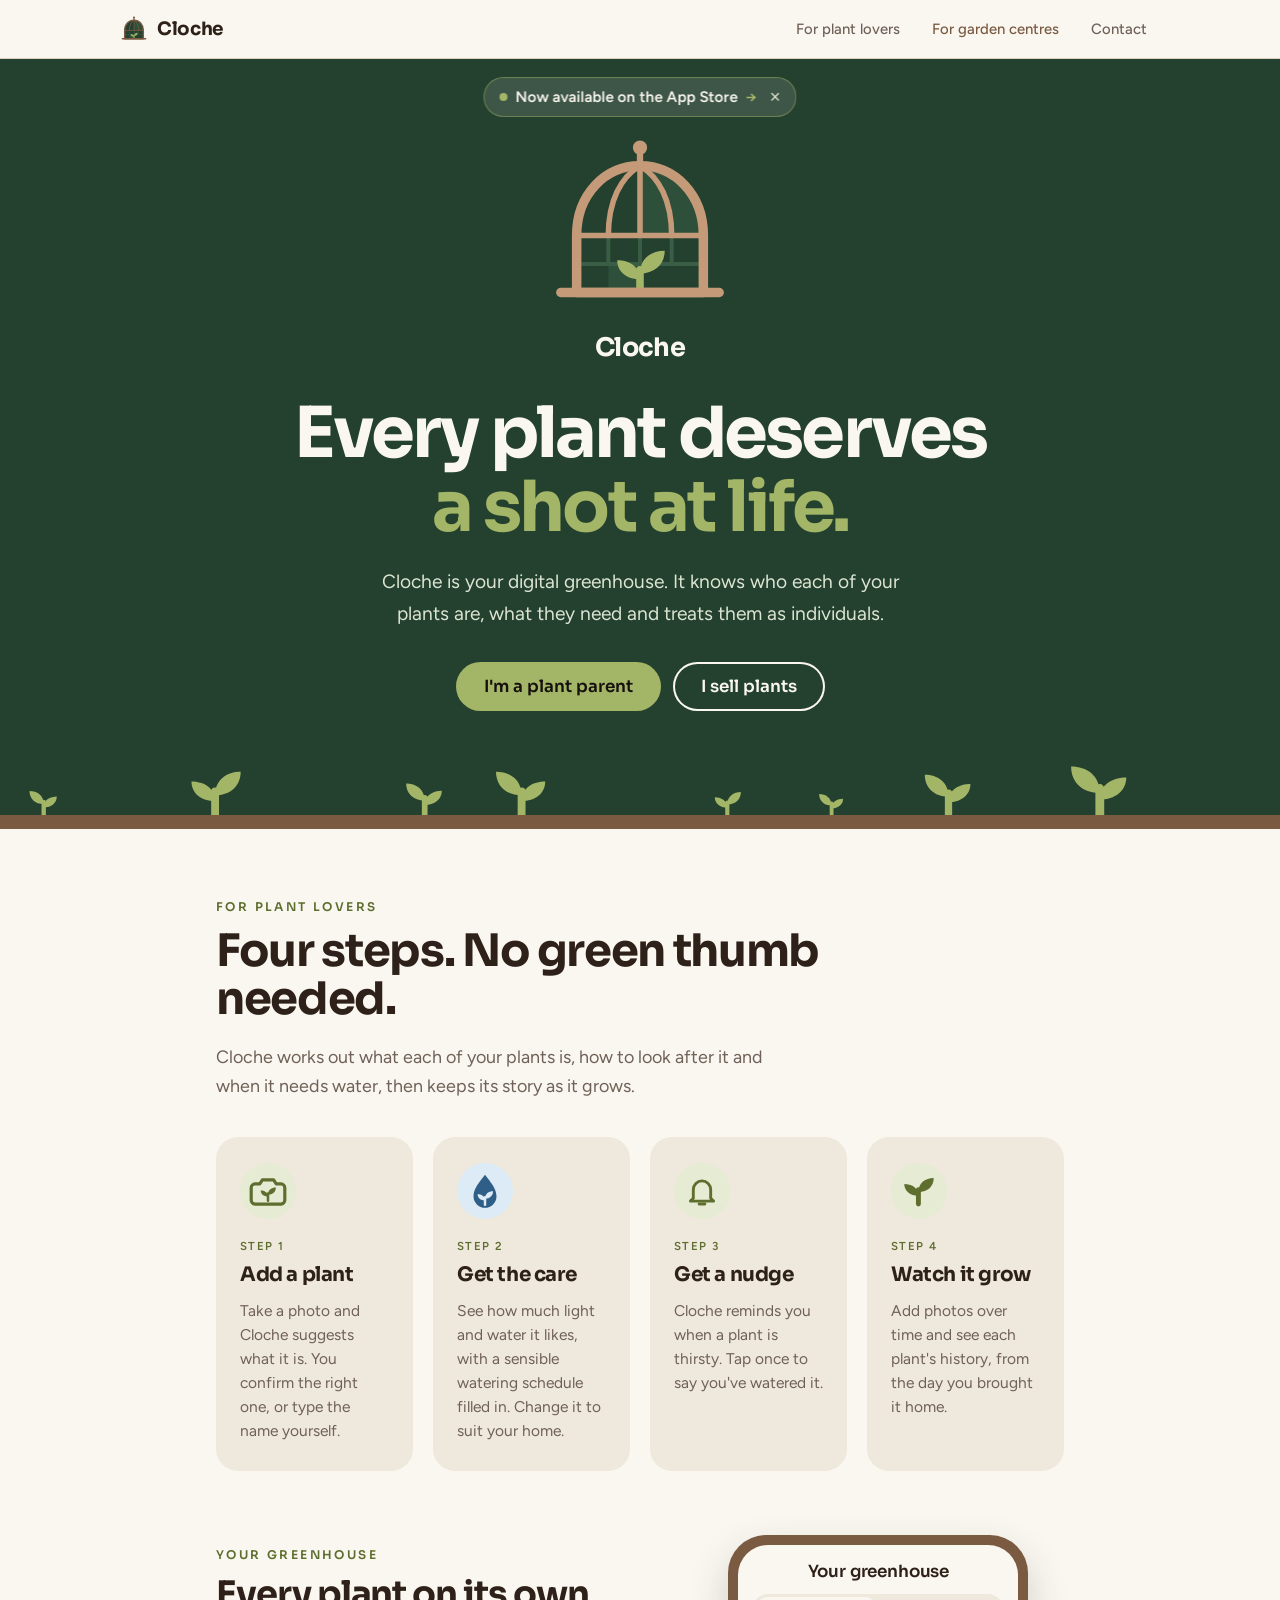
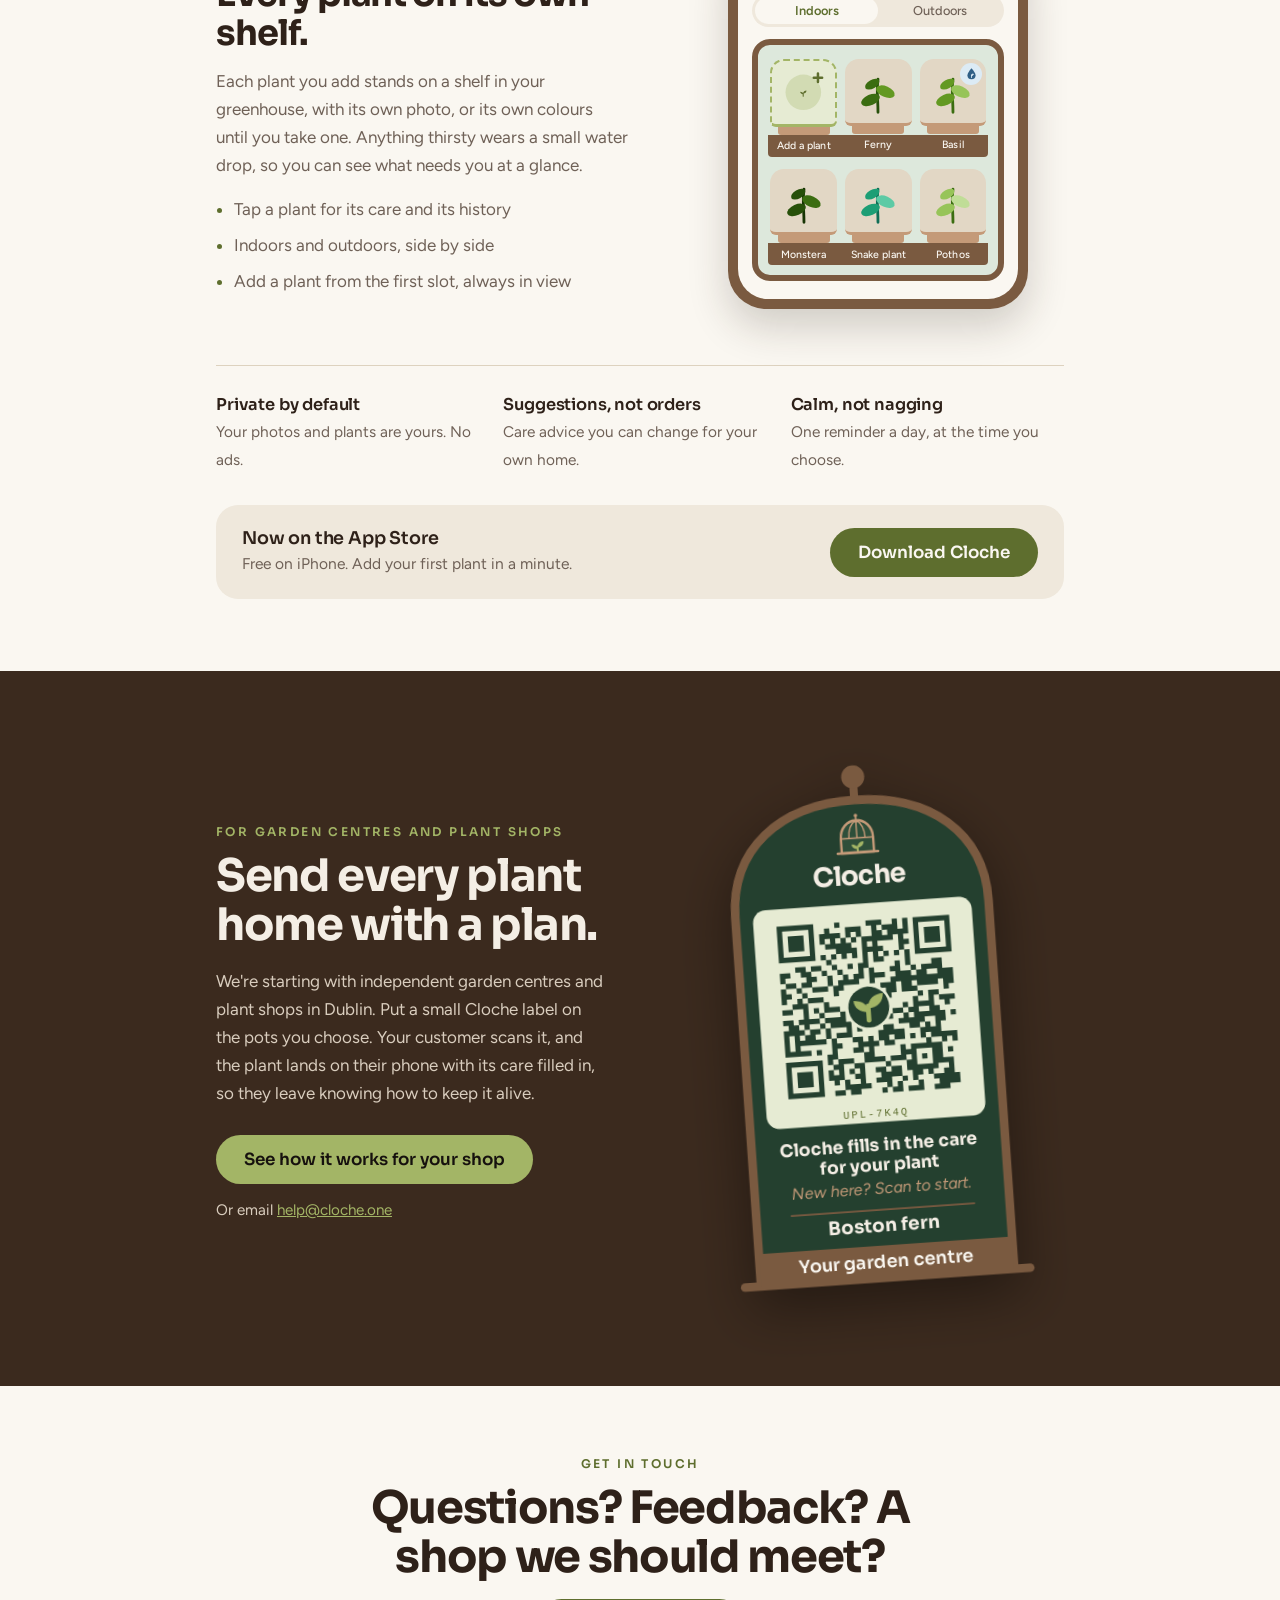
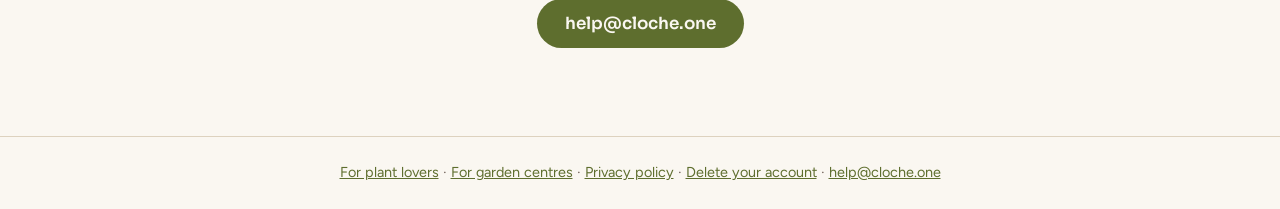
<file: index.html>
<!doctype html>
<html lang="en">
<head>
<meta charset="utf-8">
<meta name="viewport" content="width=device-width, initial-scale=1">
<title>Cloche</title>
<link rel="icon" type="image/svg+xml" href="/favicon.svg" media="(prefers-color-scheme: light)">
<link rel="icon" type="image/svg+xml" href="/favicon-dark.svg" media="(prefers-color-scheme: dark)">
<link rel="apple-touch-icon" href="/apple-touch-icon.png">
<meta name="apple-itunes-app" content="app-id=6822829404">
<link rel="preconnect" href="https://fonts.googleapis.com">
<link rel="preconnect" href="https://fonts.gstatic.com" crossorigin>
<link rel="stylesheet" href="https://fonts.googleapis.com/css2?family=Sora:wght@400;600;700&family=Figtree:ital,wght@0,400;0,500;0,600;1,400&display=swap">
<meta name="description" content="Cloche is a digital greenhouse for your plants: know what each one is, how to look after it, and when it needs water.">
<style>
  :root { --bg:#FAF7F1; --text:#2E2119; --muted:#6F6157; --line:#DDD2BF; --accent:#5E6E2E; --card:#EFE8DC; --glass:#24402F; --walnut:#7A5A40; --walnut-deep:#3B2A1E; --sprout:#A3B566; --linen:#FAF7F1; }
  @media (prefers-color-scheme: dark) {
    :root { --bg:#16110E; --text:#F4EEE5; --muted:#B9AC9E; --line:#3A2F26; --accent:#A3B566; --card:#261E18; --walnut:#C49A78; }
  }
  * { box-sizing:border-box; }
  body { margin:0; min-height:100vh; display:flex; flex-direction:column; background:var(--bg); color:var(--text); font:17px/1.65 "Figtree", system-ui, sans-serif; }
  main { flex:1; }
  h1, h2, h3 { font-family:"Sora", system-ui, sans-serif; margin:0; letter-spacing:-.02em; }
  p { margin:0 0 1rem; }
  a { color:var(--accent); }
  .wrap { max-width:56rem; margin:0 auto; padding:0 24px; }
  /* Hero: greenhouse glass, walnut shelf */
  .hero { background:var(--glass); color:var(--linen); text-align:center; padding:72px 0 0; overflow:hidden; }
  .hero-logo { display:block; margin:0 auto; }
  .hero h1 { font-size:clamp(2.3rem, 8vw, 4.4rem); line-height:1.05; letter-spacing:-.04em; margin:36px auto 0; max-width:none; }
  .hero h1 em { font-style:normal; color:var(--sprout); }
  .hero .lede { font-size:1.2rem; max-width:34rem; margin:22px auto 0; color:#DCE5D2; }
  .hero .brand { font:700 1.6rem/1 "Sora", sans-serif; letter-spacing:-.02em; color:var(--linen); margin-top:14px; }
  .shelf { display:block; width:100%; height:64px; margin-top:40px; }
  .plank { height:14px; background:var(--walnut); }
  /* Sections */
  section { padding:72px 0; }
  .eyebrow { font:600 .75rem/1 "Sora", sans-serif; letter-spacing:.2em; text-transform:uppercase; color:var(--accent); margin-bottom:14px; }
  h2 { font-size:clamp(1.9rem, 5vw, 2.8rem); line-height:1.08; letter-spacing:-.03em; margin-bottom:18px; max-width:18ch; }
  .steps { display:grid; gap:20px; grid-template-columns:repeat(auto-fit, minmax(190px, 1fr)); margin:36px 0 0; padding:0; list-style:none; }
  .steps li { background:var(--card); border-radius:22px; padding:26px 24px 28px; display:flex; flex-direction:column; gap:2px; }
  .steps .ico { width:56px; height:56px; margin-bottom:16px; }
  .steps .ico svg { width:56px; height:56px; }
  .steps .w-dark { display:none; }
  @media (prefers-color-scheme: dark) { .steps .w-light { display:none; } .steps .w-dark { display:block; } }
  .steps .n { font-size:.72rem; letter-spacing:.12em; text-transform:uppercase; font-weight:600; color:var(--accent); }
  .steps h3 { font-size:1.25rem; margin-bottom:6px; }
  .steps p { margin:0; color:var(--muted); font-size:.97rem; line-height:1.55; }
  /* Demo video: framed like a pane of the greenhouse */
  .watch h2 { max-width:22ch; }
  .frame { margin-top:32px; border-radius:22px; overflow:hidden; background:var(--glass); border:6px solid var(--walnut); box-shadow:0 24px 56px rgba(46,33,25,.18); aspect-ratio:16/9; }
  .frame video { display:block; width:100%; height:100%; object-fit:cover; background:var(--glass); }
  /* Shops: walnut band with a pot label */
  .shops { background:var(--walnut-deep); color:#F4EEE5; }
  .shops .eyebrow { color:var(--sprout); }
  .shops .cols { display:grid; gap:56px 72px; grid-template-columns:repeat(auto-fit, minmax(300px, 1fr)); align-items:center; }
  .shops { padding:88px 0 96px; }
  .shops p { color:#D9CDBE; }
  .shops a { color:var(--sprout); }
  .shops .btn { background:var(--sprout); color:#16110E; }
  .shops .actions { margin:28px 0 14px; }
  .shops .or { font-size:.95rem; margin:0; }
  .label { justify-self:center; transform:rotate(-4deg); filter:drop-shadow(0 18px 28px rgba(0,0,0,.4)); }
  .sticker { display:block; width:min(80vw, 300px); height:auto; }
  /* Contact */
  .contact { text-align:center; }
  .contact h2 { margin-inline:auto; }
  .btn { display:inline-block; background:var(--accent); color:var(--bg); font:600 1.05rem "Sora", sans-serif; padding:14px 28px; border-radius:999px; text-decoration:none; }
  footer { padding:24px; text-align:center; font-size:.9rem; color:var(--muted); border-top:1px solid var(--line); }
  /* Top bar: the two sides of Cloche */
  html { scroll-behavior:smooth; scroll-padding-top:72px; }
  @media (prefers-reduced-motion: reduce) { html { scroll-behavior:auto; } }
  .topnav { position:sticky; top:0; z-index:10; background:color-mix(in srgb, var(--bg) 90%, transparent); -webkit-backdrop-filter:blur(10px); backdrop-filter:blur(10px); border-bottom:1px solid var(--line); }
  .topnav .bar { max-width:68rem; margin:0 auto; padding:0 24px; height:58px; display:flex; align-items:center; gap:6px; }
  .topnav .mark { display:flex; align-items:center; gap:9px; font:700 1.15rem/1 "Sora", sans-serif; letter-spacing:-.02em; color:var(--text); text-decoration:none; margin-right:auto; }
  .topnav .mark svg { width:28px; height:28px; }
  .topnav .m-dark { display:none; }
  @media (prefers-color-scheme: dark) { .topnav .m-light { display:none; } .topnav .m-dark { display:block; } }
  .topnav a.nav { color:var(--muted); text-decoration:none; font:500 .93rem "Figtree", sans-serif; padding:8px 13px; border-radius:999px; white-space:nowrap; }
  .topnav a.nav:hover { background:var(--card); color:var(--text); }
  .topnav a.nav.here { color:var(--text); background:var(--card); }
  .topnav a.nav.shop { color:var(--walnut); }
  @media (max-width: 560px) { .topnav .bar { padding:0 14px; } .topnav .mark span { display:none; } .topnav a.nav { padding:8px 10px; font-size:.88rem; } .topnav a.nav.contact { display:none; } }
  /* Two ways in, under the hero */
  .doors { display:flex; gap:12px; justify-content:center; flex-wrap:wrap; margin:32px 0 0; }
  .hero .btn { background:var(--sprout); color:#16110E; }
  .btn.ghost { background:transparent; color:inherit; box-shadow:inset 0 0 0 2px currentColor; }
  .hero .btn.ghost { color:var(--linen); background:transparent; }
  /* The greenhouse, drawn as the app draws it */
  :root { --glass-tint:#DDE8DC; --shelf-top:#C49A78; --shelf-front:#7A5A40; --plinth:#C49A78; --on-shelf:#FAF7F1; --drawing:#E2D7C5; --water-disc:#DCEBF5; --water-glyph:#2F5F86; --frame:#7A5A40; }
  @media (prefers-color-scheme: dark) { :root { --glass-tint:#1B2B21; --shelf-top:#B58E6B; --shelf-front:#5E4531; --plinth:#A57F5C; --on-shelf:#F4EEE5; --drawing:#4A4036; --water-disc:#9CC4E4; --water-glyph:#1E2F3B; --frame:#C49A78; } }
  .gh { display:grid; gap:40px 64px; grid-template-columns:minmax(0,1fr); align-items:center; margin-top:64px; }
  @media (min-width: 860px) { .gh { grid-template-columns:minmax(0,1fr) minmax(0,.9fr); } }
  .gh h3 { font-size:clamp(1.6rem, 4vw, 2.2rem); line-height:1.1; letter-spacing:-.03em; margin-bottom:14px; }
  .gh p { color:var(--muted); max-width:32rem; }
  .gh ul { margin:0; padding-left:1.15rem; display:flex; flex-direction:column; gap:8px; color:var(--muted); }
  .gh li::marker { color:var(--accent); }
  .ghmock { display:flex; justify-content:center; }
  .gh .phone { width:min(100%, 300px); border-radius:38px; padding:10px; background:var(--frame); box-shadow:0 18px 40px rgba(46,33,25,.2); }
  .gh .screen { background:var(--bg); border-radius:30px; padding:16px 14px 18px; display:flex; flex-direction:column; gap:12px; }
  .gh .ttl { font:600 1.05rem "Sora", sans-serif; text-align:center; letter-spacing:-.01em; }
  .gh .seg { display:flex; background:var(--card); border-radius:999px; padding:3px; font:500 .8rem "Figtree", sans-serif; color:var(--muted); }
  .gh .seg span { flex:1; text-align:center; padding:6px 0; border-radius:999px; }
  .gh .seg .on { background:var(--bg); color:var(--accent); font-weight:600; }
  .frame3 { background:var(--glass-tint); border:6px solid var(--frame); border-radius:18px; padding:14px 10px 10px; display:flex; flex-direction:column; gap:12px; }
  .shelfrow { display:grid; grid-template-columns:repeat(3, 1fr); gap:0 8px; padding:0 2px 0; background:linear-gradient(var(--shelf-front), var(--shelf-front)) bottom/100% 22px no-repeat; border-radius:4px; }
  .slot { display:flex; flex-direction:column; align-items:center; min-width:0; }
  .tile { position:relative; width:100%; aspect-ratio:1; border-radius:14px 14px 6px 6px; background:var(--drawing); border-bottom:3px solid var(--shelf-top); display:grid; place-items:center; }
  .tile .pl { width:78%; height:78%; }
  .tile.ghost { background:#E6EBD3; border:2px dashed #A3B566; border-bottom:3px solid #A3B566; }
  .tile.ghost svg { width:100%; height:100%; }
  @media (prefers-color-scheme: dark) { .tile.ghost { background:#2C331C; } .tile .pl { filter:brightness(1.75) saturate(.95); } }
  .tile .drop { position:absolute; top:4px; right:4px; width:22px; height:22px; border-radius:50%; background:var(--water-disc); display:grid; place-items:center; }
  .tile .drop svg { width:13px; height:13px; }
  .plinth { width:78%; height:8px; background:var(--plinth); border-radius:0 0 3px 3px; }
  .nm { height:22px; display:flex; align-items:center; font:500 .66rem "Figtree", sans-serif; color:var(--on-shelf); letter-spacing:.01em; white-space:nowrap; }
  .vals { margin-top:56px; display:grid; gap:14px; grid-template-columns:repeat(auto-fit, minmax(210px, 1fr)); border-top:1px solid var(--line); padding-top:28px; }
  .vals strong { display:block; font:600 1.02rem "Sora", sans-serif; letter-spacing:-.01em; margin-bottom:2px; }
  .vals span { color:var(--muted); font-size:.96rem; }
  /* Plant lovers */
  .lead { font-size:1.12rem; color:var(--muted); max-width:36rem; margin:0 0 4px; }
  .soon { margin-top:32px; background:var(--card); border-radius:22px; padding:22px 26px; display:flex; flex-wrap:wrap; gap:14px 28px; align-items:center; justify-content:space-between; }
  .soon strong { display:block; font:600 1.1rem "Sora", sans-serif; letter-spacing:-.01em; }
  .soon span { color:var(--muted); font-size:.97rem; }
  /* "Now available" pop-up that slides down at the top of the hero */
  .hero { position:relative; }
  .launch { position:absolute; top:18px; left:50%; z-index:2; display:flex; align-items:center; gap:4px; padding:5px 6px 5px 16px; border-radius:999px; background:rgba(250,247,241,.12); box-shadow:inset 0 0 0 1px rgba(163,181,102,.45); backdrop-filter:blur(6px); transform:translate(-50%, -140%); opacity:0; transition:transform .6s cubic-bezier(.2,.9,.3,1.15), opacity .4s ease; white-space:nowrap; }
  .launch.in { transform:translate(-50%, 0); opacity:1; }
  .launch a { color:var(--linen); text-decoration:none; font:600 .95rem "Figtree", sans-serif; display:flex; align-items:center; gap:8px; }
  .launch a b { color:var(--sprout); font-weight:600; }
  .launch .dot { width:8px; height:8px; border-radius:50%; background:var(--sprout); box-shadow:0 0 0 0 rgba(163,181,102,.6); animation:pulse 2.4s ease-out infinite; }
  .launch button { border:0; background:none; color:#DCE5D2; font-size:1.15rem; line-height:1; width:30px; height:30px; border-radius:50%; cursor:pointer; }
  .launch button:hover { background:rgba(250,247,241,.12); }
  @keyframes pulse { 0% { box-shadow:0 0 0 0 rgba(163,181,102,.6); } 70%,100% { box-shadow:0 0 0 8px rgba(163,181,102,0); } }
  @media (prefers-reduced-motion: reduce) { .launch { transition:opacity .3s ease; transform:translate(-50%, 0); } .launch .dot { animation:none; } }
</style>
</head>
<body>
<nav class="topnav" aria-label="Main"><div class="bar"><a class="mark" href="/"><svg class="m-light" viewBox="0 0 120 120" aria-hidden="true"><path d="M20 102 V66 C20 40 38 22 60 22 C82 22 100 40 100 66 V102 Z" fill="#24402F"/><path d="M60 22 C82 22 100 40 100 66 H60 Z" fill="#2E4F3A"/><path d="M40 84 H60 V102 H40 Z" fill="#2E4F3A"/><path d="M20 84 H100 M40 66 V84 M60 66 V84 M80 66 V84" stroke="#3A5E45" stroke-width="2.5" fill="none"/><path d="M60 102 V87.6" stroke="#A3B566" stroke-width="4.8" stroke-linecap="round" fill="none"/><path d="M60 90 C60 80.4 67.2 75.6 75.6 75.6 C75.6 84 69.6 90 60 90 Z M60 93.6 C60 85.2 52.8 81.6 45.6 81.6 C45.6 88.8 51.6 93.6 60 93.6 Z" fill="#A3B566"/><g fill="none" stroke="#7A5A40" stroke-linecap="round" stroke-linejoin="round"><path d="M20 66 H100 M40 66 C40 44 48 29 60 22 M80 66 C80 44 72 29 60 22 M60 22 V66" stroke-width="3.5"/><path d="M20 102 V66 C20 40 38 22 60 22 C82 22 100 40 100 66 V102 Z" stroke-width="6"/><path d="M60 22 V13" stroke-width="4"/><path d="M10 102 H110" stroke-width="6"/></g><circle cx="60" cy="10.5" r="4.5" fill="#7A5A40"/></svg><svg class="m-dark" viewBox="0 0 120 120" aria-hidden="true"><path d="M20 102 V66 C20 40 38 22 60 22 C82 22 100 40 100 66 V102 Z" fill="#24402F"/><path d="M60 22 C82 22 100 40 100 66 H60 Z" fill="#2E4F3A"/><path d="M40 84 H60 V102 H40 Z" fill="#2E4F3A"/><path d="M20 84 H100 M40 66 V84 M60 66 V84 M80 66 V84" stroke="#3A5E45" stroke-width="2.5" fill="none"/><path d="M60 102 V87.6" stroke="#A3B566" stroke-width="4.8" stroke-linecap="round" fill="none"/><path d="M60 90 C60 80.4 67.2 75.6 75.6 75.6 C75.6 84 69.6 90 60 90 Z M60 93.6 C60 85.2 52.8 81.6 45.6 81.6 C45.6 88.8 51.6 93.6 60 93.6 Z" fill="#A3B566"/><g fill="none" stroke="#C49A78" stroke-linecap="round" stroke-linejoin="round"><path d="M20 66 H100 M40 66 C40 44 48 29 60 22 M80 66 C80 44 72 29 60 22 M60 22 V66" stroke-width="3.5"/><path d="M20 102 V66 C20 40 38 22 60 22 C82 22 100 40 100 66 V102 Z" stroke-width="6"/><path d="M60 22 V13" stroke-width="4"/><path d="M10 102 H110" stroke-width="6"/></g><circle cx="60" cy="10.5" r="4.5" fill="#C49A78"/></svg><span>Cloche</span></a><a class="nav " href="/#plants">For plant lovers</a><a class="nav shop" href="/garden-centres/">For garden centres</a><a class="nav contact" href="/#contact">Contact</a></div></nav>
<main>
<header class="hero">
  <div class="launch" id="launch" role="status">
    <a href="https://apps.apple.com/app/cloche/id6822829404"><span class="dot" aria-hidden="true"></span>Now available on the App Store <b aria-hidden="true">&rarr;</b></a>
    <button type="button" aria-label="Dismiss">&times;</button>
  </div>
  <div class="wrap">
    <svg class="hero-logo" width="190" height="190" role="img" aria-label="Cloche" xmlns="http://www.w3.org/2000/svg" viewBox="0 0 120 120" role="img" aria-label="Cloche logo for dark grounds"><path d="M20 102 V66 C20 40 38 22 60 22 C82 22 100 40 100 66 V102 Z" fill="#24402F"/><path d="M60 22 C82 22 100 40 100 66 H60 Z" fill="#2E4F3A"/><path d="M40 84 H60 V102 H40 Z" fill="#2E4F3A"/><path d="M20 84 H100 M40 66 V84 M60 66 V84 M80 66 V84" stroke="#3A5E45" stroke-width="2.5" fill="none"/><path d="M60 102 V87.6" stroke="#A3B566" stroke-width="4.8" stroke-linecap="round" fill="none"/><path d="M60 90 C60 80.4 67.2 75.6 75.6 75.6 C75.6 84 69.6 90 60 90 Z M60 93.6 C60 85.2 52.8 81.6 45.6 81.6 C45.6 88.8 51.6 93.6 60 93.6 Z" fill="#A3B566"/><g fill="none" stroke="#C49A78" stroke-linecap="round" stroke-linejoin="round"><path d="M20 66 H100 M40 66 C40 44 48 29 60 22 M80 66 C80 44 72 29 60 22 M60 22 V66" stroke-width="3.5"/><path d="M20 102 V66 C20 40 38 22 60 22 C82 22 100 40 100 66 V102 Z" stroke-width="6"/><path d="M60 22 V13" stroke-width="4"/><path d="M10 102 H110" stroke-width="6"/></g><circle cx="60" cy="10.5" r="4.5" fill="#C49A78"/></svg>
    <div class="brand">Cloche</div>
    <h1>Every plant deserves<br><em>a shot at life.</em></h1>
    <p class="lede">Cloche is your digital greenhouse. It knows who each of your plants are, what they need and treats them as individuals.</p>
    <div class="doors">
      <a class="btn" href="#plants">I'm a plant parent</a>
      <a class="btn ghost" href="#shops">I sell plants</a>
    </div>
  </div>
  <svg class="shelf" id="shelf" aria-hidden="true"></svg>
  <div class="plank"></div>
</header>

<section id="plants">
  <div class="wrap">
    <div class="eyebrow">For plant lovers</div>
    <h2>Four steps. No green thumb needed.</h2>
    <p class="lead">Cloche works out what each of your plants is, how to look after it and when it needs water, then keeps its story as it grows.</p>
  <ol class="steps">
    <li><span class="ico water"><svg class="w-light" xmlns="http://www.w3.org/2000/svg" viewBox="0 0 24 24" width="52" height="52" aria-hidden="true"><circle cx="12" cy="12" r="12" fill="#E6EBD3"/><g transform="translate(12 12) scale(0.8) translate(-12 -12)"><path d="M5 8.2 H7.6 L9 6 H15 L16.4 8.2 H19 a2 2 0 0 1 2 2 V17 a2 2 0 0 1 -2 2 H5 a2 2 0 0 1 -2 -2 V10.2 a2 2 0 0 1 2 -2 Z" fill="none" stroke="#5E6E2E" stroke-width="1.7" stroke-linejoin="round" stroke-linecap="round"/><g transform="translate(12 17.2) scale(0.27) translate(-60 -102)"><path d="M60 102 V87.6" stroke="#5E6E2E" stroke-width="5" stroke-linecap="round" fill="none"/><path d="M60 90 C60 80.4 67.2 75.6 75.6 75.6 C75.6 84 69.6 90 60 90 Z M60 93.6 C60 85.2 52.8 81.6 45.6 81.6 C45.6 88.8 51.6 93.6 60 93.6 Z" fill="#5E6E2E"/></g></g></svg><svg class="w-dark" xmlns="http://www.w3.org/2000/svg" viewBox="0 0 24 24" width="52" height="52" aria-hidden="true"><circle cx="12" cy="12" r="12" fill="#2C331C"/><g transform="translate(12 12) scale(0.8) translate(-12 -12)"><path d="M5 8.2 H7.6 L9 6 H15 L16.4 8.2 H19 a2 2 0 0 1 2 2 V17 a2 2 0 0 1 -2 2 H5 a2 2 0 0 1 -2 -2 V10.2 a2 2 0 0 1 2 -2 Z" fill="none" stroke="#A3B566" stroke-width="1.7" stroke-linejoin="round" stroke-linecap="round"/><g transform="translate(12 17.2) scale(0.27) translate(-60 -102)"><path d="M60 102 V87.6" stroke="#A3B566" stroke-width="5" stroke-linecap="round" fill="none"/><path d="M60 90 C60 80.4 67.2 75.6 75.6 75.6 C75.6 84 69.6 90 60 90 Z M60 93.6 C60 85.2 52.8 81.6 45.6 81.6 C45.6 88.8 51.6 93.6 60 93.6 Z" fill="#A3B566"/></g></g></svg></span><span class="n">Step 1</span><h3>Add a plant</h3><p>Take a photo and Cloche suggests what it is. You confirm the right one, or type the name yourself.</p></li>
    <li><span class="ico water"><svg class="w-light" xmlns="http://www.w3.org/2000/svg" viewBox="0 0 24 24" width="52" height="52" aria-hidden="true"><circle cx="12" cy="12" r="12" fill="#DCEBF5"/><g transform="translate(12 12) scale(0.82) translate(-12 -12)"><path d="M12 3.5 C9.4 7 6 10.6 6 14.8 a6 6 0 0 0 12 0 C18 10.6 14.6 7 12 3.5 Z" fill="#2F5F86"/><g transform="translate(12 19.2) scale(0.27) translate(-60 -102)"><path d="M60 102 V87.6" stroke="#DCEBF5" stroke-width="4.8" stroke-linecap="round" fill="none"/><path d="M60 90 C60 80.4 67.2 75.6 75.6 75.6 C75.6 84 69.6 90 60 90 Z M60 93.6 C60 85.2 52.8 81.6 45.6 81.6 C45.6 88.8 51.6 93.6 60 93.6 Z" fill="#DCEBF5"/></g></g></svg><svg class="w-dark" xmlns="http://www.w3.org/2000/svg" viewBox="0 0 24 24" width="52" height="52" aria-hidden="true"><circle cx="12" cy="12" r="12" fill="#1E2F3B"/><g transform="translate(12 12) scale(0.82) translate(-12 -12)"><path d="M12 3.5 C9.4 7 6 10.6 6 14.8 a6 6 0 0 0 12 0 C18 10.6 14.6 7 12 3.5 Z" fill="#9CC4E4"/><g transform="translate(12 19.2) scale(0.27) translate(-60 -102)"><path d="M60 102 V87.6" stroke="#1E2F3B" stroke-width="4.8" stroke-linecap="round" fill="none"/><path d="M60 90 C60 80.4 67.2 75.6 75.6 75.6 C75.6 84 69.6 90 60 90 Z M60 93.6 C60 85.2 52.8 81.6 45.6 81.6 C45.6 88.8 51.6 93.6 60 93.6 Z" fill="#1E2F3B"/></g></g></svg></span><span class="n">Step 2</span><h3>Get the care</h3><p>See how much light and water it likes, with a sensible watering schedule filled in. Change it to suit your home.</p></li>
    <li><span class="ico water"><svg class="w-light" xmlns="http://www.w3.org/2000/svg" viewBox="0 0 24 24" width="52" height="52" aria-hidden="true"><circle cx="12" cy="12" r="12" fill="#E6EBD3"/><g transform="translate(12 12) scale(0.62) translate(-12 -12)" fill="none" stroke="#5E6E2E" stroke-width="2" stroke-linecap="round" stroke-linejoin="round"><path d="M6 17V11a6 6 0 0 1 12 0v6l2 2H4z"/><path d="M10 21h4"/></g></svg><svg class="w-dark" xmlns="http://www.w3.org/2000/svg" viewBox="0 0 24 24" width="52" height="52" aria-hidden="true"><circle cx="12" cy="12" r="12" fill="#2C331C"/><g transform="translate(12 12) scale(0.62) translate(-12 -12)" fill="none" stroke="#A3B566" stroke-width="2" stroke-linecap="round" stroke-linejoin="round"><path d="M6 17V11a6 6 0 0 1 12 0v6l2 2H4z"/><path d="M10 21h4"/></g></svg></span><span class="n">Step 3</span><h3>Get a nudge</h3><p>Cloche reminds you when a plant is thirsty. Tap once to say you've watered it.</p></li>
    <li><span class="ico water"><svg class="w-light" xmlns="http://www.w3.org/2000/svg" viewBox="0 0 24 24" width="52" height="52" aria-hidden="true"><circle cx="12" cy="12" r="12" fill="#E6EBD3"/><g transform="translate(12 12) scale(0.42) translate(-60.6 -88.8)"><path d="M60 102 V87.6" stroke="#5E6E2E" stroke-width="5" stroke-linecap="round" fill="none"/><path d="M60 90 C60 80.4 67.2 75.6 75.6 75.6 C75.6 84 69.6 90 60 90 Z M60 93.6 C60 85.2 52.8 81.6 45.6 81.6 C45.6 88.8 51.6 93.6 60 93.6 Z" fill="#5E6E2E"/></g></svg><svg class="w-dark" xmlns="http://www.w3.org/2000/svg" viewBox="0 0 24 24" width="52" height="52" aria-hidden="true"><circle cx="12" cy="12" r="12" fill="#2C331C"/><g transform="translate(12 12) scale(0.42) translate(-60.6 -88.8)"><path d="M60 102 V87.6" stroke="#A3B566" stroke-width="5" stroke-linecap="round" fill="none"/><path d="M60 90 C60 80.4 67.2 75.6 75.6 75.6 C75.6 84 69.6 90 60 90 Z M60 93.6 C60 85.2 52.8 81.6 45.6 81.6 C45.6 88.8 51.6 93.6 60 93.6 Z" fill="#A3B566"/></g></svg></span><span class="n">Step 4</span><h3>Watch it grow</h3><p>Add photos over time and see each plant's history, from the day you brought it home.</p></li>
  </ol>
    <div class="gh">
      <div class="ghtext">
        <div class="eyebrow">Your greenhouse</div>
        <h3>Every plant on its own shelf.</h3>
        <p>Each plant you add stands on a shelf in your greenhouse, with its own photo, or its own colours until you take one. Anything thirsty wears a small water drop, so you can see what needs you at a glance.</p>
        <ul>
          <li>Tap a plant for its care and its history</li>
          <li>Indoors and outdoors, side by side</li>
          <li>Add a plant from the first slot, always in view</li>
        </ul>
      </div>
      <div class="ghmock" role="img" aria-label="The Cloche greenhouse: six plants on two walnut shelves behind glass, with a water drop on a thirsty basil">
        <div class="phone">
          <div class="screen">
            <div class="ttl">Your greenhouse</div>
            <div class="seg"><span class="on">Indoors</span><span>Outdoors</span></div>
            <div class="frame3">
              <div class="shelfrow"><div class="slot addslot"><span class="tile ghost"><svg viewBox="0 0 60 60" aria-hidden="true"><circle cx="30" cy="30" r="17" fill="#A3B566" fill-opacity=".3"/><g transform="translate(30 31) scale(0.2) translate(-60.6 -88.8)"><path d="M60 102 V87.6" stroke="#5E6E2E" stroke-width="5" stroke-linecap="round" fill="none"/><path d="M60 90 C60 80.4 67.2 75.6 75.6 75.6 C75.6 84 69.6 90 60 90 Z M60 93.6 C60 85.2 52.8 81.6 45.6 81.6 C45.6 88.8 51.6 93.6 60 93.6 Z" fill="#5E6E2E"/></g><path d="M44 12 v8 M40 16 h8" stroke="#5E6E2E" stroke-width="2.4" stroke-linecap="round"/></svg></span><span class="plinth"></span><span class="nm">Add a plant</span></div><div class="slot "><span class="tile"><svg class="pl" viewBox="0 0 60 60" fill="none" aria-hidden="true" style="--a:#27500A;--b:#3B6D11;--c:#639922"><path d="M30 56 C30 40 28 30 30 16" stroke="var(--a)" stroke-width="3.4" stroke-linecap="round"/><ellipse cx="21" cy="41" rx="12" ry="6.4" transform="rotate(-24 21 41)" fill="var(--b)"/><ellipse cx="39" cy="31" rx="12" ry="6.4" transform="rotate(24 39 31)" fill="var(--c)"/><ellipse cx="23" cy="22" rx="9.5" ry="5.2" transform="rotate(-30 23 22)" fill="var(--b)"/></svg></span><span class="plinth"></span><span class="nm">Ferny</span></div><div class="slot "><span class="tile"><svg class="pl" viewBox="0 0 60 60" fill="none" aria-hidden="true" style="--a:#3B6D11;--b:#639922;--c:#97C459"><path d="M30 56 C30 40 28 30 30 16" stroke="var(--a)" stroke-width="3.4" stroke-linecap="round"/><ellipse cx="21" cy="41" rx="12" ry="6.4" transform="rotate(-24 21 41)" fill="var(--b)"/><ellipse cx="39" cy="31" rx="12" ry="6.4" transform="rotate(24 39 31)" fill="var(--c)"/><ellipse cx="23" cy="22" rx="9.5" ry="5.2" transform="rotate(-30 23 22)" fill="var(--b)"/></svg><span class="drop"><svg viewBox="0 0 16 16" aria-hidden="true"><path d="M8 1.5 C8 1.5 3 7 3 10 a5 5 0 0 0 10 0 C13 7 8 1.5 8 1.5 Z" fill="var(--water-glyph)"/><path d="M8 13 V9.6 M8 10.6 C8 9.2 9 8.6 10.2 8.6 C10.2 9.8 9.4 10.6 8 10.6 Z" stroke="var(--water-disc)" stroke-width="1" fill="var(--water-disc)" stroke-linecap="round"/></svg></span></span><span class="plinth"></span><span class="nm">Basil</span></div></div>
              <div class="shelfrow"><div class="slot "><span class="tile"><svg class="pl" viewBox="0 0 60 60" fill="none" aria-hidden="true" style="--a:#173404;--b:#27500A;--c:#3B6D11"><path d="M30 56 C30 40 28 30 30 16" stroke="var(--a)" stroke-width="3.4" stroke-linecap="round"/><ellipse cx="21" cy="41" rx="12" ry="6.4" transform="rotate(-24 21 41)" fill="var(--b)"/><ellipse cx="39" cy="31" rx="12" ry="6.4" transform="rotate(24 39 31)" fill="var(--c)"/><ellipse cx="23" cy="22" rx="9.5" ry="5.2" transform="rotate(-30 23 22)" fill="var(--b)"/></svg></span><span class="plinth"></span><span class="nm">Monstera</span></div><div class="slot "><span class="tile"><svg class="pl" viewBox="0 0 60 60" fill="none" aria-hidden="true" style="--a:#0F6E56;--b:#1D9E75;--c:#5DCAA5"><path d="M30 56 C30 40 28 30 30 16" stroke="var(--a)" stroke-width="3.4" stroke-linecap="round"/><ellipse cx="21" cy="41" rx="12" ry="6.4" transform="rotate(-24 21 41)" fill="var(--b)"/><ellipse cx="39" cy="31" rx="12" ry="6.4" transform="rotate(24 39 31)" fill="var(--c)"/><ellipse cx="23" cy="22" rx="9.5" ry="5.2" transform="rotate(-30 23 22)" fill="var(--b)"/></svg></span><span class="plinth"></span><span class="nm">Snake plant</span></div><div class="slot "><span class="tile"><svg class="pl" viewBox="0 0 60 60" fill="none" aria-hidden="true" style="--a:#3B6D11;--b:#97C459;--c:#C0DD97"><path d="M30 56 C30 40 28 30 30 16" stroke="var(--a)" stroke-width="3.4" stroke-linecap="round"/><ellipse cx="21" cy="41" rx="12" ry="6.4" transform="rotate(-24 21 41)" fill="var(--b)"/><ellipse cx="39" cy="31" rx="12" ry="6.4" transform="rotate(24 39 31)" fill="var(--c)"/><ellipse cx="23" cy="22" rx="9.5" ry="5.2" transform="rotate(-30 23 22)" fill="var(--b)"/></svg></span><span class="plinth"></span><span class="nm">Pothos</span></div></div>
            </div>
          </div>
        </div>
      </div>
    </div>
    <div class="vals">
      <div><strong>Private by default</strong><span>Your photos and plants are yours. No ads.</span></div>
      <div><strong>Suggestions, not orders</strong><span>Care advice you can change for your own home.</span></div>
      <div><strong>Calm, not nagging</strong><span>One reminder a day, at the time you choose.</span></div>
    </div>
    <div class="soon">
      <div><strong>Now on the App Store</strong><span>Free on iPhone. Add your first plant in a minute.</span></div>
      <a class="btn" href="https://apps.apple.com/app/cloche/id6822829404">Download Cloche</a>
    </div>
  </div>
</section>

<section class="shops" id="shops">
  <div class="wrap cols">
    <div>
      <div class="eyebrow">For garden centres and plant shops</div>
      <h2>Send every plant home with a plan.</h2>
      <p>We're starting with independent garden centres and plant shops in Dublin. Put a small Cloche label on the pots you choose. Your customer scans it, and the plant lands on their phone with its care filled in, so they leave knowing how to keep it alive.</p>
      <p class="actions"><a class="btn" href="/garden-centres/">See how it works for your shop</a></p>
      <p class="or">Or email <a href="mailto:help@cloche.one">help@cloche.one</a></p>
    </div>
    <div class="label"><svg class="sticker" viewBox="0 0 52.0 92.0" aria-hidden="true">
  <path d="M26.0 7 V5" stroke="#7A5A40" stroke-width="1.4" stroke-linecap="round"/>
  <circle cx="26.0" cy="3" r="2" fill="#7A5A40"/>
  <path d="M4.0 90.0 V26 C4.0 14 13.0 7 26.0 7 C39.0 7 48.0 14 48.0 26 V90.0 Z" fill="#24402F"/>
  <path d="M4.0 90.0 V26 C4.0 14 13.0 7 26.0 7 C39.0 7 48.0 14 48.0 26 V90.0" fill="none" stroke="#7A5A40" stroke-width="1.5" stroke-linejoin="round"/>
  <rect x="0.5" y="89.25" width="51.0" height="1.5" rx="0.75" fill="#7A5A40"/>
  <g transform="translate(22.5 9.4) scale(0.07) translate(-10 -6)"><path d="M20 102 V66 C20 40 38 22 60 22 C82 22 100 40 100 66 V102 Z" fill="#2E4F3A"/><path d="M60 102 V87.6" stroke="#A3B566" stroke-width="4.8" stroke-linecap="round" fill="none"/><path d="M60 90 C60 80.4 67.2 75.6 75.6 75.6 C75.6 84 69.6 90 60 90 Z M60 93.6 C60 85.2 52.8 81.6 45.6 81.6 C45.6 88.8 51.6 93.6 60 93.6 Z" fill="#A3B566"/><g fill="none" stroke="#C49A78" stroke-linecap="round" stroke-linejoin="round"><path d="M20 66 H100 M40 66 C40 44 48 29 60 22 M80 66 C80 44 72 29 60 22 M60 22 V66" stroke-width="3.5"/><path d="M20 102 V66 C20 40 38 22 60 22 C82 22 100 40 100 66 V102 Z" stroke-width="6"/><path d="M60 22 V13" stroke-width="4"/><path d="M10 102 H110" stroke-width="6"/></g><circle cx="60" cy="10.5" r="4.5" fill="#C49A78"/></g>
  <text x="26.0" y="21.7" text-anchor="middle" font-size="4.6" font-weight="700" letter-spacing="-0.1" fill="#F4EEE5" font-family="Sora, Avenir Next, Helvetica, Arial, sans-serif">Cloche</text>
  <rect x="7.0" y="25.0" width="38.0" height="38.0" rx="2.2" fill="#E6EBD3"/>
  <text x="26.0" y="62.0" text-anchor="middle" font-size="1.8" font-weight="500" letter-spacing="0.35" fill="#5E6E2E" font-family="JetBrains Mono, Menlo, Courier New, monospace">UPL-7K4Q</text>
  <path d="M11.000 28.000h6.364v0.909h-6.364zM21.000 28.000h0.909v0.909h-0.909zM26.455 28.000h2.727v0.909h-2.727zM31.000 28.000h0.909v0.909h-0.909zM32.818 28.000h0.909v0.909h-0.909zM34.636 28.000h6.364v0.909h-6.364zM11.000 28.909h0.909v0.909h-0.909zM16.455 28.909h0.909v0.909h-0.909zM19.182 28.909h0.909v0.909h-0.909zM22.818 28.909h2.727v0.909h-2.727zM27.364 28.909h0.909v0.909h-0.909zM29.182 28.909h2.727v0.909h-2.727zM32.818 28.909h0.909v0.909h-0.909zM34.636 28.909h0.909v0.909h-0.909zM40.091 28.909h0.909v0.909h-0.909zM11.000 29.818h0.909v0.909h-0.909zM12.818 29.818h2.727v0.909h-2.727zM16.455 29.818h0.909v0.909h-0.909zM18.273 29.818h3.636v0.909h-3.636zM22.818 29.818h0.909v0.909h-0.909zM24.636 29.818h0.909v0.909h-0.909zM27.364 29.818h1.818v0.909h-1.818zM30.091 29.818h3.636v0.909h-3.636zM34.636 29.818h0.909v0.909h-0.909zM36.455 29.818h2.727v0.909h-2.727zM40.091 29.818h0.909v0.909h-0.909zM11.000 30.727h0.909v0.909h-0.909zM12.818 30.727h2.727v0.909h-2.727zM16.455 30.727h0.909v0.909h-0.909zM18.273 30.727h0.909v0.909h-0.909zM20.091 30.727h0.909v0.909h-0.909zM21.909 30.727h0.909v0.909h-0.909zM23.727 30.727h0.909v0.909h-0.909zM25.545 30.727h5.455v0.909h-5.455zM31.909 30.727h0.909v0.909h-0.909zM34.636 30.727h0.909v0.909h-0.909zM36.455 30.727h2.727v0.909h-2.727zM40.091 30.727h0.909v0.909h-0.909zM11.000 31.636h0.909v0.909h-0.909zM12.818 31.636h2.727v0.909h-2.727zM16.455 31.636h0.909v0.909h-0.909zM19.182 31.636h4.545v0.909h-4.545zM25.545 31.636h0.909v0.909h-0.909zM27.364 31.636h0.909v0.909h-0.909zM31.909 31.636h1.818v0.909h-1.818zM34.636 31.636h0.909v0.909h-0.909zM36.455 31.636h2.727v0.909h-2.727zM40.091 31.636h0.909v0.909h-0.909zM11.000 32.545h0.909v0.909h-0.909zM16.455 32.545h0.909v0.909h-0.909zM21.000 32.545h3.636v0.909h-3.636zM25.545 32.545h3.636v0.909h-3.636zM31.909 32.545h0.909v0.909h-0.909zM34.636 32.545h0.909v0.909h-0.909zM40.091 32.545h0.909v0.909h-0.909zM11.000 33.455h6.364v0.909h-6.364zM18.273 33.455h0.909v0.909h-0.909zM20.091 33.455h0.909v0.909h-0.909zM21.909 33.455h0.909v0.909h-0.909zM23.727 33.455h0.909v0.909h-0.909zM25.545 33.455h0.909v0.909h-0.909zM27.364 33.455h0.909v0.909h-0.909zM29.182 33.455h0.909v0.909h-0.909zM31.000 33.455h0.909v0.909h-0.909zM32.818 33.455h0.909v0.909h-0.909zM34.636 33.455h6.364v0.909h-6.364zM19.182 34.364h0.909v0.909h-0.909zM25.545 34.364h0.909v0.909h-0.909zM27.364 34.364h1.818v0.909h-1.818zM32.818 34.364h0.909v0.909h-0.909zM13.727 35.273h1.818v0.909h-1.818zM16.455 35.273h1.818v0.909h-1.818zM20.091 35.273h0.909v0.909h-0.909zM22.818 35.273h0.909v0.909h-0.909zM24.636 35.273h1.818v0.909h-1.818zM31.000 35.273h0.909v0.909h-0.909zM32.818 35.273h0.909v0.909h-0.909zM37.364 35.273h1.818v0.909h-1.818zM11.000 36.182h1.818v0.909h-1.818zM14.636 36.182h1.818v0.909h-1.818zM18.273 36.182h0.909v0.909h-0.909zM21.000 36.182h0.909v0.909h-0.909zM24.636 36.182h0.909v0.909h-0.909zM26.455 36.182h0.909v0.909h-0.909zM30.091 36.182h1.818v0.909h-1.818zM33.727 36.182h0.909v0.909h-0.909zM35.545 36.182h3.636v0.909h-3.636zM11.000 37.091h0.909v0.909h-0.909zM15.545 37.091h1.818v0.909h-1.818zM19.182 37.091h0.909v0.909h-0.909zM21.909 37.091h0.909v0.909h-0.909zM23.727 37.091h1.818v0.909h-1.818zM26.455 37.091h2.727v0.909h-2.727zM31.000 37.091h2.727v0.909h-2.727zM34.636 37.091h1.818v0.909h-1.818zM38.273 37.091h2.727v0.909h-2.727zM11.909 38.000h1.818v0.909h-1.818zM14.636 38.000h1.818v0.909h-1.818zM19.182 38.000h0.909v0.909h-0.909zM21.000 38.000h3.636v0.909h-3.636zM26.455 38.000h0.909v0.909h-0.909zM30.091 38.000h10.909v0.909h-10.909zM11.000 38.909h0.909v0.909h-0.909zM13.727 38.909h0.909v0.909h-0.909zM16.455 38.909h2.727v0.909h-2.727zM20.091 38.909h1.818v0.909h-1.818zM28.273 38.909h2.727v0.909h-2.727zM31.909 38.909h1.818v0.909h-1.818zM34.636 38.909h3.636v0.909h-3.636zM39.182 38.909h1.818v0.909h-1.818zM11.000 39.818h1.818v0.909h-1.818zM14.636 39.818h0.909v0.909h-0.909zM20.091 39.818h0.909v0.909h-0.909zM29.182 39.818h1.818v0.909h-1.818zM31.909 39.818h2.727v0.909h-2.727zM39.182 39.818h0.909v0.909h-0.909zM11.000 40.727h0.909v0.909h-0.909zM13.727 40.727h0.909v0.909h-0.909zM15.545 40.727h2.727v0.909h-2.727zM29.182 40.727h0.909v0.909h-0.909zM34.636 40.727h0.909v0.909h-0.909zM36.455 40.727h1.818v0.909h-1.818zM12.818 41.636h2.727v0.909h-2.727zM18.273 41.636h0.909v0.909h-0.909zM33.727 41.636h0.909v0.909h-0.909zM36.455 41.636h0.909v0.909h-0.909zM38.273 41.636h2.727v0.909h-2.727zM11.000 42.545h1.818v0.909h-1.818zM14.636 42.545h0.909v0.909h-0.909zM16.455 42.545h0.909v0.909h-0.909zM18.273 42.545h2.727v0.909h-2.727zM31.909 42.545h0.909v0.909h-0.909zM33.727 42.545h3.636v0.909h-3.636zM39.182 42.545h0.909v0.909h-0.909zM14.636 43.455h0.909v0.909h-0.909zM17.364 43.455h0.909v0.909h-0.909zM21.000 43.455h0.909v0.909h-0.909zM30.091 43.455h1.818v0.909h-1.818zM32.818 43.455h1.818v0.909h-1.818zM36.455 43.455h1.818v0.909h-1.818zM11.000 44.364h1.818v0.909h-1.818zM13.727 44.364h3.636v0.909h-3.636zM18.273 44.364h3.636v0.909h-3.636zM29.182 44.364h0.909v0.909h-0.909zM31.909 44.364h0.909v0.909h-0.909zM33.727 44.364h5.455v0.909h-5.455zM40.091 44.364h0.909v0.909h-0.909zM11.909 45.273h1.818v0.909h-1.818zM14.636 45.273h0.909v0.909h-0.909zM17.364 45.273h0.909v0.909h-0.909zM19.182 45.273h3.636v0.909h-3.636zM31.000 45.273h4.545v0.909h-4.545zM37.364 45.273h1.818v0.909h-1.818zM11.000 46.182h3.636v0.909h-3.636zM15.545 46.182h1.818v0.909h-1.818zM18.273 46.182h0.909v0.909h-0.909zM21.909 46.182h0.909v0.909h-0.909zM23.727 46.182h0.909v0.909h-0.909zM28.273 46.182h1.818v0.909h-1.818zM32.818 46.182h1.818v0.909h-1.818zM35.545 46.182h0.909v0.909h-0.909zM37.364 46.182h0.909v0.909h-0.909zM11.000 47.091h0.909v0.909h-0.909zM12.818 47.091h0.909v0.909h-0.909zM14.636 47.091h1.818v0.909h-1.818zM18.273 47.091h0.909v0.909h-0.909zM20.091 47.091h2.727v0.909h-2.727zM27.364 47.091h4.545v0.909h-4.545zM34.636 47.091h3.636v0.909h-3.636zM11.000 48.000h0.909v0.909h-0.909zM12.818 48.000h5.455v0.909h-5.455zM19.182 48.000h0.909v0.909h-0.909zM22.818 48.000h1.818v0.909h-1.818zM25.545 48.000h0.909v0.909h-0.909zM27.364 48.000h1.818v0.909h-1.818zM30.091 48.000h1.818v0.909h-1.818zM32.818 48.000h0.909v0.909h-0.909zM34.636 48.000h0.909v0.909h-0.909zM36.455 48.000h4.545v0.909h-4.545zM11.000 48.909h0.909v0.909h-0.909zM12.818 48.909h0.909v0.909h-0.909zM19.182 48.909h1.818v0.909h-1.818zM23.727 48.909h3.636v0.909h-3.636zM28.273 48.909h1.818v0.909h-1.818zM35.545 48.909h0.909v0.909h-0.909zM38.273 48.909h0.909v0.909h-0.909zM40.091 48.909h0.909v0.909h-0.909zM11.000 49.818h4.545v0.909h-4.545zM16.455 49.818h0.909v0.909h-0.909zM19.182 49.818h0.909v0.909h-0.909zM22.818 49.818h1.818v0.909h-1.818zM25.545 49.818h0.909v0.909h-0.909zM31.000 49.818h0.909v0.909h-0.909zM32.818 49.818h5.455v0.909h-5.455zM18.273 50.727h1.818v0.909h-1.818zM24.636 50.727h1.818v0.909h-1.818zM31.000 50.727h2.727v0.909h-2.727zM36.455 50.727h1.818v0.909h-1.818zM39.182 50.727h0.909v0.909h-0.909zM11.000 51.636h6.364v0.909h-6.364zM18.273 51.636h0.909v0.909h-0.909zM20.091 51.636h2.727v0.909h-2.727zM24.636 51.636h3.636v0.909h-3.636zM29.182 51.636h2.727v0.909h-2.727zM32.818 51.636h0.909v0.909h-0.909zM34.636 51.636h0.909v0.909h-0.909zM36.455 51.636h1.818v0.909h-1.818zM11.000 52.545h0.909v0.909h-0.909zM16.455 52.545h0.909v0.909h-0.909zM19.182 52.545h1.818v0.909h-1.818zM22.818 52.545h1.818v0.909h-1.818zM28.273 52.545h0.909v0.909h-0.909zM31.909 52.545h1.818v0.909h-1.818zM36.455 52.545h3.636v0.909h-3.636zM11.000 53.455h0.909v0.909h-0.909zM12.818 53.455h2.727v0.909h-2.727zM16.455 53.455h0.909v0.909h-0.909zM18.273 53.455h0.909v0.909h-0.909zM20.091 53.455h0.909v0.909h-0.909zM21.909 53.455h0.909v0.909h-0.909zM23.727 53.455h0.909v0.909h-0.909zM26.455 53.455h1.818v0.909h-1.818zM29.182 53.455h1.818v0.909h-1.818zM31.909 53.455h5.455v0.909h-5.455zM39.182 53.455h0.909v0.909h-0.909zM11.000 54.364h0.909v0.909h-0.909zM12.818 54.364h2.727v0.909h-2.727zM16.455 54.364h0.909v0.909h-0.909zM18.273 54.364h2.727v0.909h-2.727zM22.818 54.364h1.818v0.909h-1.818zM27.364 54.364h3.636v0.909h-3.636zM32.818 54.364h1.818v0.909h-1.818zM35.545 54.364h0.909v0.909h-0.909zM38.273 54.364h1.818v0.909h-1.818zM11.000 55.273h0.909v0.909h-0.909zM12.818 55.273h2.727v0.909h-2.727zM16.455 55.273h0.909v0.909h-0.909zM19.182 55.273h0.909v0.909h-0.909zM21.000 55.273h0.909v0.909h-0.909zM23.727 55.273h0.909v0.909h-0.909zM26.455 55.273h2.727v0.909h-2.727zM31.000 55.273h0.909v0.909h-0.909zM32.818 55.273h0.909v0.909h-0.909zM36.455 55.273h4.545v0.909h-4.545zM11.000 56.182h0.909v0.909h-0.909zM16.455 56.182h0.909v0.909h-0.909zM21.000 56.182h4.545v0.909h-4.545zM28.273 56.182h0.909v0.909h-0.909zM30.091 56.182h0.909v0.909h-0.909zM33.727 56.182h0.909v0.909h-0.909zM37.364 56.182h3.636v0.909h-3.636zM11.000 57.091h6.364v0.909h-6.364zM19.182 57.091h1.818v0.909h-1.818zM21.909 57.091h1.818v0.909h-1.818zM27.364 57.091h0.909v0.909h-0.909zM29.182 57.091h1.818v0.909h-1.818zM31.909 57.091h2.727v0.909h-2.727zM36.455 57.091h2.727v0.909h-2.727z" fill="#24402F"/><circle cx="26.000" cy="43.000" r="4.000" fill="#E6EBD3"/><circle cx="26.000" cy="43.000" r="3.545" fill="#24402F"/><g transform="translate(26.000 43.000) scale(0.1714) translate(-60.6 -88.8)"><path d="M60 102 V87.6" stroke="#A3B566" stroke-width="4.8" stroke-linecap="round" fill="none"/><path d="M60 90 C60 80.4 67.2 75.6 75.6 75.6 C75.6 84 69.6 90 60 90 Z M60 93.6 C60 85.2 52.8 81.6 45.6 81.6 C45.6 88.8 51.6 93.6 60 93.6 Z" fill="#A3B566"/></g>
  <text x="26.0" y="67.9" text-anchor="middle" font-size="3.0" font-weight="700" fill="#F4EEE5" font-family="Sora, Avenir Next, Helvetica, Arial, sans-serif">Cloche fills in the care</text>
  <text x="26.0" y="71.4" text-anchor="middle" font-size="3.0" font-weight="700" fill="#F4EEE5" font-family="Sora, Avenir Next, Helvetica, Arial, sans-serif">for your plant</text>
  <text x="26.0" y="75.4" text-anchor="middle" font-size="2.8" font-style="italic" fill="#C49A78" font-family="Figtree, Helvetica Neue, Helvetica, Arial, sans-serif">New here? Scan to start.</text>
  <path d="M10 78.2 H42.0" stroke="#7A5A40" stroke-width="0.3"/>
  <text x="26.0" y="82.0" text-anchor="middle" font-size="3.2" font-weight="700" fill="#F4EEE5" font-family="Sora, Avenir Next, Helvetica, Arial, sans-serif">Boston fern</text>
  <rect x="4.0" y="84.4" width="44.0" height="5.6" fill="#7A5A40"/>
  <text x="26.0" y="88.3" text-anchor="middle" font-size="3.1" font-weight="600" fill="#FAF7F1" font-family="Sora, Avenir Next, Helvetica, Arial, sans-serif">Your garden centre</text>
</svg></div>
  </div>
</section>

<section class="contact" id="contact">
  <div class="wrap">
    <div class="eyebrow">Get in touch</div>
    <h2>Questions? Feedback? A shop we should meet?</h2>
    <p><a class="btn" href="mailto:help@cloche.one">help@cloche.one</a></p>
  </div>
</section>
</main>
<footer>
  <a href="/#plants">For plant lovers</a> &middot; <a href="/garden-centres/">For garden centres</a> &middot; <a href="/privacy/">Privacy policy</a> &middot; <a href="/delete-account/">Delete your account</a> &middot; <a href="mailto:help@cloche.one">help@cloche.one</a>
</footer>
<script>
(function () {
  var svg = document.getElementById('shelf');
  if (!svg) return;
  var NS = 'http://www.w3.org/2000/svg';
  function grow() {
    var prev = 0, w = svg.clientWidth || 600, h = 64, x = 30 + Math.random() * 20, out = '';
    svg.setAttribute('viewBox', '0 0 ' + w + ' ' + h);
    while (x < w - 30) {
      var sc = 0.8 + Math.random() * 1.1;
      if (prev && Math.abs(sc - prev) < 0.3) sc = Math.min(1.9, Math.max(0.8, prev + (Math.random() < 0.5 ? -0.45 : 0.45)));
      prev = sc;
      var flip = Math.random() < 0.5 ? -1 : 1;
      var tilt = 0;
      out += '<g transform="translate(' + x.toFixed(1) + ' ' + h + ') rotate(' + tilt.toFixed(1) + ') scale(' + (sc * flip).toFixed(2) + ' ' + sc.toFixed(2) + ') translate(-60 -102)">' +
        '<path d="M60 102 V87.6" stroke="#A3B566" stroke-width="4.8" stroke-linecap="round" fill="none"/>' +
        '<path d="M60 90 C60 80.4 67.2 75.6 75.6 75.6 C75.6 84 69.6 90 60 90 Z M60 93.6 C60 85.2 52.8 81.6 45.6 81.6 C45.6 88.8 51.6 93.6 60 93.6 Z" fill="#A3B566"/></g>';
      x += 90 + Math.random() * 130;
    }
    svg.innerHTML = out;
  }
  grow();
  var last = svg.clientWidth;
  window.addEventListener('resize', function () { if (Math.abs(svg.clientWidth - last) > 40) { last = svg.clientWidth; grow(); } });
})();
</script>
<script>
  // Slide the "now available" pop-up down shortly after every load; dismissing hides it until the next one.
  (function () {
    var el = document.getElementById('launch');
    setTimeout(function () { el.classList.add('in'); }, 500);
    el.querySelector('button').addEventListener('click', function () {
      el.classList.remove('in');
      setTimeout(function () { el.remove(); }, 600);
    });
  })();
</script>
</body>
</html>
</file>
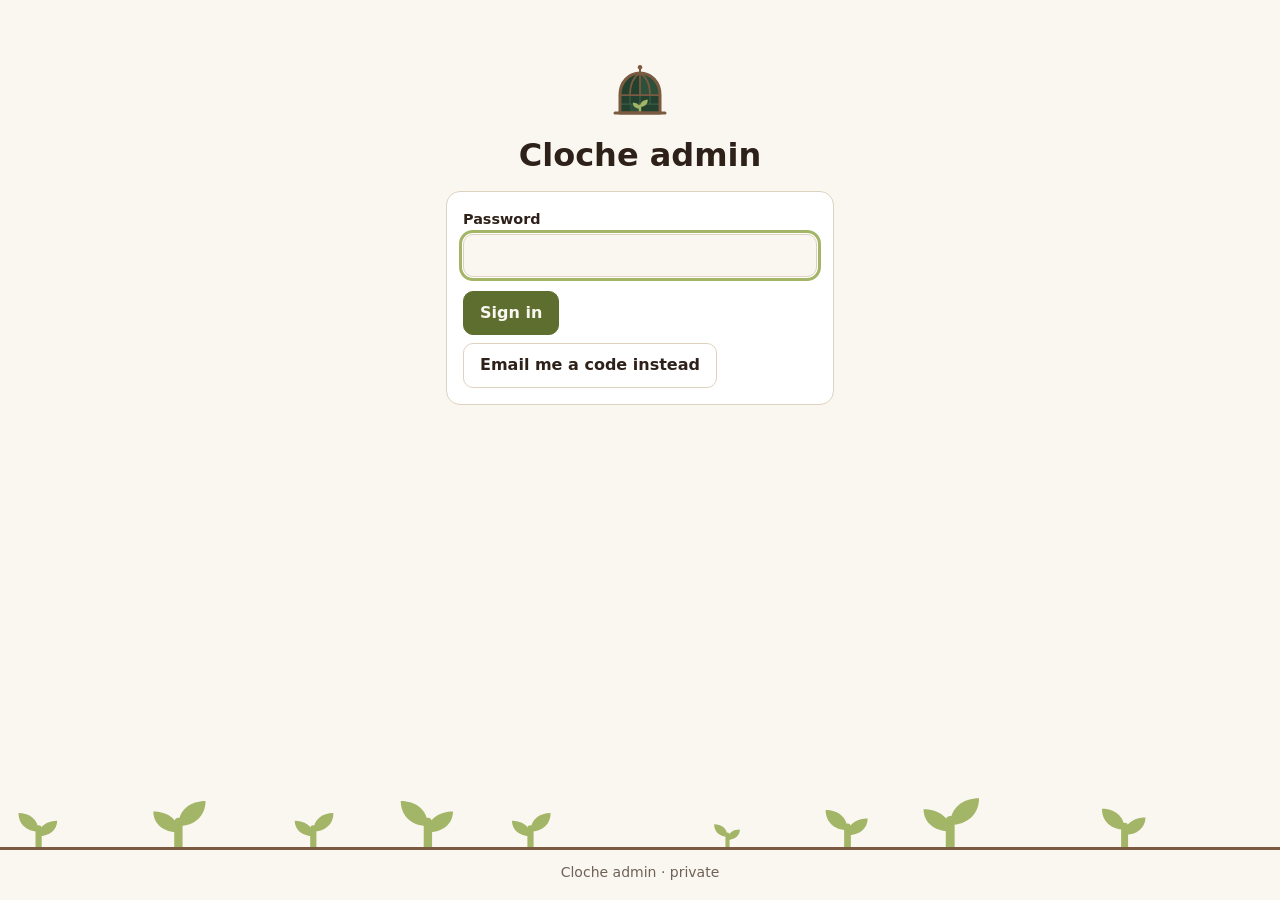
<file: admin/index.html>
<!doctype html>
<html lang="en">
<head>
<meta charset="utf-8">
<meta name="viewport" content="width=device-width, initial-scale=1">
<meta name="robots" content="noindex, nofollow">
<meta name="referrer" content="no-referrer">
<!-- Only this page's own scripts, and the one Supabase project. Nothing from anywhere else can run
     here or be sent data. (GitHub Pages can't set headers, so this is a meta tag.) -->
<meta http-equiv="Content-Security-Policy" content="default-src 'none'; script-src 'self'; style-src 'self' https://fonts.googleapis.com; font-src https://fonts.gstatic.com; img-src 'self' data:; connect-src https://djmgqpscxakiknquzdcd.supabase.co; base-uri 'none'; form-action 'none'">
<title>Cloche admin</title>
<link rel="icon" type="image/svg+xml" href="/favicon.svg">
<link rel="preconnect" href="https://fonts.googleapis.com">
<link rel="preconnect" href="https://fonts.gstatic.com" crossorigin>
<link rel="stylesheet" href="https://fonts.googleapis.com/css2?family=Sora:wght@400;600;700&family=Figtree:ital,wght@0,400;0,500;0,600;1,400&family=JetBrains+Mono:wght@500&display=swap">
<link rel="stylesheet" href="admin.css">
</head>
<body>
<div id="app"><p class="boot">Loading&hellip;</p></div>
<div id="print-root" aria-hidden="true"></div>
<noscript><p class="boot">This page needs JavaScript.</p></noscript>
<script src="vendor/supabase.js"></script>
<script type="module" src="main.js"></script>
</body>
</html>
</file>
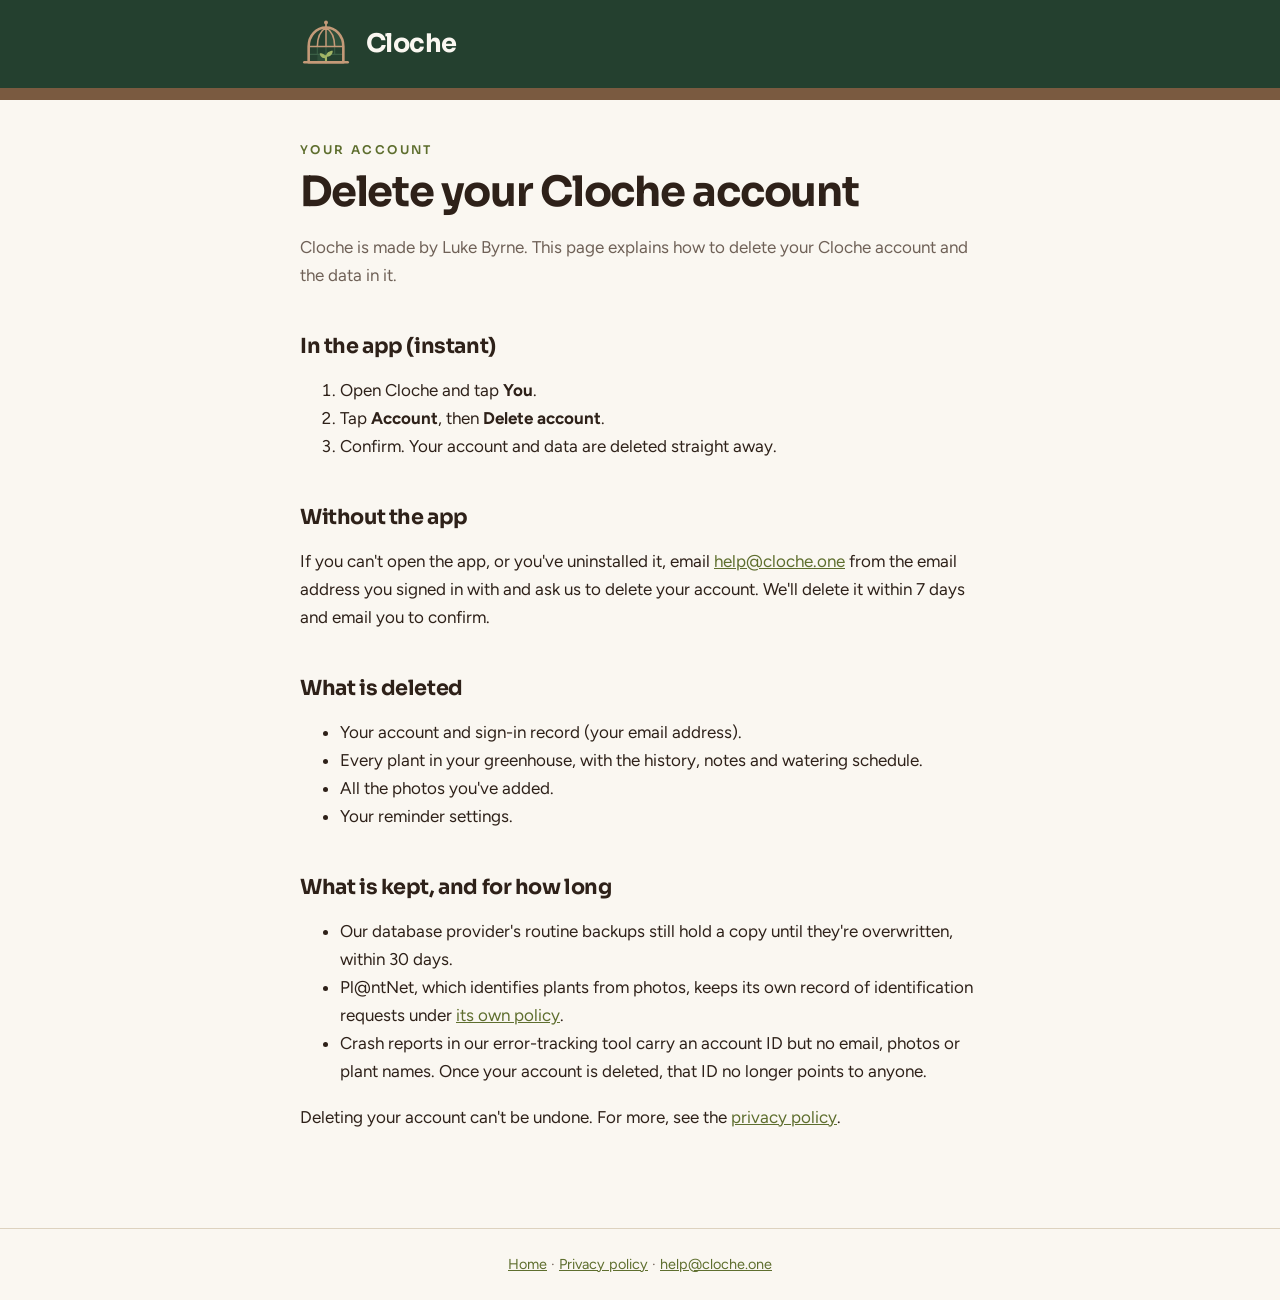
<file: delete-account/index.html>
<!doctype html>
<html lang="en">
<head>
<meta charset="utf-8">
<meta name="viewport" content="width=device-width, initial-scale=1">
<title>Delete your Cloche account</title>
<link rel="icon" type="image/svg+xml" href="/favicon.svg" media="(prefers-color-scheme: light)">
<link rel="icon" type="image/svg+xml" href="/favicon-dark.svg" media="(prefers-color-scheme: dark)">
<link rel="apple-touch-icon" href="/apple-touch-icon.png">
<link rel="preconnect" href="https://fonts.googleapis.com">
<link rel="preconnect" href="https://fonts.gstatic.com" crossorigin>
<link rel="stylesheet" href="https://fonts.googleapis.com/css2?family=Sora:wght@400;600;700&family=Figtree:ital,wght@0,400;0,500;0,600;1,400&display=swap">
<style>
  :root { --bg:#FAF7F1; --text:#2E2119; --muted:#6F6157; --line:#DDD2BF; --accent:#5E6E2E; --card:#EFE8DC; --glass:#24402F; --walnut:#7A5A40; --sprout:#A3B566; --linen:#FAF7F1; }
  @media (prefers-color-scheme: dark) {
    :root { --bg:#16110E; --text:#F4EEE5; --muted:#B9AC9E; --line:#3A2F26; --accent:#A3B566; --card:#261E18; --walnut:#C49A78; }
  }
  * { box-sizing:border-box; }
  body { margin:0; min-height:100vh; display:flex; flex-direction:column; background:var(--bg); color:var(--text); font:17px/1.65 "Figtree", system-ui, sans-serif; }
  /* Header: greenhouse glass over a walnut plank, as on the home page */
  .top { background:var(--glass); color:var(--linen); }
  .top .wrap { max-width:720px; margin:0 auto; padding:0 20px; }
  .top a { display:flex; align-items:center; gap:14px; padding:18px 0; color:var(--linen); text-decoration:none; width:max-content; }
  .top svg { width:52px; height:52px; display:block; }
  .top .name { font:700 1.6rem/1 "Sora", system-ui, sans-serif; letter-spacing:-.02em; }
  .plank { height:12px; background:var(--walnut); }
  main { flex:1; max-width:720px; width:100%; margin:0 auto; padding:44px 20px 80px; }
  .eyebrow { font:600 .75rem/1 "Sora", system-ui, sans-serif; letter-spacing:.2em; text-transform:uppercase; color:var(--accent); margin:0 0 14px; }
  h1, h2 { font-family:"Sora", system-ui, sans-serif; letter-spacing:-.02em; }
  h1 { font-size:clamp(2rem, 6vw, 2.6rem); line-height:1.1; letter-spacing:-.03em; margin:0 0 .5rem; }
  h2 { font-size:1.3rem; line-height:1.25; margin:2.75rem 0 .5rem; }
  .muted { color:var(--muted); }
  table { width:100%; border-collapse:separate; border-spacing:0; background:var(--card); border-radius:20px; overflow:hidden; font-size:.95rem; margin:1rem 0; }
  th, td { text-align:left; vertical-align:top; padding:12px 16px; border-bottom:1px solid var(--line); }
  tr:last-child td { border-bottom:0; }
  th { color:var(--accent); font:600 .72rem/1.3 "Sora", system-ui, sans-serif; letter-spacing:.1em; text-transform:uppercase; }
  @media (max-width:560px) { table { table-layout:fixed; font-size:.84rem; } th, td { padding:10px 9px; overflow-wrap:anywhere; } th { font-size:.64rem; letter-spacing:.06em; } }
  .summary { background:var(--card); border-radius:20px; padding:18px 24px 6px; margin-top:1.5rem; border-left:6px solid var(--sprout); }
  .todo { background:#F6E7CC; color:#8A4F0E; padding:0 4px; border-radius:4px; }
  a { color:var(--accent); }
  footer { padding:24px; text-align:center; font-size:.9rem; color:var(--muted); border-top:1px solid var(--line); }
</style>
</head>
<body>
<header class="top"><div class="wrap"><a href="/" aria-label="Cloche home"><svg aria-hidden="true" xmlns="http://www.w3.org/2000/svg" viewBox="0 0 120 120"><path d="M20 102 V66 C20 40 38 22 60 22 C82 22 100 40 100 66 V102 Z" fill="#24402F"/><path d="M60 22 C82 22 100 40 100 66 H60 Z" fill="#2E4F3A"/><path d="M40 84 H60 V102 H40 Z" fill="#2E4F3A"/><path d="M20 84 H100 M40 66 V84 M60 66 V84 M80 66 V84" stroke="#3A5E45" stroke-width="2.5" fill="none"/><path d="M60 102 V87.6" stroke="#A3B566" stroke-width="4.8" stroke-linecap="round" fill="none"/><path d="M60 90 C60 80.4 67.2 75.6 75.6 75.6 C75.6 84 69.6 90 60 90 Z M60 93.6 C60 85.2 52.8 81.6 45.6 81.6 C45.6 88.8 51.6 93.6 60 93.6 Z" fill="#A3B566"/><g fill="none" stroke="#C49A78" stroke-linecap="round" stroke-linejoin="round"><path d="M20 66 H100 M40 66 C40 44 48 29 60 22 M80 66 C80 44 72 29 60 22 M60 22 V66" stroke-width="3.5"/><path d="M20 102 V66 C20 40 38 22 60 22 C82 22 100 40 100 66 V102 Z" stroke-width="6"/><path d="M60 22 V13" stroke-width="4"/><path d="M10 102 H110" stroke-width="6"/></g><circle cx="60" cy="10.5" r="4.5" fill="#C49A78"/></svg><span class="name">Cloche</span></a></div></header>
<div class="plank"></div>
<main>

<div class="eyebrow">Your account</div>
<h1>Delete your Cloche account</h1>
<p class="muted">Cloche is made by Luke Byrne. This page explains how to delete your Cloche account and the data in it.</p>

<h2>In the app (instant)</h2>
<ol>
  <li>Open Cloche and tap <strong>You</strong>.</li>
  <li>Tap <strong>Account</strong>, then <strong>Delete account</strong>.</li>
  <li>Confirm. Your account and data are deleted straight away.</li>
</ol>

<h2>Without the app</h2>
<p>If you can't open the app, or you've uninstalled it, email <a href="mailto:help@cloche.one?subject=Delete%20my%20Cloche%20account">help@cloche.one</a> from the email address you signed in with and ask us to delete your account. We'll delete it within 7 days and email you to confirm.</p>

<h2>What is deleted</h2>
<ul>
  <li>Your account and sign-in record (your email address).</li>
  <li>Every plant in your greenhouse, with the history, notes and watering schedule.</li>
  <li>All the photos you've added.</li>
  <li>Your reminder settings.</li>
</ul>

<h2>What is kept, and for how long</h2>
<ul>
  <li>Our database provider's routine backups still hold a copy until they're overwritten, within 30 days.</li>
  <li>Pl@ntNet, which identifies plants from photos, keeps its own record of identification requests under <a href="https://plantnet.org">its own policy</a>.</li>
  <li>Crash reports in our error-tracking tool carry an account ID but no email, photos or plant names. Once your account is deleted, that ID no longer points to anyone.</li>
</ul>
<p>Deleting your account can't be undone. For more, see the <a href="/privacy/">privacy policy</a>.</p>
</main>
<footer>
  <a href="/">Home</a> &middot; <a href="/privacy/">Privacy policy</a> &middot; <a href="mailto:help@cloche.one">help@cloche.one</a>
</footer>
</body>
</html>
</file>
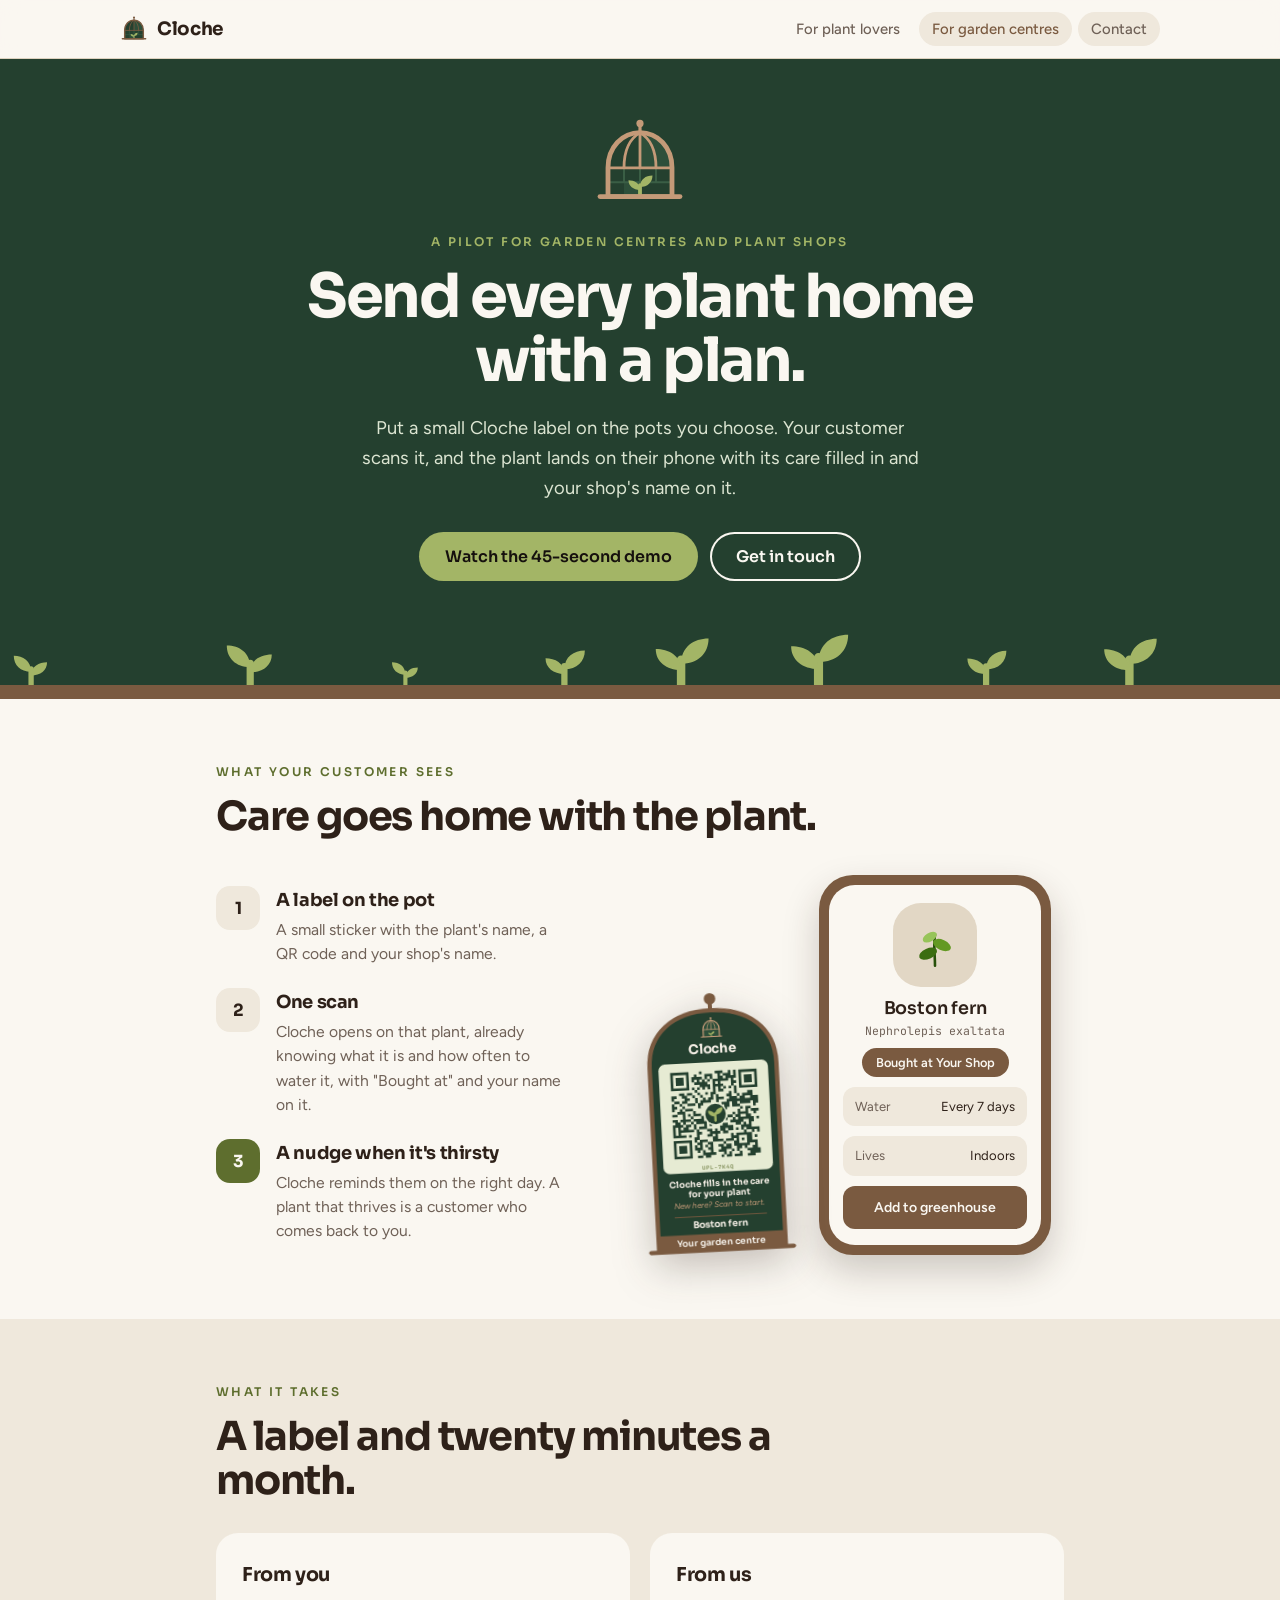
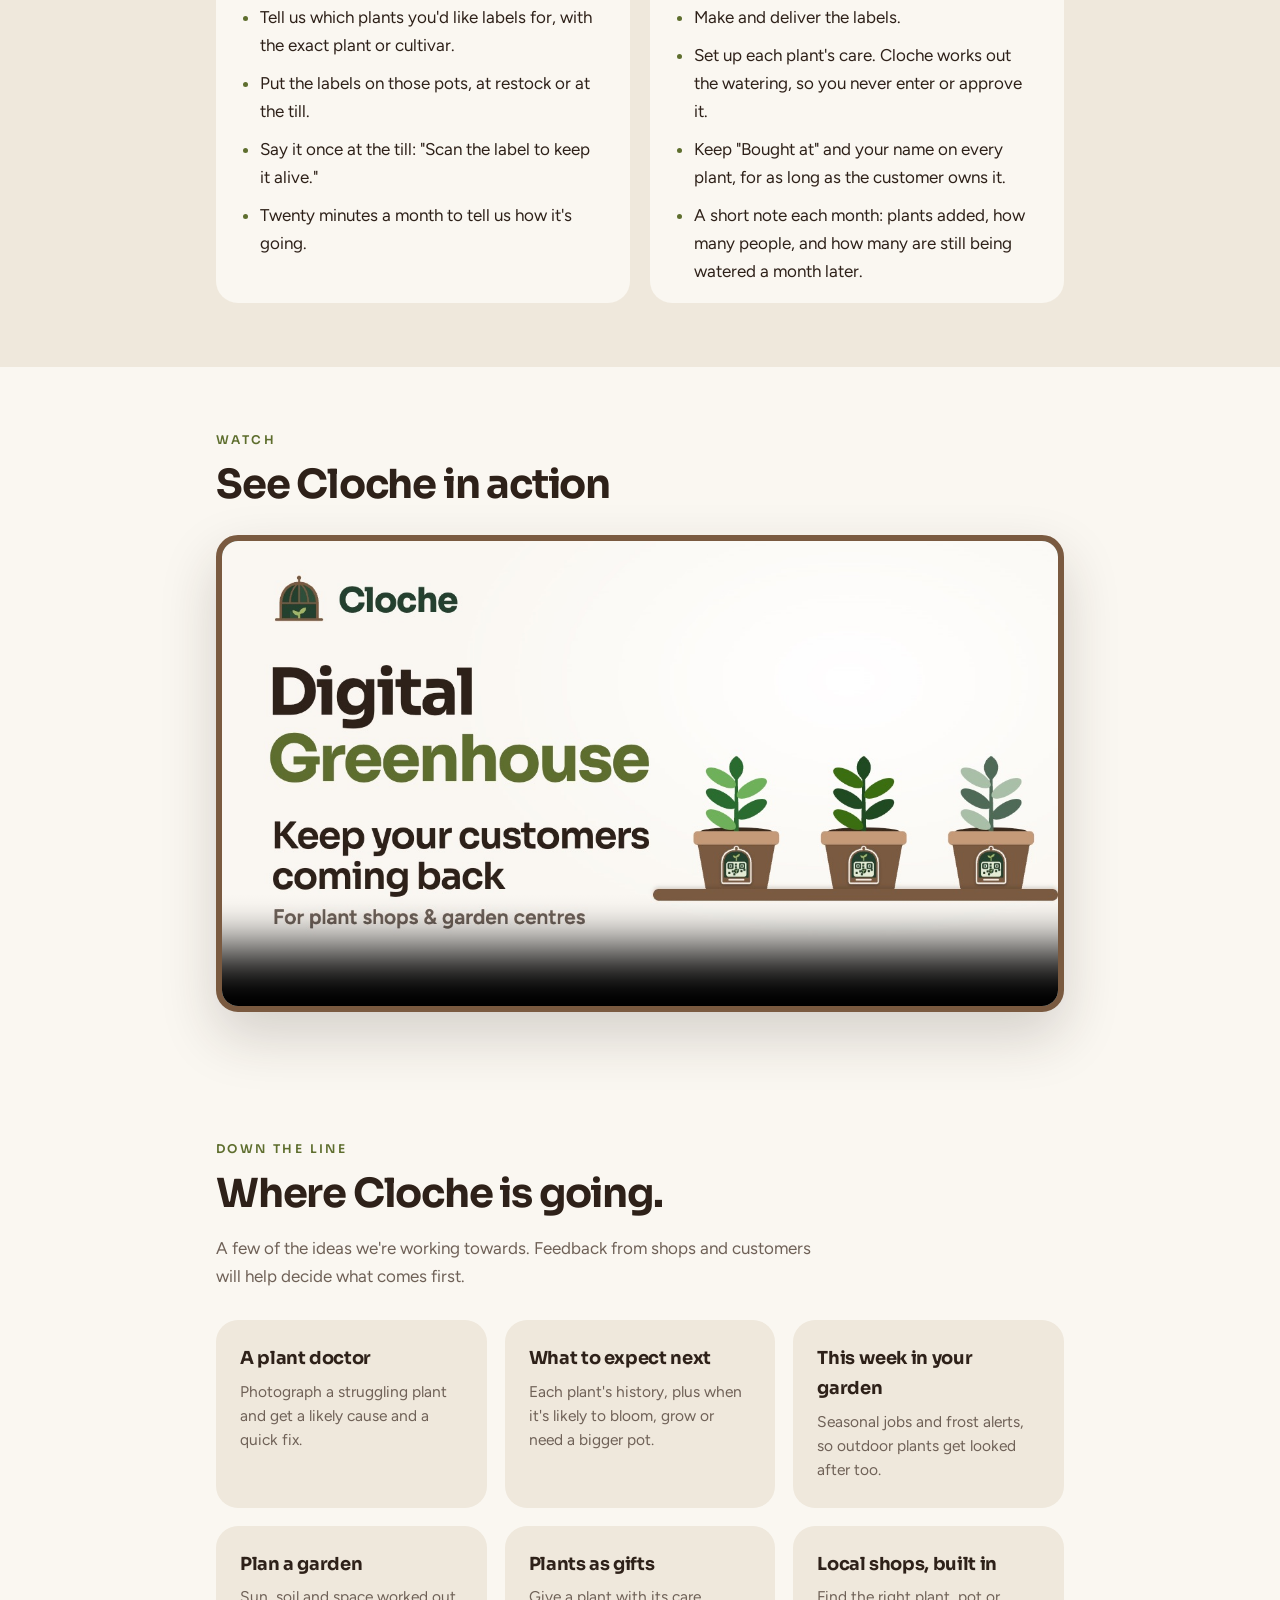
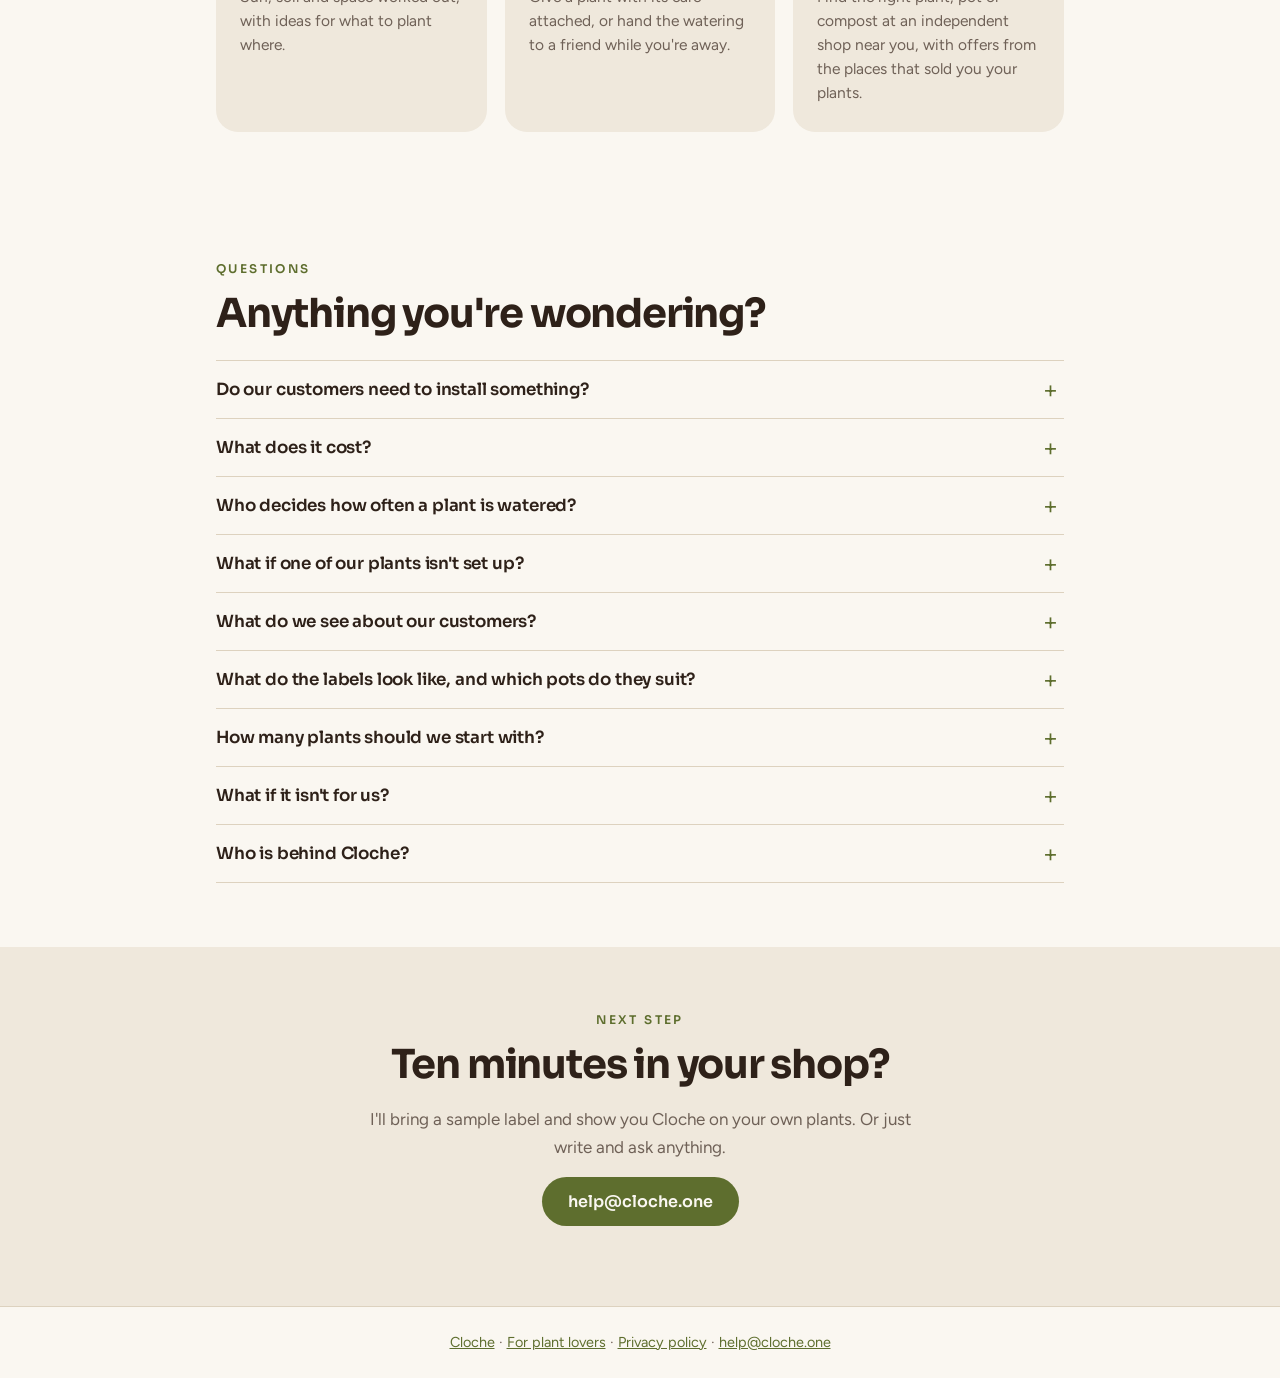
<file: garden-centres/index.html>
<!doctype html>
<html lang="en">
<head>
<meta charset="utf-8">
<meta name="viewport" content="width=device-width, initial-scale=1">
<title>Cloche for garden centres and plant shops</title>
<link rel="icon" type="image/svg+xml" href="/favicon.svg" media="(prefers-color-scheme: light)">
<link rel="icon" type="image/svg+xml" href="/favicon-dark.svg" media="(prefers-color-scheme: dark)">
<link rel="apple-touch-icon" href="/apple-touch-icon.png">
<link rel="preconnect" href="https://fonts.googleapis.com">
<link rel="preconnect" href="https://fonts.gstatic.com" crossorigin>
<link rel="stylesheet" href="https://fonts.googleapis.com/css2?family=Sora:wght@400;600;700&family=Figtree:ital,wght@0,400;0,500;0,600;1,400&family=JetBrains+Mono:wght@500&display=swap">
<meta name="description" content="A pilot for independent garden centres and plant shops in Dublin: a small label on the pot adds the plant to your customer's phone with its care filled in and your name on it.">
<style>
  :root { --bg:#FAF7F1; --text:#2E2119; --muted:#6F6157; --line:#DDD2BF; --accent:#5E6E2E; --on-accent:#FAF7F1; --card:#EFE8DC; --glass:#24402F; --walnut:#7A5A40; --walnut-deep:#3B2A1E; --sprout:#A3B566; --linen:#FAF7F1; --on-walnut:#FAF7F1; }
  @media (prefers-color-scheme: dark) {
    :root { --bg:#16110E; --text:#F4EEE5; --muted:#B9AC9E; --line:#3A2F26; --accent:#A3B566; --on-accent:#16110E; --card:#261E18; --walnut:#C49A78; --on-walnut:#16110E; }
  }
  * { box-sizing:border-box; }
  body { margin:0; min-height:100vh; display:flex; flex-direction:column; background:var(--bg); color:var(--text); font:17px/1.65 "Figtree", system-ui, sans-serif; }
  main { flex:1; }
  h1, h2, h3 { font-family:"Sora", system-ui, sans-serif; margin:0; letter-spacing:-.02em; }
  p { margin:0 0 1rem; }
  a { color:var(--accent); }
  .wrap { max-width:56rem; margin:0 auto; padding:0 24px; }
  .eyebrow { font:600 .75rem/1.5 "Sora", sans-serif; letter-spacing:.2em; text-transform:uppercase; color:var(--accent); margin-bottom:14px; }
  h2 { font-size:clamp(1.8rem, 5vw, 2.5rem); line-height:1.1; letter-spacing:-.03em; margin-bottom:18px; max-width:20ch; }
  section { padding:64px 0; }
  .btn { display:inline-block; background:var(--accent); color:var(--on-accent); font:600 1rem "Sora", sans-serif; padding:14px 26px; border-radius:999px; text-decoration:none; }
  .btn.ghost { background:transparent; color:inherit; box-shadow:inset 0 0 0 2px currentColor; }
  /* Hero */
  .hero { background:var(--glass); color:var(--linen); padding:56px 0 0; text-align:center; overflow:hidden; }
  .shelf { display:block; width:100%; height:64px; margin-top:40px; }
  .hero .eyebrow { color:var(--sprout); }
  .hero svg.hero-logo { width:96px; height:96px; display:block; margin:0 auto 22px; }
  .hero h1 { font-size:clamp(2.2rem, 7vw, 3.8rem); line-height:1.05; letter-spacing:-.04em; max-width:16ch; margin:0 auto; }
  .hero .lede { font-size:1.15rem; max-width:36rem; margin:20px auto 28px; color:#DCE5D2; }
  .hero .btn { background:var(--sprout); color:#16110E; }
  .hero .btn.ghost { background:transparent; color:var(--linen); }
  .hero .actions { display:flex; gap:12px; justify-content:center; flex-wrap:wrap; }
  .plank { height:14px; background:var(--walnut); }
  /* What the customer sees */
  .flow { display:grid; gap:48px 56px; grid-template-columns:minmax(0, 1fr); align-items:center; margin-top:36px; }
  @media (min-width: 880px) { .flow { grid-template-columns:minmax(0, .9fr) minmax(0, 1.1fr); } }
  .steps { list-style:none; margin:0; padding:0; display:flex; flex-direction:column; gap:22px; counter-reset:s; }
  .steps li { counter-increment:s; display:grid; grid-template-columns:44px 1fr; gap:16px; }
  .steps li::before { content:counter(s); width:44px; height:44px; border-radius:14px; display:grid; place-items:center; background:var(--card); font:700 1.05rem "Sora", sans-serif; }
  .steps li:last-child::before { background:var(--accent); color:var(--on-accent); }
  .steps h3 { font-size:1.12rem; margin-bottom:2px; }
  .steps p { margin:0; color:var(--muted); font-size:.98rem; line-height:1.55; }
  .stage { display:flex; gap:28px; align-items:flex-end; justify-content:center; flex-wrap:wrap; }
  .sticker { display:block; width:150px; height:auto; transform:rotate(-3deg); filter:drop-shadow(0 12px 20px rgba(46,33,25,.28)); }
  .phone { width:232px; border-radius:34px; padding:10px; background:var(--walnut); box-shadow:0 16px 36px rgba(46,33,25,.22); }
  .screen { background:var(--bg); border-radius:26px; padding:18px 14px 16px; display:flex; flex-direction:column; gap:10px; align-items:center; text-align:center; }
  .screen .tile { width:84px; height:84px; border-radius:28px; background:#E2D7C5; display:grid; place-items:center; }
  @media (prefers-color-scheme: dark) { .screen .tile { background:#4A4036; } }
  .screen h4 { font:600 1.1rem "Sora", sans-serif; margin:0; letter-spacing:-.01em; }
  .screen .latin { font:400 .72rem "JetBrains Mono", monospace; color:var(--muted); margin-top:-6px; }
  .screen .pill { background:var(--walnut); color:var(--on-walnut); font:600 .8rem "Figtree", sans-serif; padding:7px 14px; border-radius:999px; }
  .screen .row { align-self:stretch; background:var(--card); border-radius:12px; padding:9px 12px; display:flex; justify-content:space-between; font-size:.82rem; }
  .screen .row span:first-child { color:var(--muted); }
  .screen .go { align-self:stretch; background:var(--walnut); color:var(--on-walnut); border-radius:12px; padding:10px; font-weight:600; font-size:.88rem; }
  /* What it takes */
  .take { background:var(--card); }
  .two { display:grid; gap:20px; grid-template-columns:repeat(auto-fit, minmax(280px, 1fr)); margin-top:30px; }
  .panel { background:var(--bg); border-radius:22px; padding:26px 26px 18px; }
  .panel h3 { font-size:1.2rem; margin-bottom:12px; }
  .panel ul { margin:0; padding-left:1.15rem; display:flex; flex-direction:column; gap:10px; }
  .panel li::marker { color:var(--accent); }
  .panel p.sub { color:var(--muted); font-size:.95rem; margin-top:14px; }
  /* Video */
  .frame { margin-top:28px; border-radius:22px; overflow:hidden; background:var(--glass); border:6px solid var(--walnut); box-shadow:0 24px 56px rgba(46,33,25,.18); aspect-ratio:16/9; }
  .frame video { display:block; width:100%; height:100%; object-fit:cover; }
  /* Down the line */
  .ideas { display:grid; gap:18px; grid-template-columns:repeat(auto-fit, minmax(240px, 1fr)); margin:30px 0 0; padding:0; list-style:none; }
  .ideas li { background:var(--card); border-radius:22px; padding:24px 24px 26px; }
  .ideas h3 { font-size:1.12rem; margin-bottom:6px; }
  .ideas p { margin:0; color:var(--muted); font-size:.97rem; line-height:1.55; }
  .lead { color:var(--muted); max-width:38rem; }
  /* FAQ */
  .faq { display:flex; flex-direction:column; margin-top:24px; border-top:1px solid var(--line); }
  .faq details { border-bottom:1px solid var(--line); }
  .faq summary { cursor:pointer; list-style:none; padding:18px 36px 18px 0; font:600 1.05rem "Sora", sans-serif; position:relative; letter-spacing:-.01em; }
  .faq summary::-webkit-details-marker { display:none; }
  .faq summary::after { content:"+"; position:absolute; right:6px; top:14px; font:400 1.5rem "Figtree", sans-serif; color:var(--accent); }
  .faq details[open] summary::after { content:"\2212"; }
  .faq details p { color:var(--muted); margin:0 0 18px; max-width:46rem; }
  .faq summary:focus-visible, .btn:focus-visible { outline:3px solid var(--accent); outline-offset:3px; }
  /* Contact */
  .contact { text-align:center; background:var(--card); }
  .contact h2 { margin-inline:auto; }
  .contact p { max-width:34rem; margin-inline:auto; color:var(--muted); }
  footer { padding:24px; text-align:center; font-size:.9rem; color:var(--muted); border-top:1px solid var(--line); }
  /* Top bar: the two sides of Cloche */
  html { scroll-behavior:smooth; scroll-padding-top:72px; }
  @media (prefers-reduced-motion: reduce) { html { scroll-behavior:auto; } }
  .topnav { position:sticky; top:0; z-index:10; background:color-mix(in srgb, var(--bg) 90%, transparent); -webkit-backdrop-filter:blur(10px); backdrop-filter:blur(10px); border-bottom:1px solid var(--line); }
  .topnav .bar { max-width:68rem; margin:0 auto; padding:0 24px; height:58px; display:flex; align-items:center; gap:6px; }
  .topnav .mark { display:flex; align-items:center; gap:9px; font:700 1.15rem/1 "Sora", sans-serif; letter-spacing:-.02em; color:var(--text); text-decoration:none; margin-right:auto; }
  .topnav .mark svg { width:28px; height:28px; }
  .topnav .m-dark { display:none; }
  @media (prefers-color-scheme: dark) { .topnav .m-light { display:none; } .topnav .m-dark { display:block; } }
  .topnav a.nav { color:var(--muted); text-decoration:none; font:500 .93rem "Figtree", sans-serif; padding:8px 13px; border-radius:999px; white-space:nowrap; }
  .topnav a.nav:hover { background:var(--card); color:var(--text); }
  .topnav a.nav.here { color:var(--text); background:var(--card); }
  .topnav a.nav.shop { color:var(--walnut); }
  @media (max-width: 560px) { .topnav .bar { padding:0 14px; } .topnav .mark span { display:none; } .topnav a.nav { padding:8px 10px; font-size:.88rem; } .topnav a.nav.contact { display:none; } }
</style>
</head>
<body>
<nav class="topnav" aria-label="Main"><div class="bar"><a class="mark" href="/"><svg class="m-light" viewBox="0 0 120 120" aria-hidden="true"><path d="M20 102 V66 C20 40 38 22 60 22 C82 22 100 40 100 66 V102 Z" fill="#24402F"/><path d="M60 22 C82 22 100 40 100 66 H60 Z" fill="#2E4F3A"/><path d="M40 84 H60 V102 H40 Z" fill="#2E4F3A"/><path d="M20 84 H100 M40 66 V84 M60 66 V84 M80 66 V84" stroke="#3A5E45" stroke-width="2.5" fill="none"/><path d="M60 102 V87.6" stroke="#A3B566" stroke-width="4.8" stroke-linecap="round" fill="none"/><path d="M60 90 C60 80.4 67.2 75.6 75.6 75.6 C75.6 84 69.6 90 60 90 Z M60 93.6 C60 85.2 52.8 81.6 45.6 81.6 C45.6 88.8 51.6 93.6 60 93.6 Z" fill="#A3B566"/><g fill="none" stroke="#7A5A40" stroke-linecap="round" stroke-linejoin="round"><path d="M20 66 H100 M40 66 C40 44 48 29 60 22 M80 66 C80 44 72 29 60 22 M60 22 V66" stroke-width="3.5"/><path d="M20 102 V66 C20 40 38 22 60 22 C82 22 100 40 100 66 V102 Z" stroke-width="6"/><path d="M60 22 V13" stroke-width="4"/><path d="M10 102 H110" stroke-width="6"/></g><circle cx="60" cy="10.5" r="4.5" fill="#7A5A40"/></svg><svg class="m-dark" viewBox="0 0 120 120" aria-hidden="true"><path d="M20 102 V66 C20 40 38 22 60 22 C82 22 100 40 100 66 V102 Z" fill="#24402F"/><path d="M60 22 C82 22 100 40 100 66 H60 Z" fill="#2E4F3A"/><path d="M40 84 H60 V102 H40 Z" fill="#2E4F3A"/><path d="M20 84 H100 M40 66 V84 M60 66 V84 M80 66 V84" stroke="#3A5E45" stroke-width="2.5" fill="none"/><path d="M60 102 V87.6" stroke="#A3B566" stroke-width="4.8" stroke-linecap="round" fill="none"/><path d="M60 90 C60 80.4 67.2 75.6 75.6 75.6 C75.6 84 69.6 90 60 90 Z M60 93.6 C60 85.2 52.8 81.6 45.6 81.6 C45.6 88.8 51.6 93.6 60 93.6 Z" fill="#A3B566"/><g fill="none" stroke="#C49A78" stroke-linecap="round" stroke-linejoin="round"><path d="M20 66 H100 M40 66 C40 44 48 29 60 22 M80 66 C80 44 72 29 60 22 M60 22 V66" stroke-width="3.5"/><path d="M20 102 V66 C20 40 38 22 60 22 C82 22 100 40 100 66 V102 Z" stroke-width="6"/><path d="M60 22 V13" stroke-width="4"/><path d="M10 102 H110" stroke-width="6"/></g><circle cx="60" cy="10.5" r="4.5" fill="#C49A78"/></svg><span>Cloche</span></a><a class="nav " href="/#plants">For plant lovers</a><a class="nav here shop" href="/garden-centres/">For garden centres</a><a class="nav contact" href="/#contact">Contact</a></div></nav>
<main>

<header class="hero">
  <div class="wrap">
    <svg class="hero-logo" role="img" aria-label="Cloche" xmlns="http://www.w3.org/2000/svg" viewBox="0 0 120 120" role="img" aria-label="Cloche logo for dark grounds"><path d="M20 102 V66 C20 40 38 22 60 22 C82 22 100 40 100 66 V102 Z" fill="#24402F"/><path d="M60 22 C82 22 100 40 100 66 H60 Z" fill="#2E4F3A"/><path d="M40 84 H60 V102 H40 Z" fill="#2E4F3A"/><path d="M20 84 H100 M40 66 V84 M60 66 V84 M80 66 V84" stroke="#3A5E45" stroke-width="2.5" fill="none"/><path d="M60 102 V87.6" stroke="#A3B566" stroke-width="4.8" stroke-linecap="round" fill="none"/><path d="M60 90 C60 80.4 67.2 75.6 75.6 75.6 C75.6 84 69.6 90 60 90 Z M60 93.6 C60 85.2 52.8 81.6 45.6 81.6 C45.6 88.8 51.6 93.6 60 93.6 Z" fill="#A3B566"/><g fill="none" stroke="#C49A78" stroke-linecap="round" stroke-linejoin="round"><path d="M20 66 H100 M40 66 C40 44 48 29 60 22 M80 66 C80 44 72 29 60 22 M60 22 V66" stroke-width="3.5"/><path d="M20 102 V66 C20 40 38 22 60 22 C82 22 100 40 100 66 V102 Z" stroke-width="6"/><path d="M60 22 V13" stroke-width="4"/><path d="M10 102 H110" stroke-width="6"/></g><circle cx="60" cy="10.5" r="4.5" fill="#C49A78"/></svg>
    <div class="eyebrow">A pilot for garden centres and plant shops</div>
    <h1>Send every plant home with a plan.</h1>
    <p class="lede">Put a small Cloche label on the pots you choose. Your customer scans it, and the plant lands on their phone with its care filled in and your shop's name on it.</p>
    <div class="actions">
      <a class="btn" href="#demo">Watch the 45-second demo</a>
      <a class="btn ghost" href="mailto:help@cloche.one?subject=Cloche%20for%20our%20shop">Get in touch</a>
    </div>
  </div>
  <svg class="shelf" id="shelf" aria-hidden="true"></svg>
</header>
<div class="plank"></div>

<section>
  <div class="wrap">
    <div class="eyebrow">What your customer sees</div>
    <h2>Care goes home with the plant.</h2>
    <div class="flow">
      <ol class="steps">
        <li><div><h3>A label on the pot</h3><p>A small sticker with the plant's name, a QR code and your shop's name.</p></div></li>
        <li><div><h3>One scan</h3><p>Cloche opens on that plant, already knowing what it is and how often to water it, with "Bought at" and your name on it.</p></div></li>
        <li><div><h3>A nudge when it's thirsty</h3><p>Cloche reminds them on the right day. A plant that thrives is a customer who comes back to you.</p></div></li>
      </ol>
      <div class="stage" aria-label="A pot label, and the Cloche screen it opens">
        <div class="sticker-wrap"><svg class="sticker" viewBox="0 0 52.0 92.0" aria-hidden="true">
  <path d="M26.0 7 V5" stroke="#7A5A40" stroke-width="1.4" stroke-linecap="round"/>
  <circle cx="26.0" cy="3" r="2" fill="#7A5A40"/>
  <path d="M4.0 90.0 V26 C4.0 14 13.0 7 26.0 7 C39.0 7 48.0 14 48.0 26 V90.0 Z" fill="#24402F"/>
  <path d="M4.0 90.0 V26 C4.0 14 13.0 7 26.0 7 C39.0 7 48.0 14 48.0 26 V90.0" fill="none" stroke="#7A5A40" stroke-width="1.5" stroke-linejoin="round"/>
  <rect x="0.5" y="89.25" width="51.0" height="1.5" rx="0.75" fill="#7A5A40"/>
  <g transform="translate(22.5 9.4) scale(0.07) translate(-10 -6)"><path d="M20 102 V66 C20 40 38 22 60 22 C82 22 100 40 100 66 V102 Z" fill="#2E4F3A"/><path d="M60 102 V87.6" stroke="#A3B566" stroke-width="4.8" stroke-linecap="round" fill="none"/><path d="M60 90 C60 80.4 67.2 75.6 75.6 75.6 C75.6 84 69.6 90 60 90 Z M60 93.6 C60 85.2 52.8 81.6 45.6 81.6 C45.6 88.8 51.6 93.6 60 93.6 Z" fill="#A3B566"/><g fill="none" stroke="#C49A78" stroke-linecap="round" stroke-linejoin="round"><path d="M20 66 H100 M40 66 C40 44 48 29 60 22 M80 66 C80 44 72 29 60 22 M60 22 V66" stroke-width="3.5"/><path d="M20 102 V66 C20 40 38 22 60 22 C82 22 100 40 100 66 V102 Z" stroke-width="6"/><path d="M60 22 V13" stroke-width="4"/><path d="M10 102 H110" stroke-width="6"/></g><circle cx="60" cy="10.5" r="4.5" fill="#C49A78"/></g>
  <text x="26.0" y="21.7" text-anchor="middle" font-size="4.6" font-weight="700" letter-spacing="-0.1" fill="#F4EEE5" font-family="Sora, Avenir Next, Helvetica, Arial, sans-serif">Cloche</text>
  <rect x="7.0" y="25.0" width="38.0" height="38.0" rx="2.2" fill="#E6EBD3"/>
  <text x="26.0" y="62.0" text-anchor="middle" font-size="1.8" font-weight="500" letter-spacing="0.35" fill="#5E6E2E" font-family="JetBrains Mono, Menlo, Courier New, monospace">UPL-7K4Q</text>
  <path d="M11.000 28.000h6.364v0.909h-6.364zM21.000 28.000h0.909v0.909h-0.909zM26.455 28.000h2.727v0.909h-2.727zM31.000 28.000h0.909v0.909h-0.909zM32.818 28.000h0.909v0.909h-0.909zM34.636 28.000h6.364v0.909h-6.364zM11.000 28.909h0.909v0.909h-0.909zM16.455 28.909h0.909v0.909h-0.909zM19.182 28.909h0.909v0.909h-0.909zM22.818 28.909h2.727v0.909h-2.727zM27.364 28.909h0.909v0.909h-0.909zM29.182 28.909h2.727v0.909h-2.727zM32.818 28.909h0.909v0.909h-0.909zM34.636 28.909h0.909v0.909h-0.909zM40.091 28.909h0.909v0.909h-0.909zM11.000 29.818h0.909v0.909h-0.909zM12.818 29.818h2.727v0.909h-2.727zM16.455 29.818h0.909v0.909h-0.909zM18.273 29.818h3.636v0.909h-3.636zM22.818 29.818h0.909v0.909h-0.909zM24.636 29.818h0.909v0.909h-0.909zM27.364 29.818h1.818v0.909h-1.818zM30.091 29.818h3.636v0.909h-3.636zM34.636 29.818h0.909v0.909h-0.909zM36.455 29.818h2.727v0.909h-2.727zM40.091 29.818h0.909v0.909h-0.909zM11.000 30.727h0.909v0.909h-0.909zM12.818 30.727h2.727v0.909h-2.727zM16.455 30.727h0.909v0.909h-0.909zM18.273 30.727h0.909v0.909h-0.909zM20.091 30.727h0.909v0.909h-0.909zM21.909 30.727h0.909v0.909h-0.909zM23.727 30.727h0.909v0.909h-0.909zM25.545 30.727h5.455v0.909h-5.455zM31.909 30.727h0.909v0.909h-0.909zM34.636 30.727h0.909v0.909h-0.909zM36.455 30.727h2.727v0.909h-2.727zM40.091 30.727h0.909v0.909h-0.909zM11.000 31.636h0.909v0.909h-0.909zM12.818 31.636h2.727v0.909h-2.727zM16.455 31.636h0.909v0.909h-0.909zM19.182 31.636h4.545v0.909h-4.545zM25.545 31.636h0.909v0.909h-0.909zM27.364 31.636h0.909v0.909h-0.909zM31.909 31.636h1.818v0.909h-1.818zM34.636 31.636h0.909v0.909h-0.909zM36.455 31.636h2.727v0.909h-2.727zM40.091 31.636h0.909v0.909h-0.909zM11.000 32.545h0.909v0.909h-0.909zM16.455 32.545h0.909v0.909h-0.909zM21.000 32.545h3.636v0.909h-3.636zM25.545 32.545h3.636v0.909h-3.636zM31.909 32.545h0.909v0.909h-0.909zM34.636 32.545h0.909v0.909h-0.909zM40.091 32.545h0.909v0.909h-0.909zM11.000 33.455h6.364v0.909h-6.364zM18.273 33.455h0.909v0.909h-0.909zM20.091 33.455h0.909v0.909h-0.909zM21.909 33.455h0.909v0.909h-0.909zM23.727 33.455h0.909v0.909h-0.909zM25.545 33.455h0.909v0.909h-0.909zM27.364 33.455h0.909v0.909h-0.909zM29.182 33.455h0.909v0.909h-0.909zM31.000 33.455h0.909v0.909h-0.909zM32.818 33.455h0.909v0.909h-0.909zM34.636 33.455h6.364v0.909h-6.364zM19.182 34.364h0.909v0.909h-0.909zM25.545 34.364h0.909v0.909h-0.909zM27.364 34.364h1.818v0.909h-1.818zM32.818 34.364h0.909v0.909h-0.909zM13.727 35.273h1.818v0.909h-1.818zM16.455 35.273h1.818v0.909h-1.818zM20.091 35.273h0.909v0.909h-0.909zM22.818 35.273h0.909v0.909h-0.909zM24.636 35.273h1.818v0.909h-1.818zM31.000 35.273h0.909v0.909h-0.909zM32.818 35.273h0.909v0.909h-0.909zM37.364 35.273h1.818v0.909h-1.818zM11.000 36.182h1.818v0.909h-1.818zM14.636 36.182h1.818v0.909h-1.818zM18.273 36.182h0.909v0.909h-0.909zM21.000 36.182h0.909v0.909h-0.909zM24.636 36.182h0.909v0.909h-0.909zM26.455 36.182h0.909v0.909h-0.909zM30.091 36.182h1.818v0.909h-1.818zM33.727 36.182h0.909v0.909h-0.909zM35.545 36.182h3.636v0.909h-3.636zM11.000 37.091h0.909v0.909h-0.909zM15.545 37.091h1.818v0.909h-1.818zM19.182 37.091h0.909v0.909h-0.909zM21.909 37.091h0.909v0.909h-0.909zM23.727 37.091h1.818v0.909h-1.818zM26.455 37.091h2.727v0.909h-2.727zM31.000 37.091h2.727v0.909h-2.727zM34.636 37.091h1.818v0.909h-1.818zM38.273 37.091h2.727v0.909h-2.727zM11.909 38.000h1.818v0.909h-1.818zM14.636 38.000h1.818v0.909h-1.818zM19.182 38.000h0.909v0.909h-0.909zM21.000 38.000h3.636v0.909h-3.636zM26.455 38.000h0.909v0.909h-0.909zM30.091 38.000h10.909v0.909h-10.909zM11.000 38.909h0.909v0.909h-0.909zM13.727 38.909h0.909v0.909h-0.909zM16.455 38.909h2.727v0.909h-2.727zM20.091 38.909h1.818v0.909h-1.818zM28.273 38.909h2.727v0.909h-2.727zM31.909 38.909h1.818v0.909h-1.818zM34.636 38.909h3.636v0.909h-3.636zM39.182 38.909h1.818v0.909h-1.818zM11.000 39.818h1.818v0.909h-1.818zM14.636 39.818h0.909v0.909h-0.909zM20.091 39.818h0.909v0.909h-0.909zM29.182 39.818h1.818v0.909h-1.818zM31.909 39.818h2.727v0.909h-2.727zM39.182 39.818h0.909v0.909h-0.909zM11.000 40.727h0.909v0.909h-0.909zM13.727 40.727h0.909v0.909h-0.909zM15.545 40.727h2.727v0.909h-2.727zM29.182 40.727h0.909v0.909h-0.909zM34.636 40.727h0.909v0.909h-0.909zM36.455 40.727h1.818v0.909h-1.818zM12.818 41.636h2.727v0.909h-2.727zM18.273 41.636h0.909v0.909h-0.909zM33.727 41.636h0.909v0.909h-0.909zM36.455 41.636h0.909v0.909h-0.909zM38.273 41.636h2.727v0.909h-2.727zM11.000 42.545h1.818v0.909h-1.818zM14.636 42.545h0.909v0.909h-0.909zM16.455 42.545h0.909v0.909h-0.909zM18.273 42.545h2.727v0.909h-2.727zM31.909 42.545h0.909v0.909h-0.909zM33.727 42.545h3.636v0.909h-3.636zM39.182 42.545h0.909v0.909h-0.909zM14.636 43.455h0.909v0.909h-0.909zM17.364 43.455h0.909v0.909h-0.909zM21.000 43.455h0.909v0.909h-0.909zM30.091 43.455h1.818v0.909h-1.818zM32.818 43.455h1.818v0.909h-1.818zM36.455 43.455h1.818v0.909h-1.818zM11.000 44.364h1.818v0.909h-1.818zM13.727 44.364h3.636v0.909h-3.636zM18.273 44.364h3.636v0.909h-3.636zM29.182 44.364h0.909v0.909h-0.909zM31.909 44.364h0.909v0.909h-0.909zM33.727 44.364h5.455v0.909h-5.455zM40.091 44.364h0.909v0.909h-0.909zM11.909 45.273h1.818v0.909h-1.818zM14.636 45.273h0.909v0.909h-0.909zM17.364 45.273h0.909v0.909h-0.909zM19.182 45.273h3.636v0.909h-3.636zM31.000 45.273h4.545v0.909h-4.545zM37.364 45.273h1.818v0.909h-1.818zM11.000 46.182h3.636v0.909h-3.636zM15.545 46.182h1.818v0.909h-1.818zM18.273 46.182h0.909v0.909h-0.909zM21.909 46.182h0.909v0.909h-0.909zM23.727 46.182h0.909v0.909h-0.909zM28.273 46.182h1.818v0.909h-1.818zM32.818 46.182h1.818v0.909h-1.818zM35.545 46.182h0.909v0.909h-0.909zM37.364 46.182h0.909v0.909h-0.909zM11.000 47.091h0.909v0.909h-0.909zM12.818 47.091h0.909v0.909h-0.909zM14.636 47.091h1.818v0.909h-1.818zM18.273 47.091h0.909v0.909h-0.909zM20.091 47.091h2.727v0.909h-2.727zM27.364 47.091h4.545v0.909h-4.545zM34.636 47.091h3.636v0.909h-3.636zM11.000 48.000h0.909v0.909h-0.909zM12.818 48.000h5.455v0.909h-5.455zM19.182 48.000h0.909v0.909h-0.909zM22.818 48.000h1.818v0.909h-1.818zM25.545 48.000h0.909v0.909h-0.909zM27.364 48.000h1.818v0.909h-1.818zM30.091 48.000h1.818v0.909h-1.818zM32.818 48.000h0.909v0.909h-0.909zM34.636 48.000h0.909v0.909h-0.909zM36.455 48.000h4.545v0.909h-4.545zM11.000 48.909h0.909v0.909h-0.909zM12.818 48.909h0.909v0.909h-0.909zM19.182 48.909h1.818v0.909h-1.818zM23.727 48.909h3.636v0.909h-3.636zM28.273 48.909h1.818v0.909h-1.818zM35.545 48.909h0.909v0.909h-0.909zM38.273 48.909h0.909v0.909h-0.909zM40.091 48.909h0.909v0.909h-0.909zM11.000 49.818h4.545v0.909h-4.545zM16.455 49.818h0.909v0.909h-0.909zM19.182 49.818h0.909v0.909h-0.909zM22.818 49.818h1.818v0.909h-1.818zM25.545 49.818h0.909v0.909h-0.909zM31.000 49.818h0.909v0.909h-0.909zM32.818 49.818h5.455v0.909h-5.455zM18.273 50.727h1.818v0.909h-1.818zM24.636 50.727h1.818v0.909h-1.818zM31.000 50.727h2.727v0.909h-2.727zM36.455 50.727h1.818v0.909h-1.818zM39.182 50.727h0.909v0.909h-0.909zM11.000 51.636h6.364v0.909h-6.364zM18.273 51.636h0.909v0.909h-0.909zM20.091 51.636h2.727v0.909h-2.727zM24.636 51.636h3.636v0.909h-3.636zM29.182 51.636h2.727v0.909h-2.727zM32.818 51.636h0.909v0.909h-0.909zM34.636 51.636h0.909v0.909h-0.909zM36.455 51.636h1.818v0.909h-1.818zM11.000 52.545h0.909v0.909h-0.909zM16.455 52.545h0.909v0.909h-0.909zM19.182 52.545h1.818v0.909h-1.818zM22.818 52.545h1.818v0.909h-1.818zM28.273 52.545h0.909v0.909h-0.909zM31.909 52.545h1.818v0.909h-1.818zM36.455 52.545h3.636v0.909h-3.636zM11.000 53.455h0.909v0.909h-0.909zM12.818 53.455h2.727v0.909h-2.727zM16.455 53.455h0.909v0.909h-0.909zM18.273 53.455h0.909v0.909h-0.909zM20.091 53.455h0.909v0.909h-0.909zM21.909 53.455h0.909v0.909h-0.909zM23.727 53.455h0.909v0.909h-0.909zM26.455 53.455h1.818v0.909h-1.818zM29.182 53.455h1.818v0.909h-1.818zM31.909 53.455h5.455v0.909h-5.455zM39.182 53.455h0.909v0.909h-0.909zM11.000 54.364h0.909v0.909h-0.909zM12.818 54.364h2.727v0.909h-2.727zM16.455 54.364h0.909v0.909h-0.909zM18.273 54.364h2.727v0.909h-2.727zM22.818 54.364h1.818v0.909h-1.818zM27.364 54.364h3.636v0.909h-3.636zM32.818 54.364h1.818v0.909h-1.818zM35.545 54.364h0.909v0.909h-0.909zM38.273 54.364h1.818v0.909h-1.818zM11.000 55.273h0.909v0.909h-0.909zM12.818 55.273h2.727v0.909h-2.727zM16.455 55.273h0.909v0.909h-0.909zM19.182 55.273h0.909v0.909h-0.909zM21.000 55.273h0.909v0.909h-0.909zM23.727 55.273h0.909v0.909h-0.909zM26.455 55.273h2.727v0.909h-2.727zM31.000 55.273h0.909v0.909h-0.909zM32.818 55.273h0.909v0.909h-0.909zM36.455 55.273h4.545v0.909h-4.545zM11.000 56.182h0.909v0.909h-0.909zM16.455 56.182h0.909v0.909h-0.909zM21.000 56.182h4.545v0.909h-4.545zM28.273 56.182h0.909v0.909h-0.909zM30.091 56.182h0.909v0.909h-0.909zM33.727 56.182h0.909v0.909h-0.909zM37.364 56.182h3.636v0.909h-3.636zM11.000 57.091h6.364v0.909h-6.364zM19.182 57.091h1.818v0.909h-1.818zM21.909 57.091h1.818v0.909h-1.818zM27.364 57.091h0.909v0.909h-0.909zM29.182 57.091h1.818v0.909h-1.818zM31.909 57.091h2.727v0.909h-2.727zM36.455 57.091h2.727v0.909h-2.727z" fill="#24402F"/><circle cx="26.000" cy="43.000" r="4.000" fill="#E6EBD3"/><circle cx="26.000" cy="43.000" r="3.545" fill="#24402F"/><g transform="translate(26.000 43.000) scale(0.1714) translate(-60.6 -88.8)"><path d="M60 102 V87.6" stroke="#A3B566" stroke-width="4.8" stroke-linecap="round" fill="none"/><path d="M60 90 C60 80.4 67.2 75.6 75.6 75.6 C75.6 84 69.6 90 60 90 Z M60 93.6 C60 85.2 52.8 81.6 45.6 81.6 C45.6 88.8 51.6 93.6 60 93.6 Z" fill="#A3B566"/></g>
  <text x="26.0" y="67.9" text-anchor="middle" font-size="3.0" font-weight="700" fill="#F4EEE5" font-family="Sora, Avenir Next, Helvetica, Arial, sans-serif">Cloche fills in the care</text>
  <text x="26.0" y="71.4" text-anchor="middle" font-size="3.0" font-weight="700" fill="#F4EEE5" font-family="Sora, Avenir Next, Helvetica, Arial, sans-serif">for your plant</text>
  <text x="26.0" y="75.4" text-anchor="middle" font-size="2.8" font-style="italic" fill="#C49A78" font-family="Figtree, Helvetica Neue, Helvetica, Arial, sans-serif">New here? Scan to start.</text>
  <path d="M10 78.2 H42.0" stroke="#7A5A40" stroke-width="0.3"/>
  <text x="26.0" y="82.0" text-anchor="middle" font-size="3.2" font-weight="700" fill="#F4EEE5" font-family="Sora, Avenir Next, Helvetica, Arial, sans-serif">Boston fern</text>
  <rect x="4.0" y="84.4" width="44.0" height="5.6" fill="#7A5A40"/>
  <text x="26.0" y="88.3" text-anchor="middle" font-size="3.1" font-weight="600" fill="#FAF7F1" font-family="Sora, Avenir Next, Helvetica, Arial, sans-serif">Your garden centre</text>
</svg></div>
        <div class="phone" role="img" aria-label="Cloche screen for a Boston fern bought at Your Shop">
          <div class="screen">
            <div class="tile"><svg width="52" height="52" viewBox="0 0 60 60" fill="none" aria-hidden="true"><path d="M30 54 C30 40 28 30 30 18" stroke="#27500A" stroke-width="3" stroke-linecap="round"/><ellipse cx="22" cy="40" rx="11" ry="6" transform="rotate(-24 22 40)" fill="#3B6D11"/><ellipse cx="38" cy="30" rx="11" ry="6" transform="rotate(24 38 30)" fill="#639922"/><ellipse cx="24" cy="21" rx="9" ry="5" transform="rotate(-30 24 21)" fill="#97C459"/></svg></div>
            <h4>Boston fern</h4>
            <div class="latin">Nephrolepis exaltata</div>
            <div class="pill">Bought at Your Shop</div>
            <div class="row"><span>Water</span><span>Every 7 days</span></div>
            <div class="row"><span>Lives</span><span>Indoors</span></div>
            <div class="go">Add to greenhouse</div>
          </div>
        </div>
      </div>
    </div>
  </div>
</section>

<section class="take">
  <div class="wrap">
    <div class="eyebrow">What it takes</div>
    <h2>A label and twenty minutes a month.</h2>
    <div class="two">
      <div class="panel">
        <h3>From you</h3>
        <ul>
          <li>Tell us which plants you'd like labels for, with the exact plant or cultivar.</li>
          <li>Put the labels on those pots, at restock or at the till.</li>
          <li>Say it once at the till: "Scan the label to keep it alive."</li>
          <li>Twenty minutes a month to tell us how it's going.</li>
        </ul>
      </div>
      <div class="panel">
        <h3>From us</h3>
        <ul>
          <li>Make and deliver the labels.</li>
          <li>Set up each plant's care. Cloche works out the watering, so you never enter or approve it.</li>
          <li>Keep "Bought at" and your name on every plant, for as long as the customer owns it.</li>
          <li>A short note each month: plants added, how many people, and how many are still being watered a month later.</li>
        </ul>
      </div>
    </div>
  </div>
</section>

<section class="watch" id="demo">
  <div class="wrap">
    <div class="eyebrow">Watch</div>
    <h2>See Cloche in action</h2>
    <div class="frame">
      <video controls playsinline preload="none" poster="/video/cloche-poster.jpg" aria-label="Cloche demo: a 45-second walkthrough for plant shops">
        <source src="/video/cloche-demo.mp4" type="video/mp4">
        Your browser can't play this video. <a href="/video/cloche-demo.mp4">Download it</a>.
      </video>
    </div>
  </div>
</section>

<section id="future">
  <div class="wrap">
    <div class="eyebrow">Down the line</div>
    <h2>Where Cloche is going.</h2>
    <p class="lead">A few of the ideas we're working towards. Feedback from shops and customers will help decide what comes first.</p>
    <ul class="ideas">
      <li><h3>A plant doctor</h3><p>Photograph a struggling plant and get a likely cause and a quick fix.</p></li>
      <li><h3>What to expect next</h3><p>Each plant's history, plus when it's likely to bloom, grow or need a bigger pot.</p></li>
      <li><h3>This week in your garden</h3><p>Seasonal jobs and frost alerts, so outdoor plants get looked after too.</p></li>
      <li><h3>Plan a garden</h3><p>Sun, soil and space worked out, with ideas for what to plant where.</p></li>
      <li><h3>Plants as gifts</h3><p>Give a plant with its care attached, or hand the watering to a friend while you're away.</p></li>
      <li><h3>Local shops, built in</h3><p>Find the right plant, pot or compost at an independent shop near you, with offers from the places that sold you your plants.</p></li>
    </ul>
  </div>
</section>

<section>
  <div class="wrap">
    <div class="eyebrow">Questions</div>
    <h2>Anything you're wondering?</h2>
    <div class="faq">
      <details><summary>Do our customers need to install something?</summary>
        <p>Yes: the Cloche app. It's iPhone first, with Android planned. It's <a href="https://apps.apple.com/app/cloche/id6822829404">on the App Store</a> now, and the link on every label tells anyone without the app how to get it.</p></details>
      <details><summary>What does it cost?</summary>
        <p>Get in touch and we'll go through it with you, so you know exactly what's involved before anything is printed or put on a pot.</p></details>
      <details><summary>Who decides how often a plant is watered?</summary>
        <p>Cloche does, from its own plant-care data, and we check it before any label is printed. You never enter or approve a watering schedule, and customers can still change it for their own home.</p></details>
      <details><summary>What if one of our plants isn't set up?</summary>
        <p>We add it before printing. A label is only made for a plant whose care is already set up, so every scan fills in.</p></details>
      <details><summary>What do we see about our customers?</summary>
        <p>Counts only: how many plants were added from your labels, by how many people, and how many are still being watered a month later. Never names, photos or addresses. Our <a href="/privacy/">privacy policy</a> has the detail.</p></details>
      <details><summary>What do the labels look like, and which pots do they suit?</summary>
        <p>A small waterproof sticker, about 5 by 9 cm: the Cloche mark, a QR code, the plant's name and yours. They suit pots from about 12 cm up. For very small pots, tell us and we'll find something that fits.</p></details>
      <details><summary>How many plants should we start with?</summary>
        <p>A handful: your best sellers and the ones customers ask about. Five to fifteen is plenty for a first run.</p></details>
      <details><summary>What if it isn't for us?</summary>
        <p>Stop whenever you like.</p></details>
      <details><summary>Who is behind Cloche?</summary>
        <p>Luke Byrne, a Dublin developer. Cloche is a small independent project, and I'm happy to answer any questions.</p></details>
    </div>
  </div>
</section>

<section class="contact">
  <div class="wrap">
    <div class="eyebrow">Next step</div>
    <h2>Ten minutes in your shop?</h2>
    <p>I'll bring a sample label and show you Cloche on your own plants. Or just write and ask anything.</p>
    <p><a class="btn" href="mailto:help@cloche.one?subject=Cloche%20for%20our%20shop">help@cloche.one</a></p>
  </div>
</section>

</main>
<footer>
  <a href="/">Cloche</a> &middot; <a href="/#plants">For plant lovers</a> &middot; <a href="/privacy/">Privacy policy</a> &middot; <a href="mailto:help@cloche.one">help@cloche.one</a>
</footer>
<script>
(function () {
  var svg = document.getElementById('shelf');
  if (!svg) return;
  var NS = 'http://www.w3.org/2000/svg';
  function grow() {
    var prev = 0, w = svg.clientWidth || 600, h = 64, x = 30 + Math.random() * 20, out = '';
    svg.setAttribute('viewBox', '0 0 ' + w + ' ' + h);
    while (x < w - 30) {
      var sc = 0.8 + Math.random() * 1.1;
      if (prev && Math.abs(sc - prev) < 0.3) sc = Math.min(1.9, Math.max(0.8, prev + (Math.random() < 0.5 ? -0.45 : 0.45)));
      prev = sc;
      var flip = Math.random() < 0.5 ? -1 : 1;
      var tilt = 0;
      out += '<g transform="translate(' + x.toFixed(1) + ' ' + h + ') rotate(' + tilt.toFixed(1) + ') scale(' + (sc * flip).toFixed(2) + ' ' + sc.toFixed(2) + ') translate(-60 -102)">' +
        '<path d="M60 102 V87.6" stroke="#A3B566" stroke-width="4.8" stroke-linecap="round" fill="none"/>' +
        '<path d="M60 90 C60 80.4 67.2 75.6 75.6 75.6 C75.6 84 69.6 90 60 90 Z M60 93.6 C60 85.2 52.8 81.6 45.6 81.6 C45.6 88.8 51.6 93.6 60 93.6 Z" fill="#A3B566"/></g>';
      x += 90 + Math.random() * 130;
    }
    svg.innerHTML = out;
  }
  grow();
  var last = svg.clientWidth;
  window.addEventListener('resize', function () { if (Math.abs(svg.clientWidth - last) > 40) { last = svg.clientWidth; grow(); } });
})();
</script>
</body>
</html>
</file>
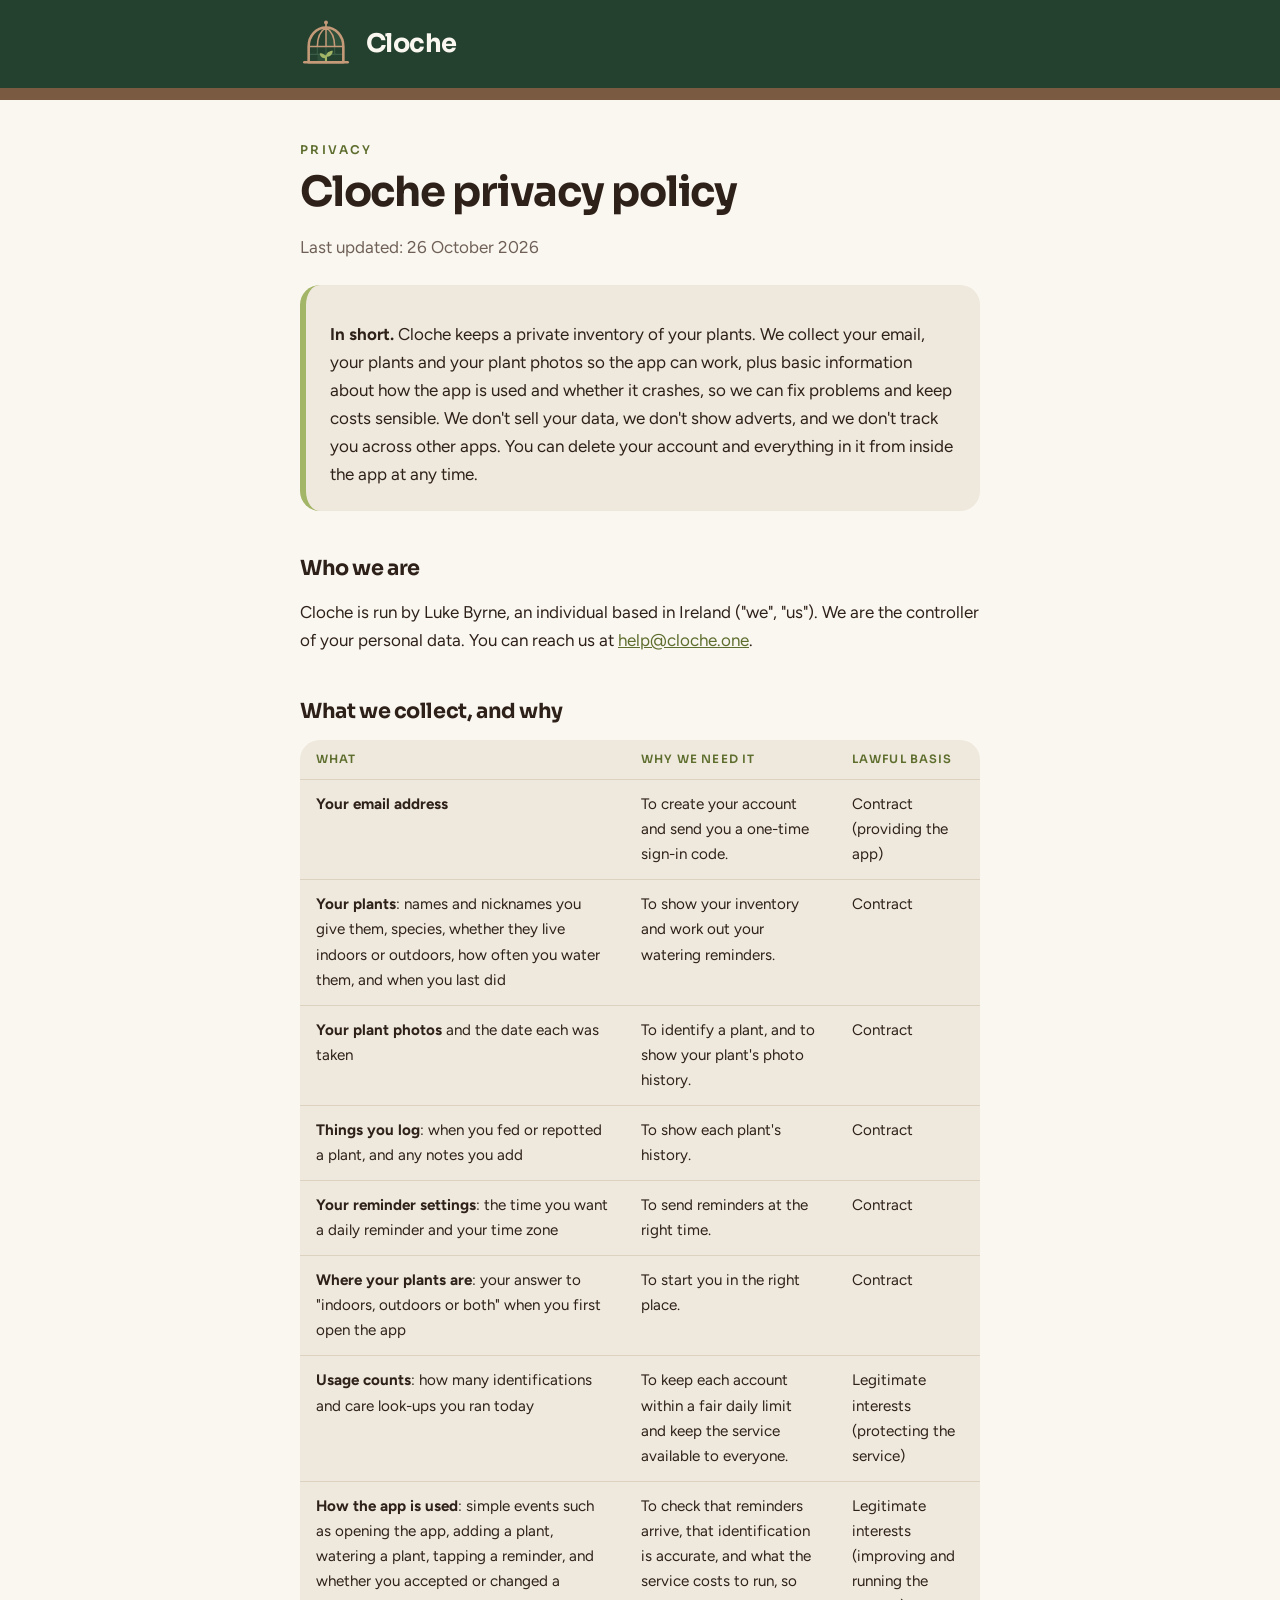
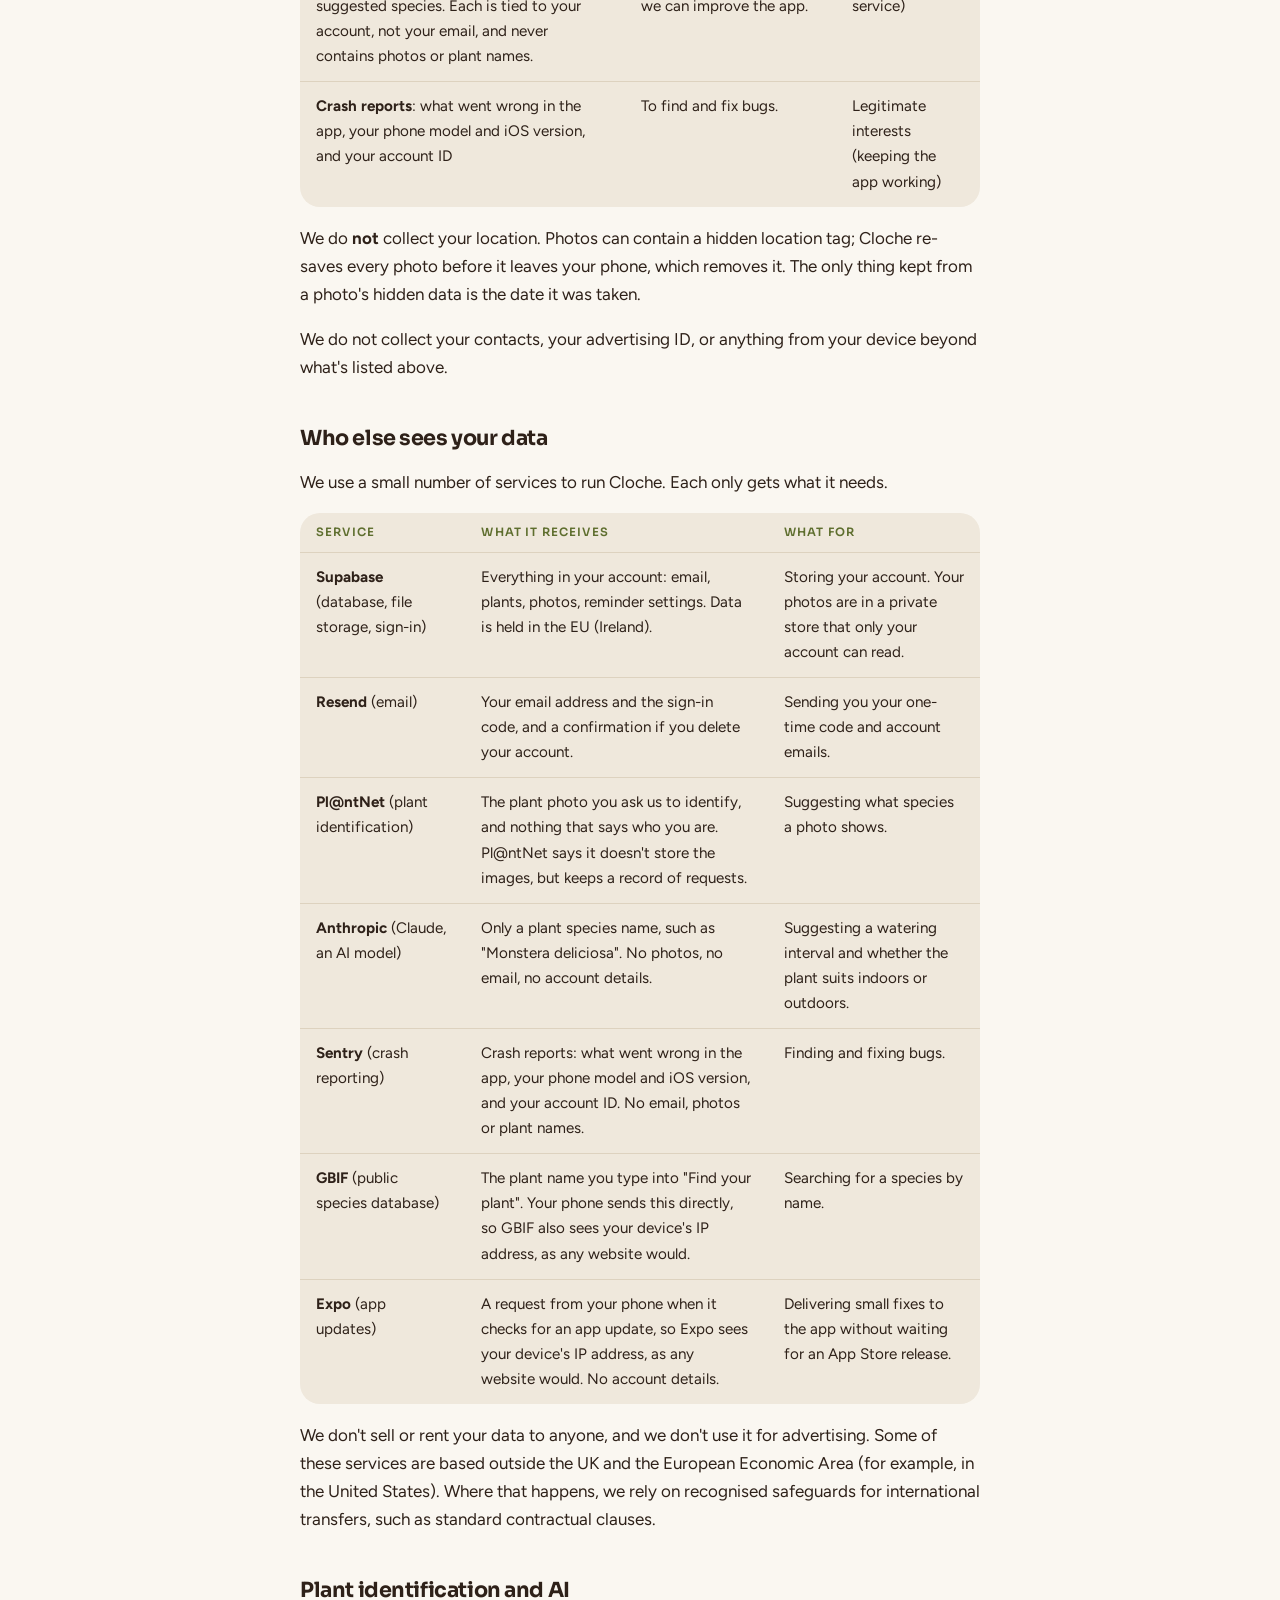
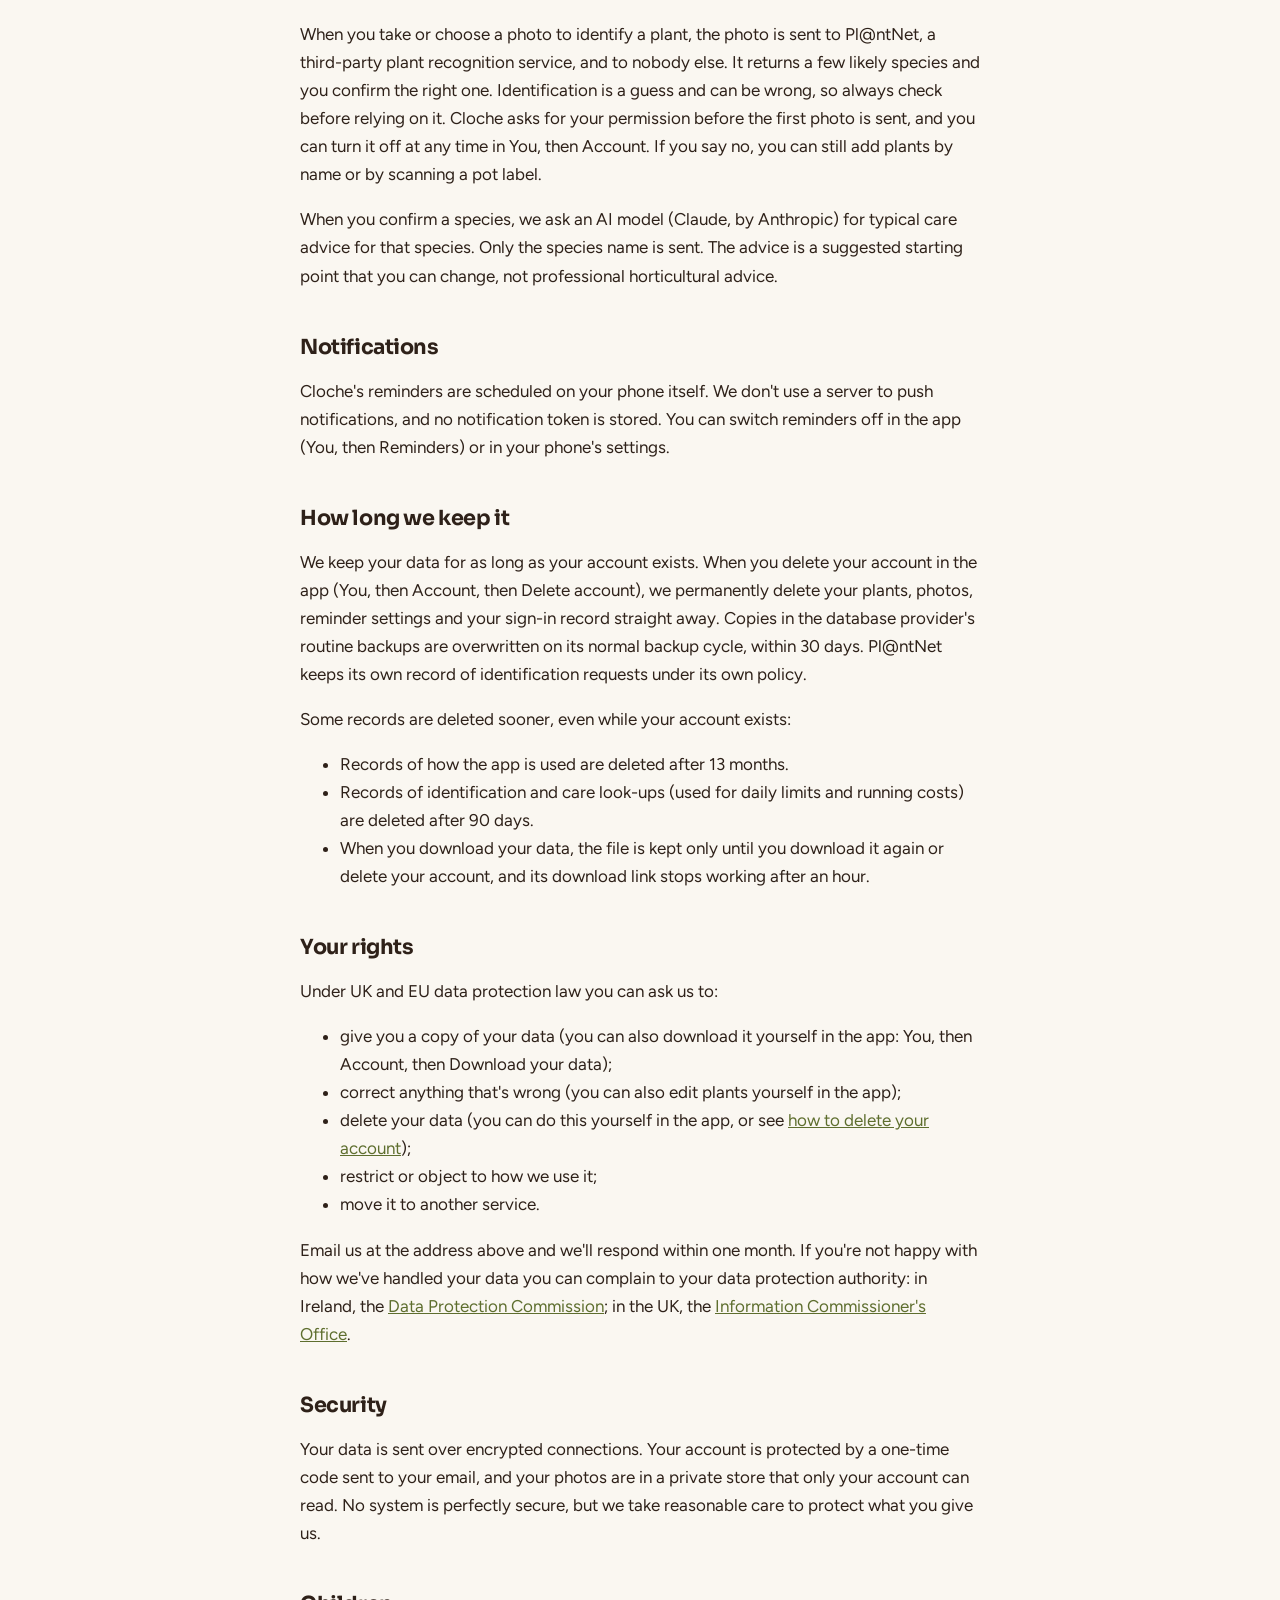
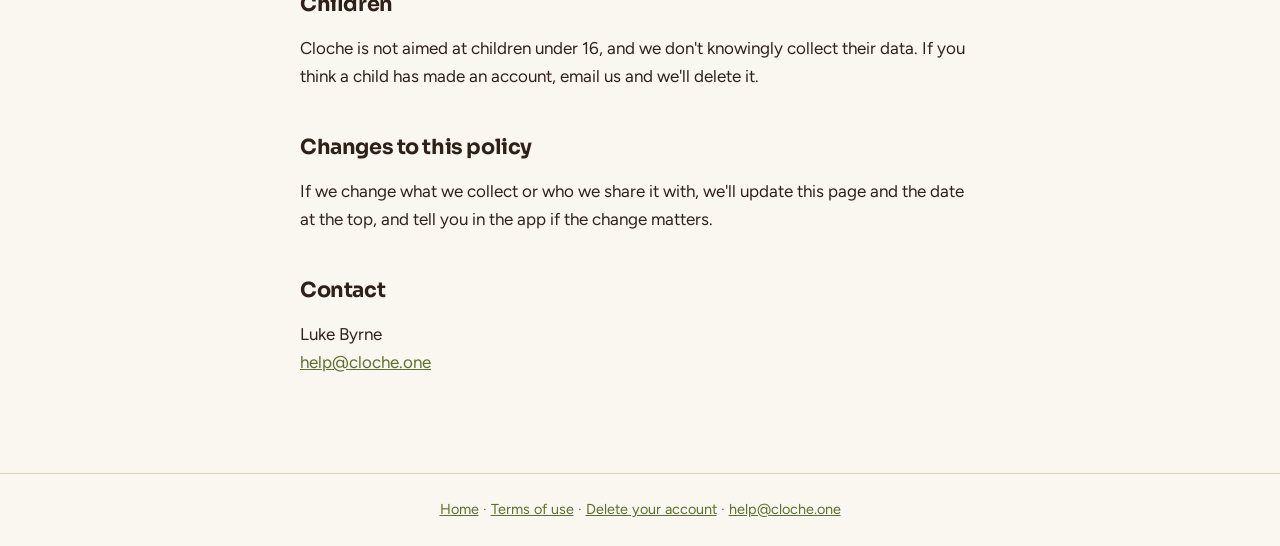
<file: privacy/index.html>
<!doctype html>
<html lang="en">
<head>
<meta charset="utf-8">
<meta name="viewport" content="width=device-width, initial-scale=1">
<title>Cloche privacy policy</title>
<link rel="icon" type="image/svg+xml" href="/favicon.svg" media="(prefers-color-scheme: light)">
<link rel="icon" type="image/svg+xml" href="/favicon-dark.svg" media="(prefers-color-scheme: dark)">
<link rel="apple-touch-icon" href="/apple-touch-icon.png">
<link rel="preconnect" href="https://fonts.googleapis.com">
<link rel="preconnect" href="https://fonts.gstatic.com" crossorigin>
<link rel="stylesheet" href="https://fonts.googleapis.com/css2?family=Sora:wght@400;600;700&family=Figtree:ital,wght@0,400;0,500;0,600;1,400&display=swap">
<style>
  :root { --bg:#FAF7F1; --text:#2E2119; --muted:#6F6157; --line:#DDD2BF; --accent:#5E6E2E; --card:#EFE8DC; --glass:#24402F; --walnut:#7A5A40; --sprout:#A3B566; --linen:#FAF7F1; }
  @media (prefers-color-scheme: dark) {
    :root { --bg:#16110E; --text:#F4EEE5; --muted:#B9AC9E; --line:#3A2F26; --accent:#A3B566; --card:#261E18; --walnut:#C49A78; }
  }
  * { box-sizing:border-box; }
  body { margin:0; min-height:100vh; display:flex; flex-direction:column; background:var(--bg); color:var(--text); font:17px/1.65 "Figtree", system-ui, sans-serif; }
  /* Header: greenhouse glass over a walnut plank, as on the home page */
  .top { background:var(--glass); color:var(--linen); }
  .top .wrap { max-width:720px; margin:0 auto; padding:0 20px; }
  .top a { display:flex; align-items:center; gap:14px; padding:18px 0; color:var(--linen); text-decoration:none; width:max-content; }
  .top svg { width:52px; height:52px; display:block; }
  .top .name { font:700 1.6rem/1 "Sora", system-ui, sans-serif; letter-spacing:-.02em; }
  .plank { height:12px; background:var(--walnut); }
  main { flex:1; max-width:720px; width:100%; margin:0 auto; padding:44px 20px 80px; }
  .eyebrow { font:600 .75rem/1 "Sora", system-ui, sans-serif; letter-spacing:.2em; text-transform:uppercase; color:var(--accent); margin:0 0 14px; }
  h1, h2 { font-family:"Sora", system-ui, sans-serif; letter-spacing:-.02em; }
  h1 { font-size:clamp(2rem, 6vw, 2.6rem); line-height:1.1; letter-spacing:-.03em; margin:0 0 .5rem; }
  h2 { font-size:1.3rem; line-height:1.25; margin:2.75rem 0 .5rem; }
  .muted { color:var(--muted); }
  table { width:100%; border-collapse:separate; border-spacing:0; background:var(--card); border-radius:20px; overflow:hidden; font-size:.95rem; margin:1rem 0; }
  th, td { text-align:left; vertical-align:top; padding:12px 16px; border-bottom:1px solid var(--line); }
  tr:last-child td { border-bottom:0; }
  th { color:var(--accent); font:600 .72rem/1.3 "Sora", system-ui, sans-serif; letter-spacing:.1em; text-transform:uppercase; }
  @media (max-width:560px) { table { table-layout:fixed; font-size:.84rem; } th, td { padding:10px 9px; overflow-wrap:anywhere; } th { font-size:.64rem; letter-spacing:.06em; } }
  .summary { background:var(--card); border-radius:20px; padding:18px 24px 6px; margin-top:1.5rem; border-left:6px solid var(--sprout); }
  .todo { background:#F6E7CC; color:#8A4F0E; padding:0 4px; border-radius:4px; }
  a { color:var(--accent); }
  footer { padding:24px; text-align:center; font-size:.9rem; color:var(--muted); border-top:1px solid var(--line); }
</style>
</head>
<body>
<header class="top"><div class="wrap"><a href="/" aria-label="Cloche home"><svg aria-hidden="true" xmlns="http://www.w3.org/2000/svg" viewBox="0 0 120 120"><path d="M20 102 V66 C20 40 38 22 60 22 C82 22 100 40 100 66 V102 Z" fill="#24402F"/><path d="M60 22 C82 22 100 40 100 66 H60 Z" fill="#2E4F3A"/><path d="M40 84 H60 V102 H40 Z" fill="#2E4F3A"/><path d="M20 84 H100 M40 66 V84 M60 66 V84 M80 66 V84" stroke="#3A5E45" stroke-width="2.5" fill="none"/><path d="M60 102 V87.6" stroke="#A3B566" stroke-width="4.8" stroke-linecap="round" fill="none"/><path d="M60 90 C60 80.4 67.2 75.6 75.6 75.6 C75.6 84 69.6 90 60 90 Z M60 93.6 C60 85.2 52.8 81.6 45.6 81.6 C45.6 88.8 51.6 93.6 60 93.6 Z" fill="#A3B566"/><g fill="none" stroke="#C49A78" stroke-linecap="round" stroke-linejoin="round"><path d="M20 66 H100 M40 66 C40 44 48 29 60 22 M80 66 C80 44 72 29 60 22 M60 22 V66" stroke-width="3.5"/><path d="M20 102 V66 C20 40 38 22 60 22 C82 22 100 40 100 66 V102 Z" stroke-width="6"/><path d="M60 22 V13" stroke-width="4"/><path d="M10 102 H110" stroke-width="6"/></g><circle cx="60" cy="10.5" r="4.5" fill="#C49A78"/></svg><span class="name">Cloche</span></a></div></header>
<div class="plank"></div>
<main>

<div class="eyebrow">Privacy</div>
<h1>Cloche privacy policy</h1>
<p class="muted">Last updated: 26 October 2026</p>

<div class="summary">
  <p><strong>In short.</strong> Cloche keeps a private inventory of your plants. We collect your email, your plants and your plant photos so the app can work, plus basic information about how the app is used and whether it crashes, so we can fix problems and keep costs sensible. We don't sell your data, we don't show adverts, and we don't track you across other apps. You can delete your account and everything in it from inside the app at any time.</p>
</div>

<h2>Who we are</h2>
<p>Cloche is run by Luke Byrne, an individual based in Ireland ("we", "us"). We are the controller of your personal data. You can reach us at <a href="mailto:help@cloche.one">help@cloche.one</a>.</p>

<h2>What we collect, and why</h2>
<table>
  <tr><th>What</th><th>Why we need it</th><th>Lawful basis</th></tr>
  <tr><td><strong>Your email address</strong></td><td>To create your account and send you a one-time sign-in code.</td><td>Contract (providing the app)</td></tr>
  <tr><td><strong>Your plants</strong>: names and nicknames you give them, species, whether they live indoors or outdoors, how often you water them, and when you last did</td><td>To show your inventory and work out your watering reminders.</td><td>Contract</td></tr>
  <tr><td><strong>Your plant photos</strong> and the date each was taken</td><td>To identify a plant, and to show your plant's photo history.</td><td>Contract</td></tr>
  <tr><td><strong>Things you log</strong>: when you fed or repotted a plant, and any notes you add</td><td>To show each plant's history.</td><td>Contract</td></tr>
  <tr><td><strong>Your reminder settings</strong>: the time you want a daily reminder and your time zone</td><td>To send reminders at the right time.</td><td>Contract</td></tr>
  <tr><td><strong>Where your plants are</strong>: your answer to "indoors, outdoors or both" when you first open the app</td><td>To start you in the right place.</td><td>Contract</td></tr>
  <tr><td><strong>Usage counts</strong>: how many identifications and care look-ups you ran today</td><td>To keep each account within a fair daily limit and keep the service available to everyone.</td><td>Legitimate interests (protecting the service)</td></tr>
  <tr><td><strong>How the app is used</strong>: simple events such as opening the app, adding a plant, watering a plant, tapping a reminder, and whether you accepted or changed a suggested species. Each is tied to your account, not your email, and never contains photos or plant names.</td><td>To check that reminders arrive, that identification is accurate, and what the service costs to run, so we can improve the app.</td><td>Legitimate interests (improving and running the service)</td></tr>
  <tr><td><strong>Crash reports</strong>: what went wrong in the app, your phone model and iOS version, and your account ID</td><td>To find and fix bugs.</td><td>Legitimate interests (keeping the app working)</td></tr>
</table>
<p>We do <strong>not</strong> collect your location. Photos can contain a hidden location tag; Cloche re-saves every photo before it leaves your phone, which removes it. The only thing kept from a photo's hidden data is the date it was taken.</p>
<p>We do not collect your contacts, your advertising ID, or anything from your device beyond what's listed above.</p>

<h2>Who else sees your data</h2>
<p>We use a small number of services to run Cloche. Each only gets what it needs.</p>
<table>
  <tr><th>Service</th><th>What it receives</th><th>What for</th></tr>
  <tr><td><strong>Supabase</strong> (database, file storage, sign-in)</td><td>Everything in your account: email, plants, photos, reminder settings. Data is held in the EU (Ireland).</td><td>Storing your account. Your photos are in a private store that only your account can read.</td></tr>
  <tr><td><strong>Resend</strong> (email)</td><td>Your email address and the sign-in code, and a confirmation if you delete your account.</td><td>Sending you your one-time code and account emails.</td></tr>
  <tr><td><strong>Pl@ntNet</strong> (plant identification)</td><td>The plant photo you ask us to identify, and nothing that says who you are. Pl@ntNet says it doesn't store the images, but keeps a record of requests.</td><td>Suggesting what species a photo shows.</td></tr>
  <tr><td><strong>Anthropic</strong> (Claude, an AI model)</td><td>Only a plant species name, such as "Monstera deliciosa". No photos, no email, no account details.</td><td>Suggesting a watering interval and whether the plant suits indoors or outdoors.</td></tr>
  <tr><td><strong>Sentry</strong> (crash reporting)</td><td>Crash reports: what went wrong in the app, your phone model and iOS version, and your account ID. No email, photos or plant names.</td><td>Finding and fixing bugs.</td></tr>
  <tr><td><strong>GBIF</strong> (public species database)</td><td>The plant name you type into "Find your plant". Your phone sends this directly, so GBIF also sees your device's IP address, as any website would.</td><td>Searching for a species by name.</td></tr>
  <tr><td><strong>Expo</strong> (app updates)</td><td>A request from your phone when it checks for an app update, so Expo sees your device's IP address, as any website would. No account details.</td><td>Delivering small fixes to the app without waiting for an App Store release.</td></tr>
</table>
<p>We don't sell or rent your data to anyone, and we don't use it for advertising. Some of these services are based outside the UK and the European Economic Area (for example, in the United States). Where that happens, we rely on recognised safeguards for international transfers, such as standard contractual clauses.</p>

<h2>Plant identification and AI</h2>
<p>When you take or choose a photo to identify a plant, the photo is sent to Pl@ntNet, a third-party plant recognition service, and to nobody else. It returns a few likely species and you confirm the right one. Identification is a guess and can be wrong, so always check before relying on it. Cloche asks for your permission before the first photo is sent, and you can turn it off at any time in You, then Account. If you say no, you can still add plants by name or by scanning a pot label.</p>
<p>When you confirm a species, we ask an AI model (Claude, by Anthropic) for typical care advice for that species. Only the species name is sent. The advice is a suggested starting point that you can change, not professional horticultural advice.</p>

<h2>Notifications</h2>
<p>Cloche's reminders are scheduled on your phone itself. We don't use a server to push notifications, and no notification token is stored. You can switch reminders off in the app (You, then Reminders) or in your phone's settings.</p>

<h2>How long we keep it</h2>
<p>We keep your data for as long as your account exists. When you delete your account in the app (You, then Account, then Delete account), we permanently delete your plants, photos, reminder settings and your sign-in record straight away. Copies in the database provider's routine backups are overwritten on its normal backup cycle, within 30 days. Pl@ntNet keeps its own record of identification requests under its own policy.</p>
<p>Some records are deleted sooner, even while your account exists:</p>
<ul>
  <li>Records of how the app is used are deleted after 13 months.</li>
  <li>Records of identification and care look-ups (used for daily limits and running costs) are deleted after 90 days.</li>
  <li>When you download your data, the file is kept only until you download it again or delete your account, and its download link stops working after an hour.</li>
</ul>

<h2>Your rights</h2>
<p>Under UK and EU data protection law you can ask us to:</p>
<ul>
  <li>give you a copy of your data (you can also download it yourself in the app: You, then Account, then Download your data);</li>
  <li>correct anything that's wrong (you can also edit plants yourself in the app);</li>
  <li>delete your data (you can do this yourself in the app, or see <a href="/delete-account/">how to delete your account</a>);</li>
  <li>restrict or object to how we use it;</li>
  <li>move it to another service.</li>
</ul>
<p>Email us at the address above and we'll respond within one month. If you're not happy with how we've handled your data you can complain to your data protection authority: in Ireland, the <a href="https://www.dataprotection.ie">Data Protection Commission</a>; in the UK, the <a href="https://ico.org.uk">Information Commissioner's Office</a>.</p>

<h2>Security</h2>
<p>Your data is sent over encrypted connections. Your account is protected by a one-time code sent to your email, and your photos are in a private store that only your account can read. No system is perfectly secure, but we take reasonable care to protect what you give us.</p>

<h2>Children</h2>
<p>Cloche is not aimed at children under 16, and we don't knowingly collect their data. If you think a child has made an account, email us and we'll delete it.</p>

<h2>Changes to this policy</h2>
<p>If we change what we collect or who we share it with, we'll update this page and the date at the top, and tell you in the app if the change matters.</p>

<h2>Contact</h2>
<p>Luke Byrne<br>
<a href="mailto:help@cloche.one">help@cloche.one</a></p>

</main>
<footer>
  <a href="/">Home</a> &middot; <a href="/terms/">Terms of use</a> &middot; <a href="/delete-account/">Delete your account</a> &middot; <a href="mailto:help@cloche.one">help@cloche.one</a>
</footer>
</body>
</html>
</file>
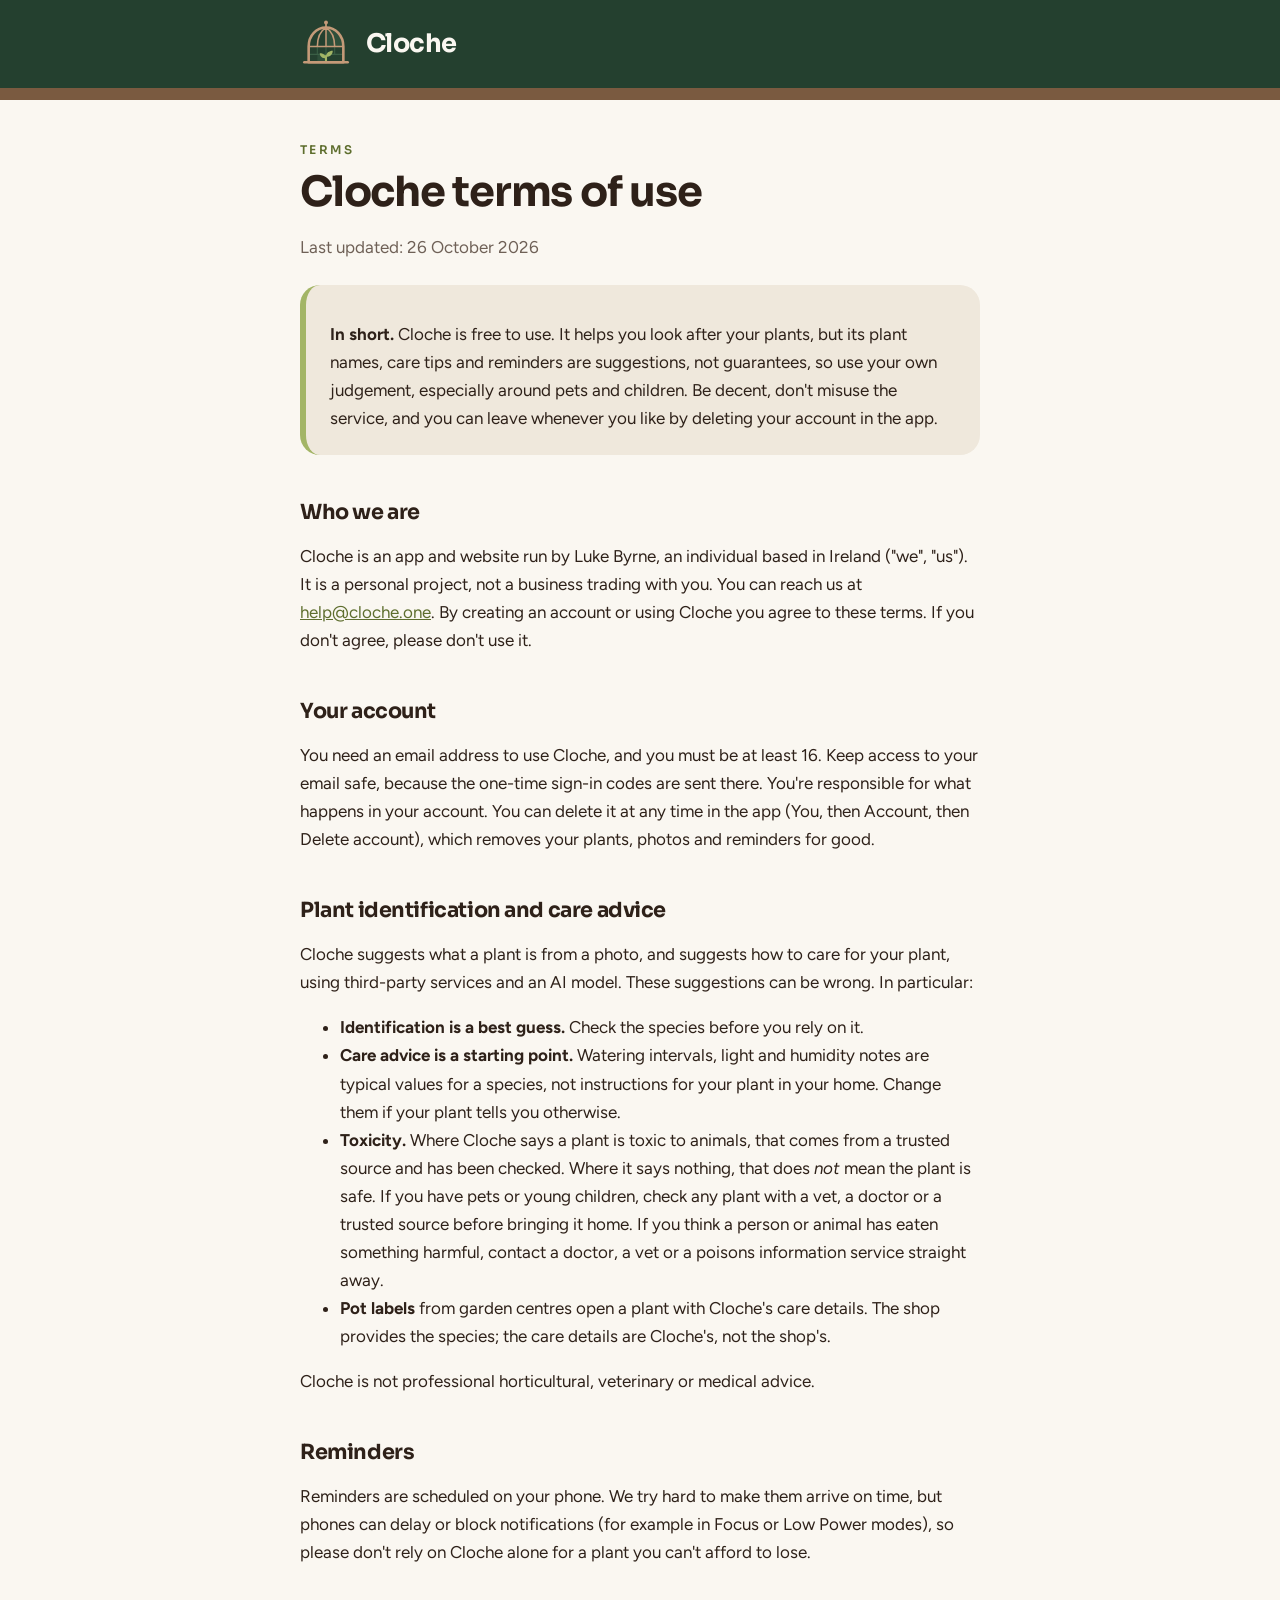
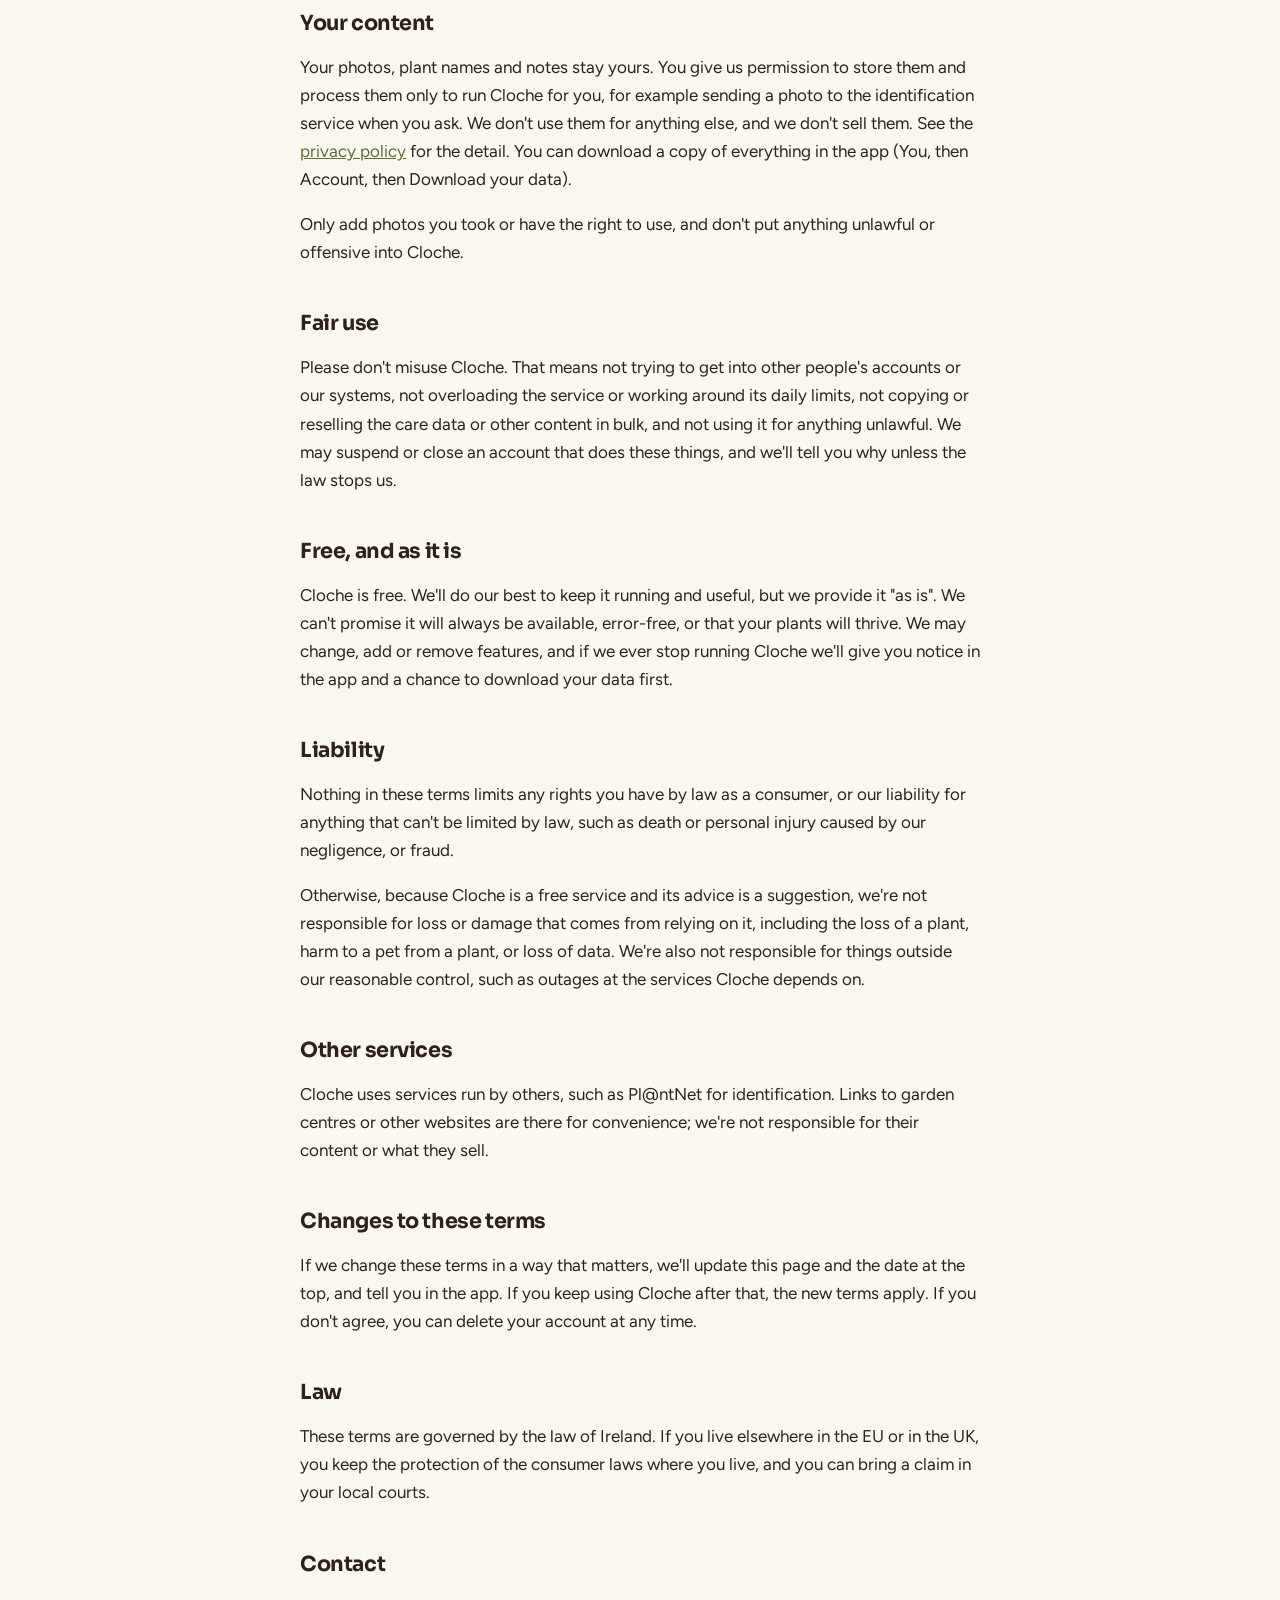
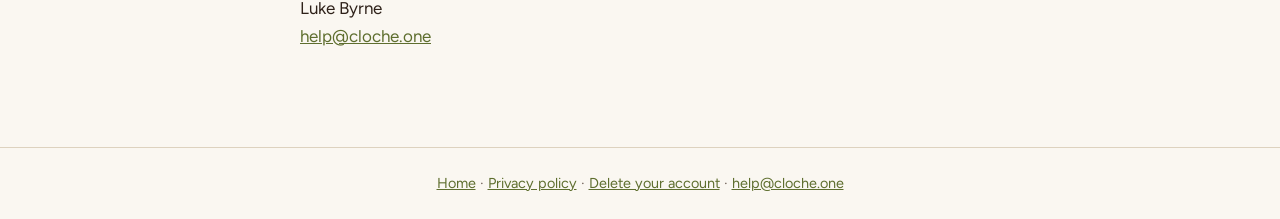
<file: terms/index.html>
<!doctype html>
<html lang="en">
<head>
<meta charset="utf-8">
<meta name="viewport" content="width=device-width, initial-scale=1">
<title>Cloche terms of use</title>
<link rel="icon" type="image/svg+xml" href="/favicon.svg" media="(prefers-color-scheme: light)">
<link rel="icon" type="image/svg+xml" href="/favicon-dark.svg" media="(prefers-color-scheme: dark)">
<link rel="apple-touch-icon" href="/apple-touch-icon.png">
<link rel="preconnect" href="https://fonts.googleapis.com">
<link rel="preconnect" href="https://fonts.gstatic.com" crossorigin>
<link rel="stylesheet" href="https://fonts.googleapis.com/css2?family=Sora:wght@400;600;700&family=Figtree:ital,wght@0,400;0,500;0,600;1,400&display=swap">
<style>
  :root { --bg:#FAF7F1; --text:#2E2119; --muted:#6F6157; --line:#DDD2BF; --accent:#5E6E2E; --card:#EFE8DC; --glass:#24402F; --walnut:#7A5A40; --sprout:#A3B566; --linen:#FAF7F1; }
  @media (prefers-color-scheme: dark) {
    :root { --bg:#16110E; --text:#F4EEE5; --muted:#B9AC9E; --line:#3A2F26; --accent:#A3B566; --card:#261E18; --walnut:#C49A78; }
  }
  * { box-sizing:border-box; }
  body { margin:0; min-height:100vh; display:flex; flex-direction:column; background:var(--bg); color:var(--text); font:17px/1.65 "Figtree", system-ui, sans-serif; }
  /* Header: greenhouse glass over a walnut plank, as on the home page */
  .top { background:var(--glass); color:var(--linen); }
  .top .wrap { max-width:720px; margin:0 auto; padding:0 20px; }
  .top a { display:flex; align-items:center; gap:14px; padding:18px 0; color:var(--linen); text-decoration:none; width:max-content; }
  .top svg { width:52px; height:52px; display:block; }
  .top .name { font:700 1.6rem/1 "Sora", system-ui, sans-serif; letter-spacing:-.02em; }
  .plank { height:12px; background:var(--walnut); }
  main { flex:1; max-width:720px; width:100%; margin:0 auto; padding:44px 20px 80px; }
  .eyebrow { font:600 .75rem/1 "Sora", system-ui, sans-serif; letter-spacing:.2em; text-transform:uppercase; color:var(--accent); margin:0 0 14px; }
  h1, h2 { font-family:"Sora", system-ui, sans-serif; letter-spacing:-.02em; }
  h1 { font-size:clamp(2rem, 6vw, 2.6rem); line-height:1.1; letter-spacing:-.03em; margin:0 0 .5rem; }
  h2 { font-size:1.3rem; line-height:1.25; margin:2.75rem 0 .5rem; }
  .muted { color:var(--muted); }
  table { width:100%; border-collapse:separate; border-spacing:0; background:var(--card); border-radius:20px; overflow:hidden; font-size:.95rem; margin:1rem 0; }
  th, td { text-align:left; vertical-align:top; padding:12px 16px; border-bottom:1px solid var(--line); }
  tr:last-child td { border-bottom:0; }
  th { color:var(--accent); font:600 .72rem/1.3 "Sora", system-ui, sans-serif; letter-spacing:.1em; text-transform:uppercase; }
  @media (max-width:560px) { table { table-layout:fixed; font-size:.84rem; } th, td { padding:10px 9px; overflow-wrap:anywhere; } th { font-size:.64rem; letter-spacing:.06em; } }
  .summary { background:var(--card); border-radius:20px; padding:18px 24px 6px; margin-top:1.5rem; border-left:6px solid var(--sprout); }
  .todo { background:#F6E7CC; color:#8A4F0E; padding:0 4px; border-radius:4px; }
  a { color:var(--accent); }
  footer { padding:24px; text-align:center; font-size:.9rem; color:var(--muted); border-top:1px solid var(--line); }
</style>
</head>
<body>
<header class="top"><div class="wrap"><a href="/" aria-label="Cloche home"><svg aria-hidden="true" xmlns="http://www.w3.org/2000/svg" viewBox="0 0 120 120"><path d="M20 102 V66 C20 40 38 22 60 22 C82 22 100 40 100 66 V102 Z" fill="#24402F"/><path d="M60 22 C82 22 100 40 100 66 H60 Z" fill="#2E4F3A"/><path d="M40 84 H60 V102 H40 Z" fill="#2E4F3A"/><path d="M20 84 H100 M40 66 V84 M60 66 V84 M80 66 V84" stroke="#3A5E45" stroke-width="2.5" fill="none"/><path d="M60 102 V87.6" stroke="#A3B566" stroke-width="4.8" stroke-linecap="round" fill="none"/><path d="M60 90 C60 80.4 67.2 75.6 75.6 75.6 C75.6 84 69.6 90 60 90 Z M60 93.6 C60 85.2 52.8 81.6 45.6 81.6 C45.6 88.8 51.6 93.6 60 93.6 Z" fill="#A3B566"/><g fill="none" stroke="#C49A78" stroke-linecap="round" stroke-linejoin="round"><path d="M20 66 H100 M40 66 C40 44 48 29 60 22 M80 66 C80 44 72 29 60 22 M60 22 V66" stroke-width="3.5"/><path d="M20 102 V66 C20 40 38 22 60 22 C82 22 100 40 100 66 V102 Z" stroke-width="6"/><path d="M60 22 V13" stroke-width="4"/><path d="M10 102 H110" stroke-width="6"/></g><circle cx="60" cy="10.5" r="4.5" fill="#C49A78"/></svg><span class="name">Cloche</span></a></div></header>
<div class="plank"></div>
<main>

<div class="eyebrow">Terms</div>
<h1>Cloche terms of use</h1>
<p class="muted">Last updated: 26 October 2026</p>

<div class="summary">
  <p><strong>In short.</strong> Cloche is free to use. It helps you look after your plants, but its plant names, care tips and reminders are suggestions, not guarantees, so use your own judgement, especially around pets and children. Be decent, don't misuse the service, and you can leave whenever you like by deleting your account in the app.</p>
</div>

<h2>Who we are</h2>
<p>Cloche is an app and website run by Luke Byrne, an individual based in Ireland ("we", "us"). It is a personal project, not a business trading with you. You can reach us at <a href="mailto:help@cloche.one">help@cloche.one</a>. By creating an account or using Cloche you agree to these terms. If you don't agree, please don't use it.</p>

<h2>Your account</h2>
<p>You need an email address to use Cloche, and you must be at least 16. Keep access to your email safe, because the one-time sign-in codes are sent there. You're responsible for what happens in your account. You can delete it at any time in the app (You, then Account, then Delete account), which removes your plants, photos and reminders for good.</p>

<h2>Plant identification and care advice</h2>
<p>Cloche suggests what a plant is from a photo, and suggests how to care for your plant, using third-party services and an AI model. These suggestions can be wrong. In particular:</p>
<ul>
  <li><strong>Identification is a best guess.</strong> Check the species before you rely on it.</li>
  <li><strong>Care advice is a starting point.</strong> Watering intervals, light and humidity notes are typical values for a species, not instructions for your plant in your home. Change them if your plant tells you otherwise.</li>
  <li><strong>Toxicity.</strong> Where Cloche says a plant is toxic to animals, that comes from a trusted source and has been checked. Where it says nothing, that does <em>not</em> mean the plant is safe. If you have pets or young children, check any plant with a vet, a doctor or a trusted source before bringing it home. If you think a person or animal has eaten something harmful, contact a doctor, a vet or a poisons information service straight away.</li>
  <li><strong>Pot labels</strong> from garden centres open a plant with Cloche's care details. The shop provides the species; the care details are Cloche's, not the shop's.</li>
</ul>
<p>Cloche is not professional horticultural, veterinary or medical advice.</p>

<h2>Reminders</h2>
<p>Reminders are scheduled on your phone. We try hard to make them arrive on time, but phones can delay or block notifications (for example in Focus or Low Power modes), so please don't rely on Cloche alone for a plant you can't afford to lose.</p>

<h2>Your content</h2>
<p>Your photos, plant names and notes stay yours. You give us permission to store them and process them only to run Cloche for you, for example sending a photo to the identification service when you ask. We don't use them for anything else, and we don't sell them. See the <a href="/privacy/">privacy policy</a> for the detail. You can download a copy of everything in the app (You, then Account, then Download your data).</p>
<p>Only add photos you took or have the right to use, and don't put anything unlawful or offensive into Cloche.</p>

<h2>Fair use</h2>
<p>Please don't misuse Cloche. That means not trying to get into other people's accounts or our systems, not overloading the service or working around its daily limits, not copying or reselling the care data or other content in bulk, and not using it for anything unlawful. We may suspend or close an account that does these things, and we'll tell you why unless the law stops us.</p>

<h2>Free, and as it is</h2>
<p>Cloche is free. We'll do our best to keep it running and useful, but we provide it "as is". We can't promise it will always be available, error-free, or that your plants will thrive. We may change, add or remove features, and if we ever stop running Cloche we'll give you notice in the app and a chance to download your data first.</p>

<h2>Liability</h2>
<p>Nothing in these terms limits any rights you have by law as a consumer, or our liability for anything that can't be limited by law, such as death or personal injury caused by our negligence, or fraud.</p>
<p>Otherwise, because Cloche is a free service and its advice is a suggestion, we're not responsible for loss or damage that comes from relying on it, including the loss of a plant, harm to a pet from a plant, or loss of data. We're also not responsible for things outside our reasonable control, such as outages at the services Cloche depends on.</p>

<h2>Other services</h2>
<p>Cloche uses services run by others, such as Pl@ntNet for identification. Links to garden centres or other websites are there for convenience; we're not responsible for their content or what they sell.</p>

<h2>Changes to these terms</h2>
<p>If we change these terms in a way that matters, we'll update this page and the date at the top, and tell you in the app. If you keep using Cloche after that, the new terms apply. If you don't agree, you can delete your account at any time.</p>

<h2>Law</h2>
<p>These terms are governed by the law of Ireland. If you live elsewhere in the EU or in the UK, you keep the protection of the consumer laws where you live, and you can bring a claim in your local courts.</p>

<h2>Contact</h2>
<p>Luke Byrne<br><a href="mailto:help@cloche.one">help@cloche.one</a></p>

</main>
<footer>
  <a href="/">Home</a> &middot; <a href="/privacy/">Privacy policy</a> &middot; <a href="/delete-account/">Delete your account</a> &middot; <a href="mailto:help@cloche.one">help@cloche.one</a>
</footer>
</body>
</html>
</file>
<file: admin/admin.css>
:root {
  --bg: #FAF7F1; --text: #2E2119; --muted: #6F6157; --line: #DDD2BF; --accent: #5E6E2E;
  --on-accent: #FAF7F1; --surface: #EFE8DC; --card: #FFFFFF; --walnut: #7A5A40; --danger: #A23B2A;
  --ok: #3E6B3A; --focus: #A3B566;
}
@media (prefers-color-scheme: dark) {
  :root {
    --bg: #16110E; --text: #F4EEE5; --muted: #B9AC9E; --line: #3A2F26; --accent: #A3B566;
    --on-accent: #16110E; --surface: #261E18; --card: #1E1713; --walnut: #C49A78; --danger: #E08A78;
    --ok: #A3B566; --focus: #A3B566;
  }
}
* { box-sizing: border-box; }
[hidden] { display: none !important; }
html { -webkit-text-size-adjust: 100%; }
body { margin: 0; background: var(--bg); color: var(--text); font: 16px/1.55 "Figtree", system-ui, sans-serif; }
h1, h2, h3 { font-family: "Sora", system-ui, sans-serif; line-height: 1.25; margin: 0; }
h2 { font-size: 1.1rem; } h3 { font-size: 1rem; }
a { color: var(--accent); }
.boot { padding: 48px 16px; text-align: center; color: var(--muted); }
.mono { font-family: "JetBrains Mono", ui-monospace, monospace; letter-spacing: .04em; }
.muted { color: var(--muted); }
.small { font-size: .875rem; }

#app { min-height: 100vh; display: flex; flex-direction: column; }
.wrap { width: 100%; max-width: 980px; margin: 0 auto; padding-left: 16px; padding-right: 16px; }

/* header + nav */
.top { border-bottom: 1px solid var(--line); background: var(--card); }
.bar { display: flex; align-items: center; gap: 10px; padding-top: 12px; padding-bottom: 12px; flex-wrap: wrap; }
.bar img { width: 30px; height: 30px; }
.bar h1 { font-size: 1.1rem; margin-right: auto; }
.who { color: var(--muted); font-size: .875rem; }
.tabs { border-bottom: 1px solid var(--line); background: var(--card); }
.tabrow { display: flex; gap: 4px; overflow-x: auto; }
.tabs button { background: none; border: 0; border-bottom: 3px solid transparent; padding: 12px 14px; font: inherit; font-weight: 600; color: var(--muted); cursor: pointer; white-space: nowrap; }
.tabs button:first-child { padding-left: 0; }
.tabs button:hover { color: var(--text); }
.tabs button[aria-current="page"] { color: var(--text); border-bottom-color: var(--accent); }
main { flex: 1; padding-top: 20px; padding-bottom: 32px; display: grid; gap: 16px; align-content: start; }

/* cards + forms */
.card-stack { display: grid; gap: 16px; }
.card { background: var(--card); border: 1px solid var(--line); border-radius: 14px; padding: 16px; display: grid; gap: 12px; }
.card > header { display: flex; align-items: center; gap: 10px; flex-wrap: wrap; }
.card > header h2 { margin-right: auto; }
.head-extra { display: flex; gap: 8px; align-items: center; }
.step { flex: none; width: 28px; height: 28px; border-radius: 50%; display: grid; place-items: center; background: var(--surface); color: var(--muted); font: 600 .85rem "JetBrains Mono", monospace; }
.step.done { background: var(--accent); color: var(--on-accent); }
.lede { margin: -4px 0 0; color: var(--muted); font-size: .92rem; }
.card form { display: grid; gap: 12px; }
.card form.grid2 { display: grid; }
.grid2 { display: grid; gap: 12px; grid-template-columns: repeat(auto-fit, minmax(220px, 1fr)); }
label.field { display: grid; gap: 4px; font-weight: 600; font-size: .9rem; }
label.field > .hint { font-weight: 400; color: var(--muted); font-size: .8rem; }
input, select, textarea { font: inherit; color: var(--text); background: var(--bg); border: 1px solid var(--line); border-radius: 10px; padding: 9px 11px; width: 100%; min-height: 42px; }
input[type="checkbox"] { width: auto; min-height: 0; }
input:focus-visible, select:focus-visible, button:focus-visible, textarea:focus-visible { outline: 3px solid var(--focus); outline-offset: 1px; }
.check { display: flex; gap: 10px; align-items: flex-start; font-weight: 500; }
.check input { margin-top: .3em; }
.row { display: flex; gap: 8px; flex-wrap: wrap; align-items: center; }
button.btn { font: inherit; font-weight: 600; border-radius: 10px; padding: 9px 16px; min-height: 42px; border: 1px solid var(--accent); background: var(--accent); color: var(--on-accent); cursor: pointer; }
button.btn.secondary { background: transparent; color: var(--text); border-color: var(--line); }
button.btn.danger { background: transparent; color: var(--danger); border-color: var(--danger); }
button.btn.small { min-height: 34px; padding: 4px 11px; font-size: .875rem; }
button.btn:disabled { opacity: .5; cursor: not-allowed; }
.notice { padding: 10px 14px; border-radius: 10px; background: var(--surface); }
.notice.error { color: var(--danger); border: 1px solid var(--danger); background: transparent; }
.notice.ok { color: var(--ok); border: 1px solid var(--ok); background: transparent; }
.pill { display: inline-block; padding: 1px 9px; border-radius: 999px; font-size: .78rem; font-weight: 600; background: var(--surface); color: var(--muted); }
.pill.ok { color: var(--ok); } .pill.warn { color: var(--danger); }
.kv { display: grid; grid-template-columns: max-content 1fr; gap: 4px 14px; margin: 0; }
.kv dt { color: var(--muted); } .kv dd { margin: 0; font-weight: 500; }

/* sign-in */
.centre { width: 100%; max-width: 420px; margin: 7vh auto 32px; padding: 0 16px; display: grid; gap: 16px; justify-items: stretch; }
.centre .mark { width: 56px; height: 56px; justify-self: center; }
.centre h1 { text-align: center; }
.centre .card { gap: 14px; }
.qr-enrol { width: 200px; height: 200px; background: #fff; border-radius: 10px; padding: 8px; justify-self: center; }
.secret { word-break: break-all; text-align: center; }

/* tables */
.tablewrap { overflow-x: auto; border: 1px solid var(--line); border-radius: 14px; background: var(--card); }
table { width: 100%; border-collapse: collapse; font-size: .92rem; }
th, td { text-align: left; padding: 10px 12px; border-bottom: 1px solid var(--line); vertical-align: top; }
th { font-size: .78rem; text-transform: uppercase; letter-spacing: .05em; color: var(--muted); white-space: nowrap; }
tr:last-child td { border-bottom: 0; }
tr.archived td { opacity: .55; }
td.actions { white-space: nowrap; }
td.actions .btn { margin-right: 4px; }

/* sticker */
.sticker { background: #fff; border-radius: 6px; box-shadow: 0 1px 6px rgba(0,0,0,.18); display: inline-block; line-height: 0; }
.sticker svg { display: block; }
.sticker-row { display: flex; gap: 20px; flex-wrap: wrap; align-items: flex-start; }
.sticker-row .actions { display: grid; gap: 8px; min-width: 200px; flex: 1; }

/* dialog */
dialog { border: 1px solid var(--line); border-radius: 16px; background: var(--card); color: var(--text); padding: 20px; max-width: min(560px, calc(100vw - 32px)); width: 100%; }
dialog::backdrop { background: rgba(0,0,0,.45); }
dialog form { display: grid; gap: 14px; }

/* print queue bar: sticks to the foot of the window */
.queue { position: sticky; bottom: 0; z-index: 5; background: var(--card); border-top: 1px solid var(--line); padding: 10px 16px; display: flex; gap: 10px; align-items: center; flex-wrap: wrap; }
.queue strong { margin-right: auto; }

/* print: only the sheets */
#print-root { display: none; }
@media print {
  @page { size: A4; margin: 10mm; }
  body { background: #fff; }
  #app { display: none !important; }
  #print-root { display: block; }
  .sheet { display: grid; grid-template-columns: repeat(3, 52mm); gap: 6mm 3mm; justify-content: center; align-content: start; width: 190mm; height: 277mm; break-after: page; }
  .sheet svg { display: block; }
}

.sr-only { position: absolute; width: 1px; height: 1px; overflow: hidden; clip: rect(0 0 0 0); white-space: nowrap; border: 0; padding: 0; }

/* the row of sprouts at the foot of the page, as on cloche.one */
.foot { margin-top: auto; padding-top: 24px; text-align: center; }
.shelf-wrap { border-bottom: 3px solid var(--walnut); }
.shelf { display: block; width: 100%; height: 64px; }
.foot p { margin: 0; padding: 12px 16px 16px; }

.filters input[type="search"] { flex: 1 1 240px; width: auto; }
.filters select { flex: 0 1 200px; width: auto; }

/* phone widths */
@media (max-width: 640px) {
  .bar h1 { flex-basis: calc(100% - 44px); }
  .bar .who { order: 1; flex-basis: 100%; overflow-wrap: anywhere; margin-top: -6px; }
  .bar .btn { order: 2; }
  .tabrow { gap: 16px; }
  .tablewrap td:first-child { min-width: 160px; }
  .filters select { flex: 1 1 100%; width: 100%; }
  .sticker-row .actions { min-width: 0; flex-basis: 100%; }
  /* the label list stacks into one card per label, so its buttons stay on screen */
  #label-table .tablewrap, #label-table { overflow: visible; }
  #label-table table, #label-table tbody, #label-table tr, #label-table td { display: block; }
  #label-table thead { display: none; }
  #label-table tr { padding: 12px 14px; border-bottom: 1px solid var(--line); display: grid; gap: 2px; }
  #label-table tr:last-child { border-bottom: 0; }
  #label-table td { padding: 0; border: 0; min-width: 0; }
  #label-table td.actions { white-space: normal; display: flex; flex-wrap: wrap; gap: 6px; margin-top: 8px; }
  #label-table td.actions .btn { margin-right: 0; }
}

/* A heading inside a card, e.g. "Feeding and repotting" in the care editor. */
.subhead { font: 600 1rem/1.3 "Sora", system-ui, sans-serif; margin: 20px 0 4px; }
.notice.warn { color: var(--warn, #8A4F0E); border: 1px solid currentColor; background: transparent; }

/* care editor: one card per care topic, in the app's colours (cloche-app care-palette.ts) */
.fam-basics { --tile: var(--card); --edge: var(--line); --ink: var(--text); }
.fam-water { --tile: #EDF4FA; --edge: #CFE1EF; --disc: #DCEBF5; --ink: #2F5F86; }
.fam-sun { --tile: #FBF6E6; --edge: #EFE2B8; --disc: #F4E7BE; --ink: #7A5C10; }
.fam-earth { --tile: #F6EFE8; --edge: #E6D7C6; --disc: #EBDDCC; --ink: #6B4A33; }
.fam-feed { --tile: #F1F4E6; --edge: #D8E0BC; --disc: #E1E8C8; --ink: #4E5C24; }
.fam-caution { --tile: #FBEEE8; --edge: #F0CDBE; --disc: #F6D9CC; --ink: #8A3A1C; }
@media (prefers-color-scheme: dark) {
  .fam-water { --tile: #141E26; --edge: #24384A; --disc: #1E2F3B; --ink: #9CC4E4; }
  .fam-sun { --tile: #1F1A10; --edge: #3B3220; --disc: #3A3020; --ink: #E3C677; }
  .fam-earth { --tile: #1F1712; --edge: #3A2C21; --disc: #35281E; --ink: #D9B796; }
  .fam-feed { --tile: #191D11; --edge: #323B21; --disc: #2C331C; --ink: #B7C77E; }
  .fam-caution { --tile: #24130E; --edge: #4A2A1F; --disc: #3D2219; --ink: #F2A98C; }
}
.care-editor { gap: 14px; }
.topic { background: var(--tile); border: 1px solid var(--edge); border-radius: 14px; padding: 14px 16px; display: grid; gap: 12px; }
.topic > header { display: flex; align-items: center; gap: 10px; }
.topic > header h3 { color: var(--ink); font-size: 1.05rem; }
.care-icon, .care-icon img { display: block; flex: none; }
.topic-body { display: grid; gap: 16px; grid-template-columns: minmax(0, 1fr) 260px; align-items: start; }
@media (max-width: 760px) { .topic-body { grid-template-columns: minmax(0, 1fr); } }
.topic-fields { display: grid; gap: 12px; align-content: start; }
.topic label.field { color: var(--text); }
.topic input, .topic select, .topic textarea { background: var(--card); border-color: var(--edge); }
.topic textarea { resize: vertical; field-sizing: content; min-height: 42px; line-height: 1.45; }
.field-top { display: flex; justify-content: space-between; align-items: baseline; gap: 8px; }
.count { font: 500 .78rem "JetBrains Mono", ui-monospace, monospace; color: var(--muted); }
.count.over { color: var(--danger); font-weight: 700; }
.pair { display: grid; gap: 12px; grid-template-columns: 1fr 1fr; align-items: start; }
.grid4 { display: grid; gap: 12px; grid-template-columns: repeat(auto-fit, minmax(180px, 1fr)); align-items: start; }
.topic-preview { display: grid; gap: 6px; position: sticky; top: 12px; }
.topic-preview > .hint { font-size: .78rem; color: var(--muted); text-transform: uppercase; letter-spacing: .06em; }
/* the app's tile: half the phone's width, its paddings and type */
.tile-preview { width: 176px; background: var(--tile); border: 1px solid var(--edge); border-radius: 16px; padding: 12px; display: grid; gap: 2px; align-content: start; box-shadow: 0 0 0 4px var(--card); }
.tile-preview .care-icon { margin-bottom: 4px; }
.tile-label { color: var(--ink); font-size: 12px; line-height: 16px; font-weight: 600; }
.tile-headline { font-size: 15px; line-height: 20px; font-weight: 600; color: var(--text); }
.tile-detail { font-size: 13px; line-height: 18px; color: var(--muted); }
/* feeding months: twelve toggles */
div.field { display: grid; gap: 4px; }
.field-label { font-weight: 600; font-size: .9rem; }
div.field > .hint { color: var(--muted); font-size: .8rem; }
.months { display: grid; grid-template-columns: repeat(12, minmax(0, 1fr)); gap: 4px; }
@media (max-width: 560px) { .months { grid-template-columns: repeat(6, minmax(0, 1fr)); } }
button.month { font: 600 .78rem "Figtree", system-ui, sans-serif; min-height: 36px; padding: 0; border-radius: 8px; border: 1px solid var(--edge); background: var(--card); color: var(--muted); cursor: pointer; }
button.month:hover { border-color: var(--ink); }
button.month[aria-pressed="true"] { background: var(--ink); border-color: var(--ink); color: var(--card); }
</file>
